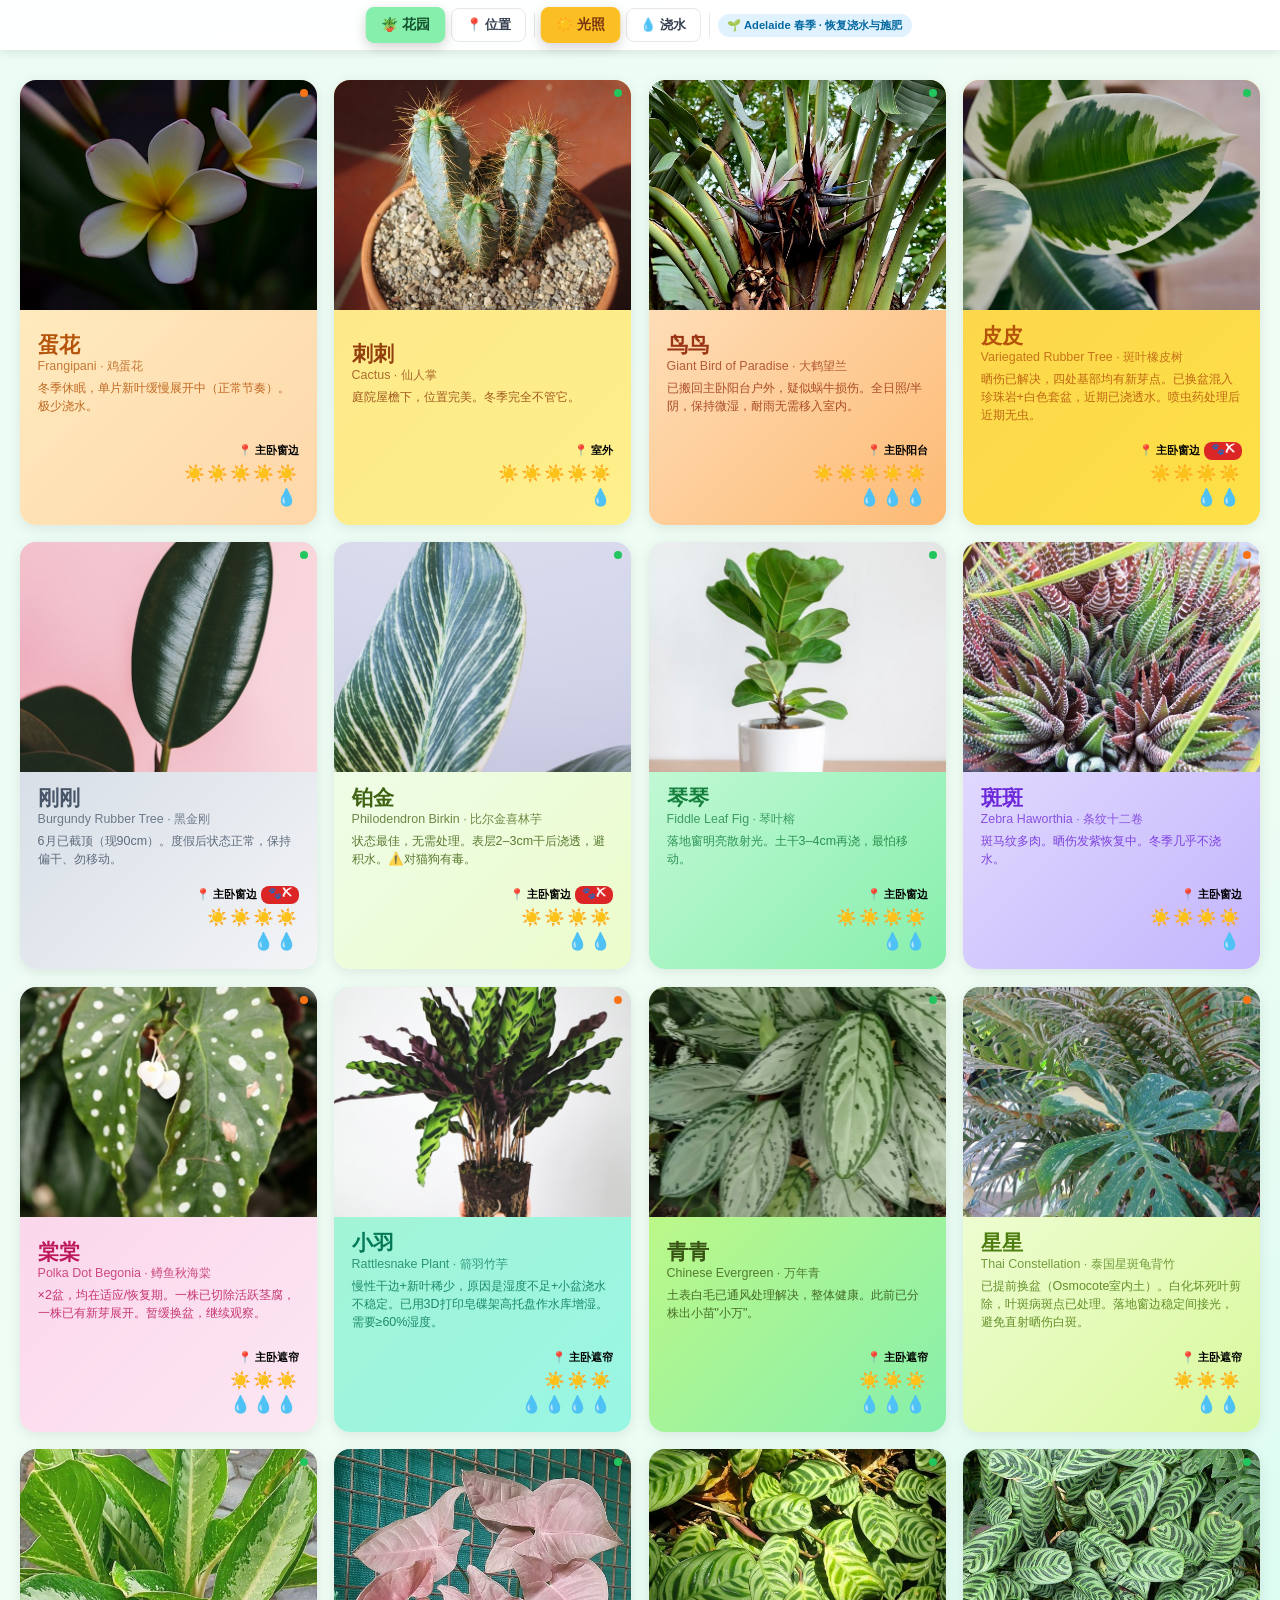
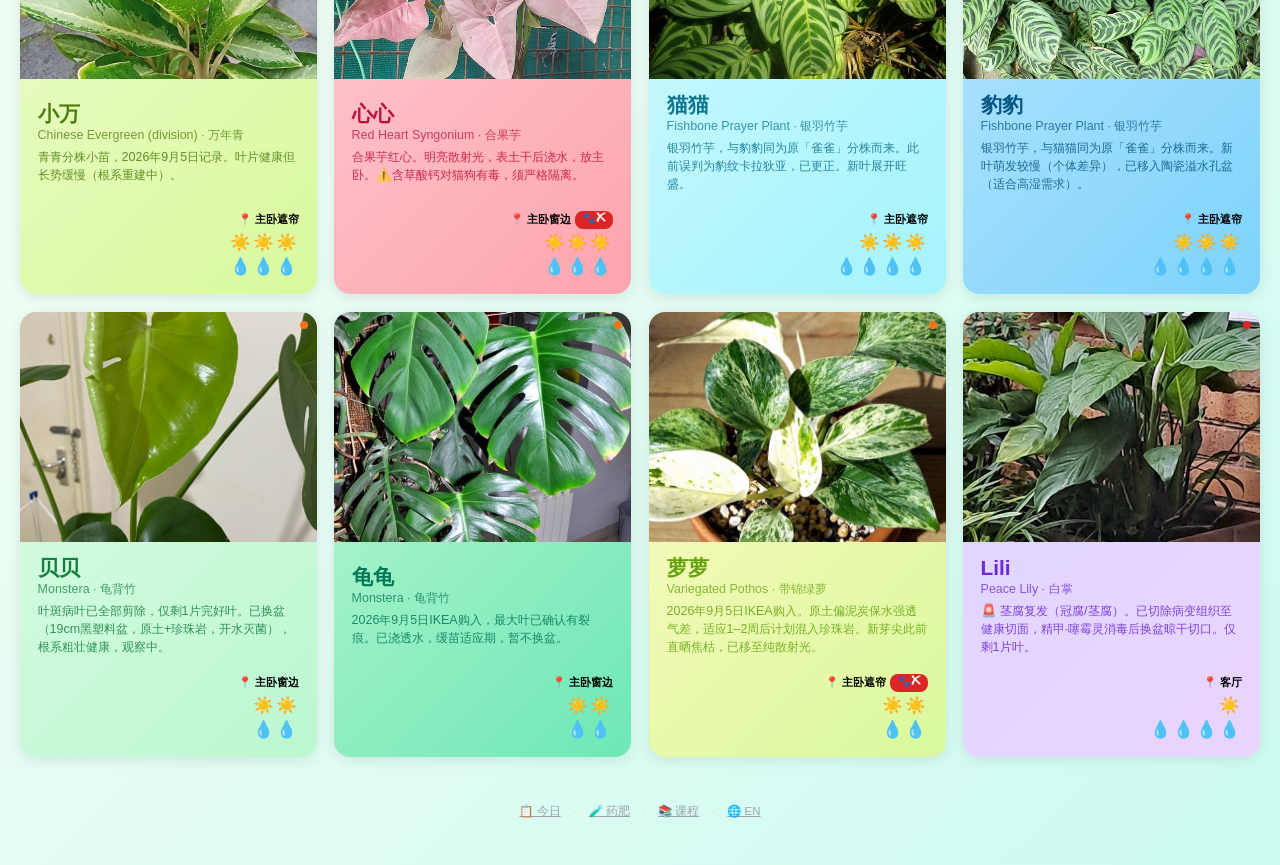
<file: index.html>
<!DOCTYPE html>
<html lang="zh-CN">
<head>
    <meta charset="UTF-8">
    <meta name="viewport" content="width=device-width, initial-scale=1.0">
    <title>秘密花园 · Emily's Secret Garden</title>
    <link rel="icon" href="icons/favicon-48.png" sizes="48x48" type="image/png">
    <link rel="icon" href="icons/favicon-32.png" sizes="32x32" type="image/png">
    <link rel="icon" href="icons/favicon-16.png" sizes="16x16" type="image/png">
    <link rel="apple-touch-icon" href="icons/icon-180.png">
    <link rel="manifest" href="manifest.webmanifest">
    <meta name="theme-color" content="#23711d">
    <meta name="apple-mobile-web-app-title" content="秘密花园">
    <meta name="apple-mobile-web-app-capable" content="yes">
    <meta name="mobile-web-app-capable" content="yes">
    <link rel="stylesheet" href="css/app.css">
</head>
<body>

<div class="controls">
    <button class="btn active view" id="btnGrid" onclick="setView('grid')">🪴</button>
    <button class="btn" id="btnLoc" onclick="setView('loc')">📍</button>
    <span class="divider-v"></span>
    <button class="btn active light" id="btnLight" onclick="setSortBy('light')">☀️</button>
    <button class="btn" id="btnWater" onclick="setSortBy('water')">💧</button>
    <span class="divider-v"></span>
    <span class="season-tag" id="seasonTag"></span>
</div>

<main>
    <div id="grid"></div>
    <div id="locationView"></div>
    <div id="dashboard"></div>
    <div id="chemView"></div>
    <div class="app-settings">
        <button id="btnTodayFooter" onclick="setView('today')"></button>
        <span class="app-settings-dot">·</span>
        <button id="btnChemFooter" onclick="setView('chem')"></button>
        <span class="app-settings-dot">·</span>
        <a id="lnkLessons" href="lessons/index.html"></a>
        <span class="app-settings-dot">·</span>
        <button id="btnLangFooter" onclick="toggleLang()"></button>
    </div>
</main>

<div id="modal" class="modal" onclick="closeModal(event)">
    <div class="modal-content" onclick="event.stopPropagation()">
        <div class="modal-header">
            <div>
                <div class="modal-title" id="modalTitle"></div>
                <div class="modal-subtitle" id="modalSubtitle"></div>
            </div>
            <div class="modal-header-actions">
                <button class="close-btn" onclick="closeModal()">×</button>
            </div>
        </div>
        <div id="modalBody"></div>
    </div>
</div>

<div id="lightbox" class="lightbox" onclick="closeLightbox(event)">
    <img id="lbImg" alt="" onclick="event.stopPropagation()">
    <div class="lb-meta" id="lbMeta"></div>
    <div class="lb-actions" onclick="event.stopPropagation()">
        <button class="lb-btn lb-del" id="lbDelBtn"></button>
        <button class="lb-btn lb-close" id="lbCloseBtn" onclick="closeLightbox()"></button>
    </div>
</div>

<script src="js/data-reference.js"></script>
<script src="js/data-plants.js"></script>
<script src="js/i18n.js"></script>
<script src="js/state.js"></script>
<script src="js/store-water.js"></script>
<script src="js/store-photos-local.js"></script>
<script src="js/store-photos-github.js"></script>
<script src="js/photos-ui.js"></script>
<script src="js/render-water.js"></script>
<script src="js/render-grid.js"></script>
<script src="js/render-location.js"></script>
<script src="js/render-chem.js"></script>
<script src="js/modal.js"></script>
<script src="js/app.js"></script>
</body>
</html>
</file>
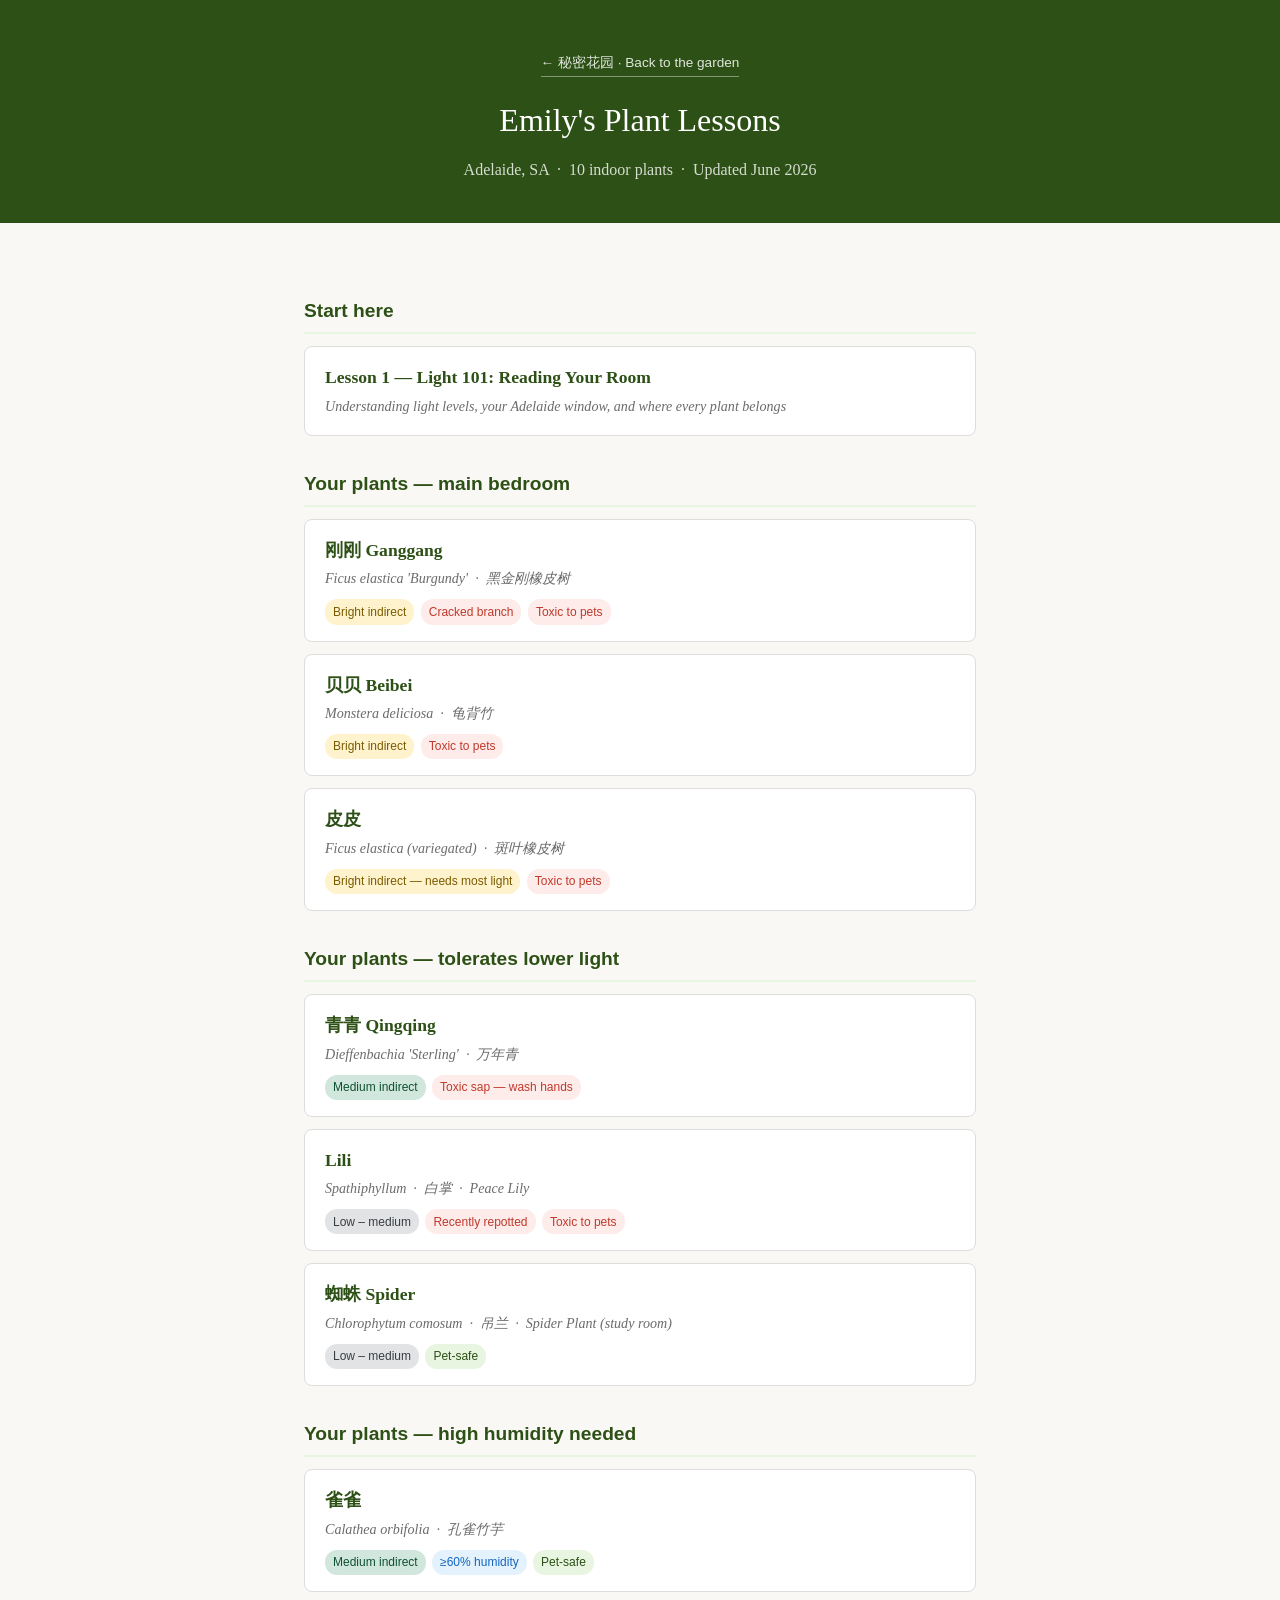
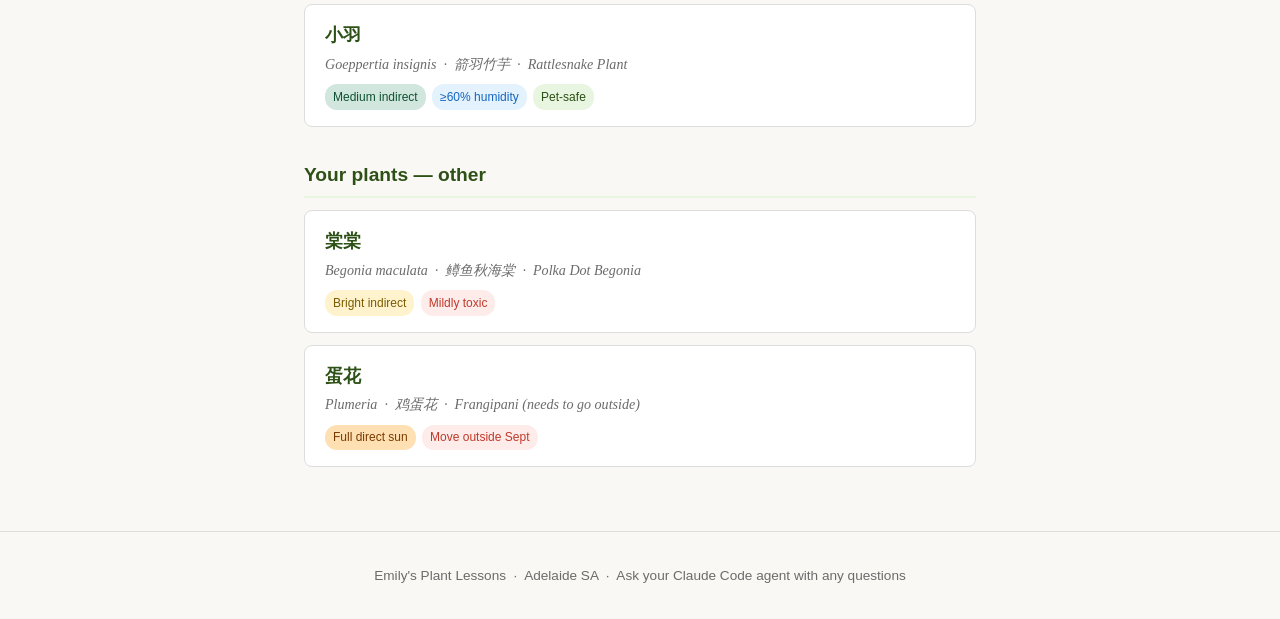
<file: lessons/index.html>
<!DOCTYPE html>
<html lang="en">
<head>
  <meta charset="UTF-8" />
  <meta name="viewport" content="width=device-width, initial-scale=1.0" />
  <title>Emily's Plant Lessons</title>
  <style>
    :root {
      --green-dark: #2d5016;
      --green-mid: #4a7c28;
      --green-light: #e8f5e0;
      --warm-bg: #faf8f4;
      --text: #1a1a1a;
      --muted: #6b6b6b;
      --border: #ddd;
    }
    * { box-sizing: border-box; margin: 0; padding: 0; }
    body { font-family: Georgia, serif; background: var(--warm-bg); color: var(--text); line-height: 1.7; font-size: 17px; }
    header { background: var(--green-dark); color: white; padding: 3rem 2rem 2.5rem; text-align: center; }
    header .back-link { display: inline-block; color: rgba(255,255,255,0.85); text-decoration: none;
      font-family: 'Helvetica Neue', Arial, sans-serif; font-size: 0.85rem; margin-bottom: 1rem;
      border-bottom: 1px solid rgba(255,255,255,0.4); padding-bottom: 2px; }
    header .back-link:hover { color: #fff; border-bottom-color: #fff; }
    header h1 { font-size: 2rem; font-weight: normal; margin-bottom: 0.5rem; }
    header p { opacity: 0.8; font-size: 1rem; }
    main { max-width: 720px; margin: 0 auto; padding: 2.5rem 1.5rem 4rem; }
    h2 { font-size: 1.2rem; color: var(--green-dark); margin: 2rem 0 0.75rem; padding-bottom: 0.3rem; border-bottom: 2px solid var(--green-light); font-family: 'Helvetica Neue', Arial, sans-serif; }
    .card-grid { display: grid; gap: 0.75rem; }
    .card { display: block; background: white; border: 1px solid var(--border); border-radius: 8px; padding: 1rem 1.25rem; text-decoration: none; color: var(--text); transition: border-color 0.15s; }
    .card:hover { border-color: var(--green-mid); }
    .card .nickname { font-size: 1.1rem; font-weight: bold; color: var(--green-dark); }
    .card .species { font-size: 0.88rem; color: var(--muted); font-style: italic; margin-top: 0.1rem; }
    .card .tags { margin-top: 0.5rem; display: flex; gap: 0.4rem; flex-wrap: wrap; }
    .tag { display: inline-block; padding: 0.15rem 0.5rem; border-radius: 12px; font-size: 0.75rem; font-family: 'Helvetica Neue', Arial, sans-serif; }
    .tag-bright { background: #fff3cd; color: #7a5c00; }
    .tag-medium { background: #d1e7dd; color: #0f5132; }
    .tag-low    { background: #e2e3e5; color: #383d41; }
    .tag-full   { background: #ffe0b2; color: #7a3b00; }
    .tag-humidity { background: #e3f2fd; color: #1565c0; }
    .tag-caution { background: #fdecea; color: #c0392b; }
    .tag-petfriendly { background: #e8f5e0; color: #2d5016; }
    footer { text-align: center; padding: 2rem; font-size: 0.85rem; color: var(--muted); border-top: 1px solid var(--border); font-family: 'Helvetica Neue', Arial, sans-serif; }
  </style>
</head>
<body>
<header>
  <a class="back-link" href="../index.html">← 秘密花园 · Back to the garden</a>
  <h1>Emily's Plant Lessons</h1>
  <p>Adelaide, SA &nbsp;·&nbsp; 10 indoor plants &nbsp;·&nbsp; Updated June 2026</p>
</header>
<main>

  <h2>Start here</h2>
  <div class="card-grid">
    <a class="card" href="0001-light-101.html">
      <div class="nickname">Lesson 1 — Light 101: Reading Your Room</div>
      <div class="species">Understanding light levels, your Adelaide window, and where every plant belongs</div>
    </a>
  </div>

  <h2>Your plants — main bedroom</h2>
  <div class="card-grid">
    <a class="card" href="0002-ganggang-ficus-burgundy.html">
      <div class="nickname">刚刚 Ganggang</div>
      <div class="species">Ficus elastica 'Burgundy' &nbsp;·&nbsp; 黑金刚橡皮树</div>
      <div class="tags">
        <span class="tag tag-bright">Bright indirect</span>
        <span class="tag tag-caution">Cracked branch</span>
        <span class="tag tag-caution">Toxic to pets</span>
      </div>
    </a>
    <a class="card" href="0003-beibei-monstera.html">
      <div class="nickname">贝贝 Beibei</div>
      <div class="species">Monstera deliciosa &nbsp;·&nbsp; 龟背竹</div>
      <div class="tags">
        <span class="tag tag-bright">Bright indirect</span>
        <span class="tag tag-caution">Toxic to pets</span>
      </div>
    </a>
    <a class="card" href="0009-pipi-variegated-ficus.html">
      <div class="nickname">皮皮</div>
      <div class="species">Ficus elastica (variegated) &nbsp;·&nbsp; 斑叶橡皮树</div>
      <div class="tags">
        <span class="tag tag-bright">Bright indirect — needs most light</span>
        <span class="tag tag-caution">Toxic to pets</span>
      </div>
    </a>
  </div>

  <h2>Your plants — tolerates lower light</h2>
  <div class="card-grid">
    <a class="card" href="0004-qingqing-dieffenbachia.html">
      <div class="nickname">青青 Qingqing</div>
      <div class="species">Dieffenbachia 'Sterling' &nbsp;·&nbsp; 万年青</div>
      <div class="tags">
        <span class="tag tag-medium">Medium indirect</span>
        <span class="tag tag-caution">Toxic sap — wash hands</span>
      </div>
    </a>
    <a class="card" href="0005-lili-peace-lily.html">
      <div class="nickname">Lili</div>
      <div class="species">Spathiphyllum &nbsp;·&nbsp; 白掌 &nbsp;·&nbsp; Peace Lily</div>
      <div class="tags">
        <span class="tag tag-low">Low – medium</span>
        <span class="tag tag-caution">Recently repotted</span>
        <span class="tag tag-caution">Toxic to pets</span>
      </div>
    </a>
    <a class="card" href="0006-spider-plant.html">
      <div class="nickname">蜘蛛 Spider</div>
      <div class="species">Chlorophytum comosum &nbsp;·&nbsp; 吊兰 &nbsp;·&nbsp; Spider Plant (study room)</div>
      <div class="tags">
        <span class="tag tag-low">Low – medium</span>
        <span class="tag tag-petfriendly">Pet-safe</span>
      </div>
    </a>
  </div>

  <h2>Your plants — high humidity needed</h2>
  <div class="card-grid">
    <a class="card" href="0007-queque-calathea.html">
      <div class="nickname">雀雀</div>
      <div class="species">Calathea orbifolia &nbsp;·&nbsp; 孔雀竹芋</div>
      <div class="tags">
        <span class="tag tag-medium">Medium indirect</span>
        <span class="tag tag-humidity">≥60% humidity</span>
        <span class="tag tag-petfriendly">Pet-safe</span>
      </div>
    </a>
    <a class="card" href="0010-baobao-goeppertia.html">
      <div class="nickname">小羽</div>
      <div class="species">Goeppertia insignis &nbsp;·&nbsp; 箭羽竹芋 &nbsp;·&nbsp; Rattlesnake Plant</div>
      <div class="tags">
        <span class="tag tag-medium">Medium indirect</span>
        <span class="tag tag-humidity">≥60% humidity</span>
        <span class="tag tag-petfriendly">Pet-safe</span>
      </div>
    </a>
  </div>

  <h2>Your plants — other</h2>
  <div class="card-grid">
    <a class="card" href="0008-tangtan-begonia.html">
      <div class="nickname">棠棠</div>
      <div class="species">Begonia maculata &nbsp;·&nbsp; 鳟鱼秋海棠 &nbsp;·&nbsp; Polka Dot Begonia</div>
      <div class="tags">
        <span class="tag tag-bright">Bright indirect</span>
        <span class="tag tag-caution">Mildly toxic</span>
      </div>
    </a>
    <a class="card" href="0011-danhua-frangipani.html">
      <div class="nickname">蛋花</div>
      <div class="species">Plumeria &nbsp;·&nbsp; 鸡蛋花 &nbsp;·&nbsp; Frangipani (needs to go outside)</div>
      <div class="tags">
        <span class="tag tag-full">Full direct sun</span>
        <span class="tag tag-caution">Move outside Sept</span>
      </div>
    </a>
  </div>

</main>
<footer>
  Emily's Plant Lessons &nbsp;·&nbsp; Adelaide SA &nbsp;·&nbsp; Ask your Claude Code agent with any questions
</footer>
</body>
</html>
</file>
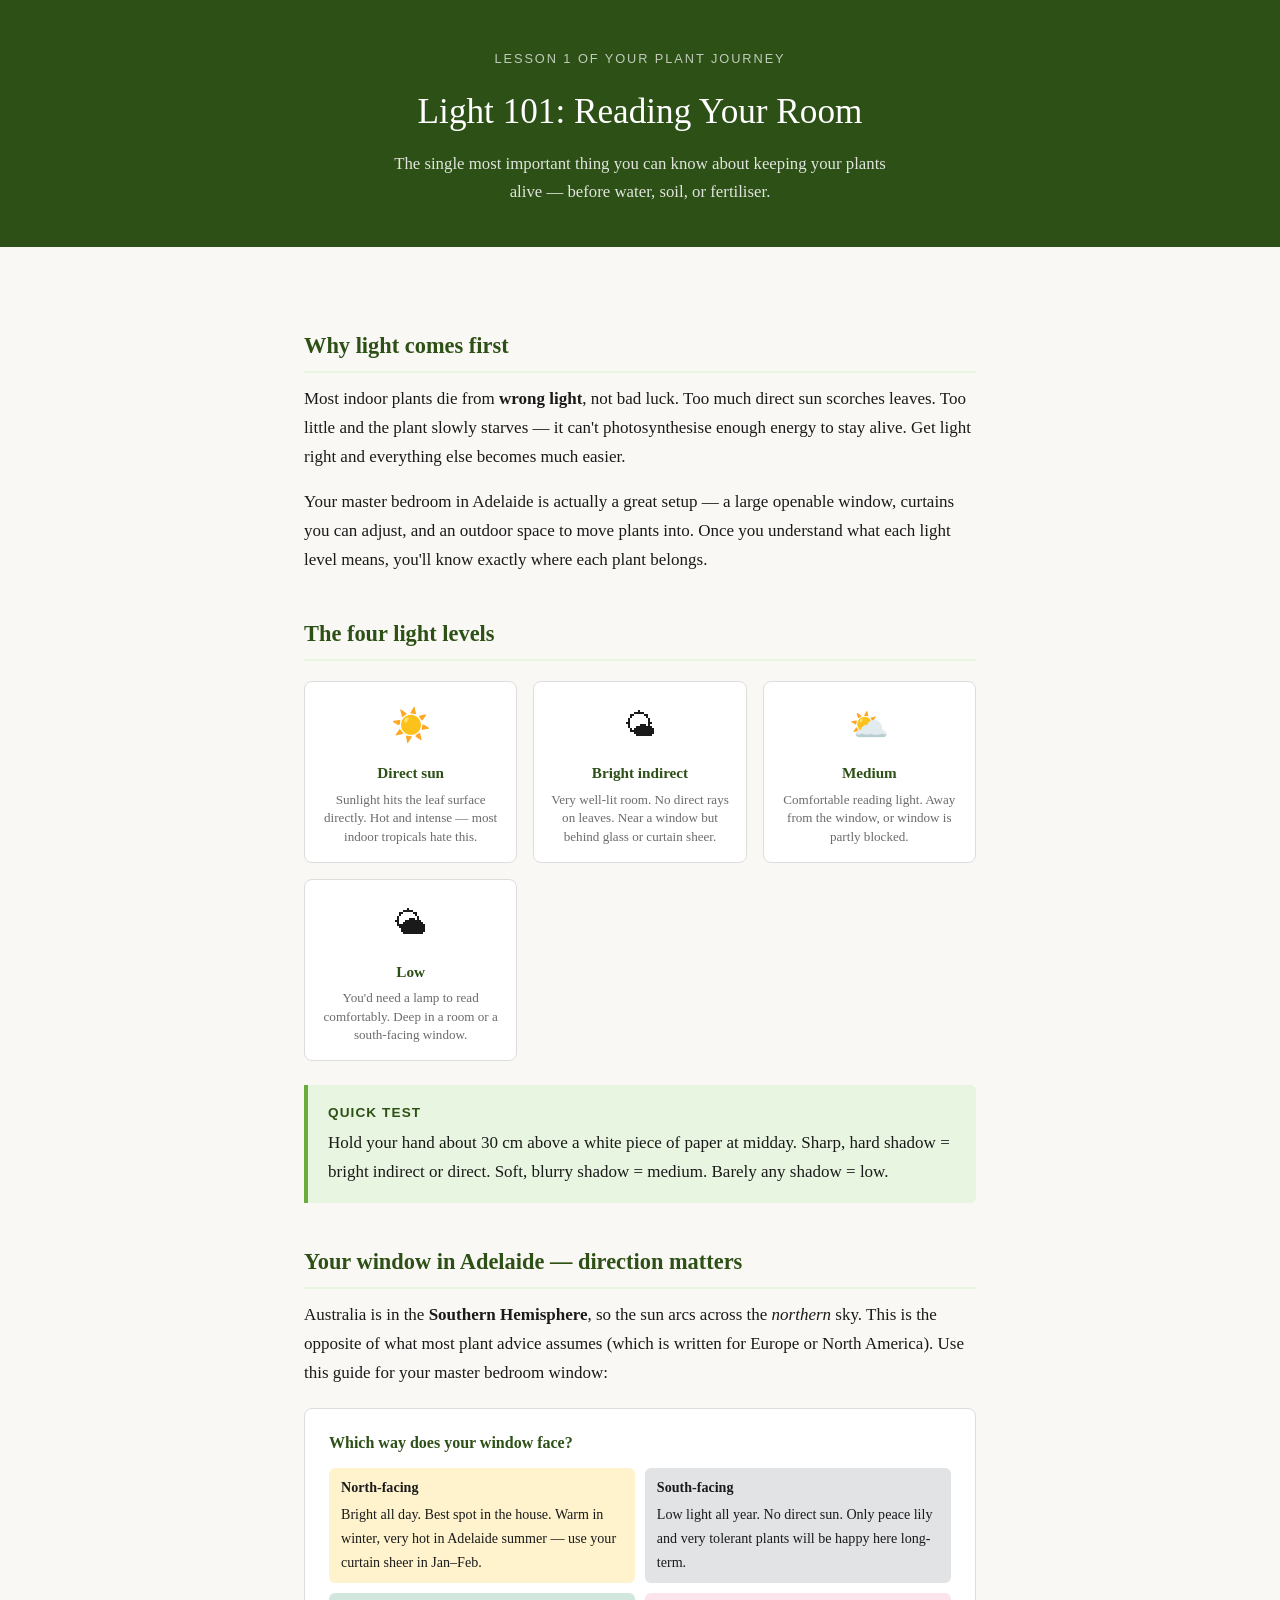
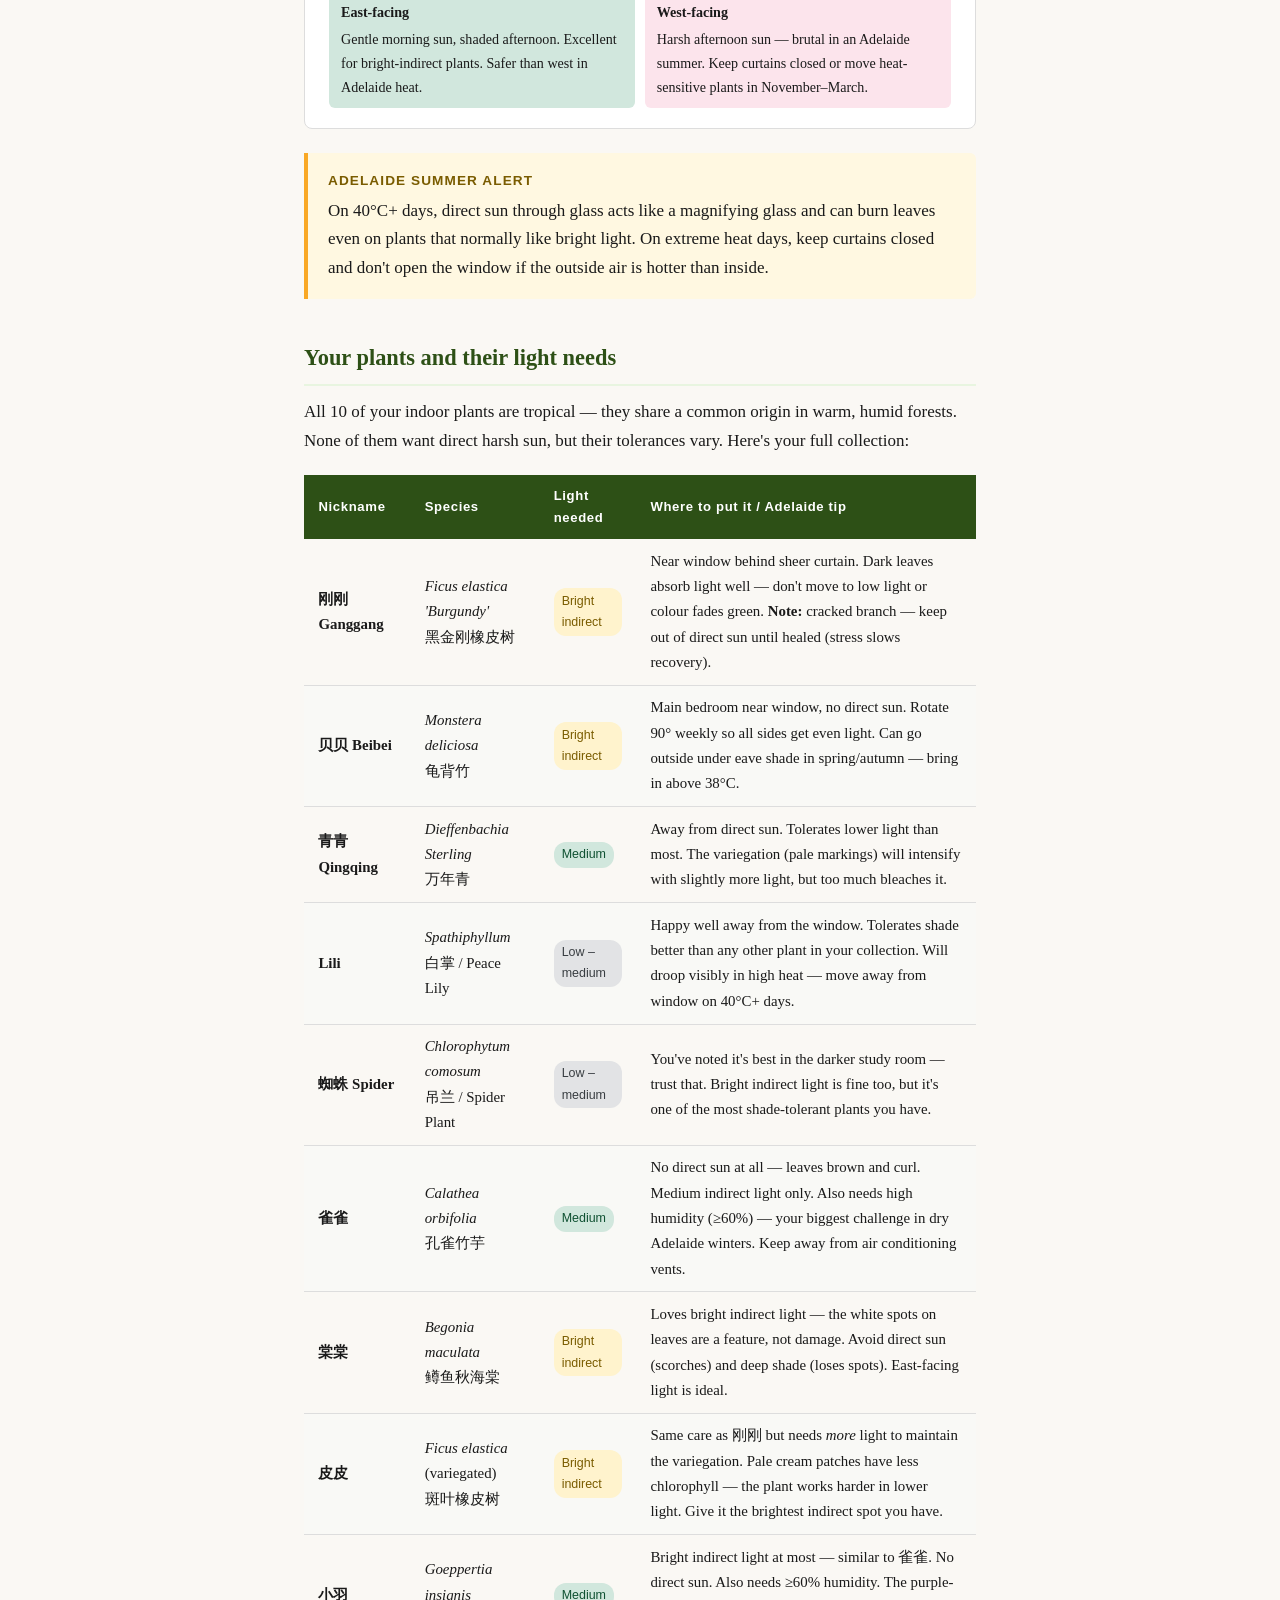
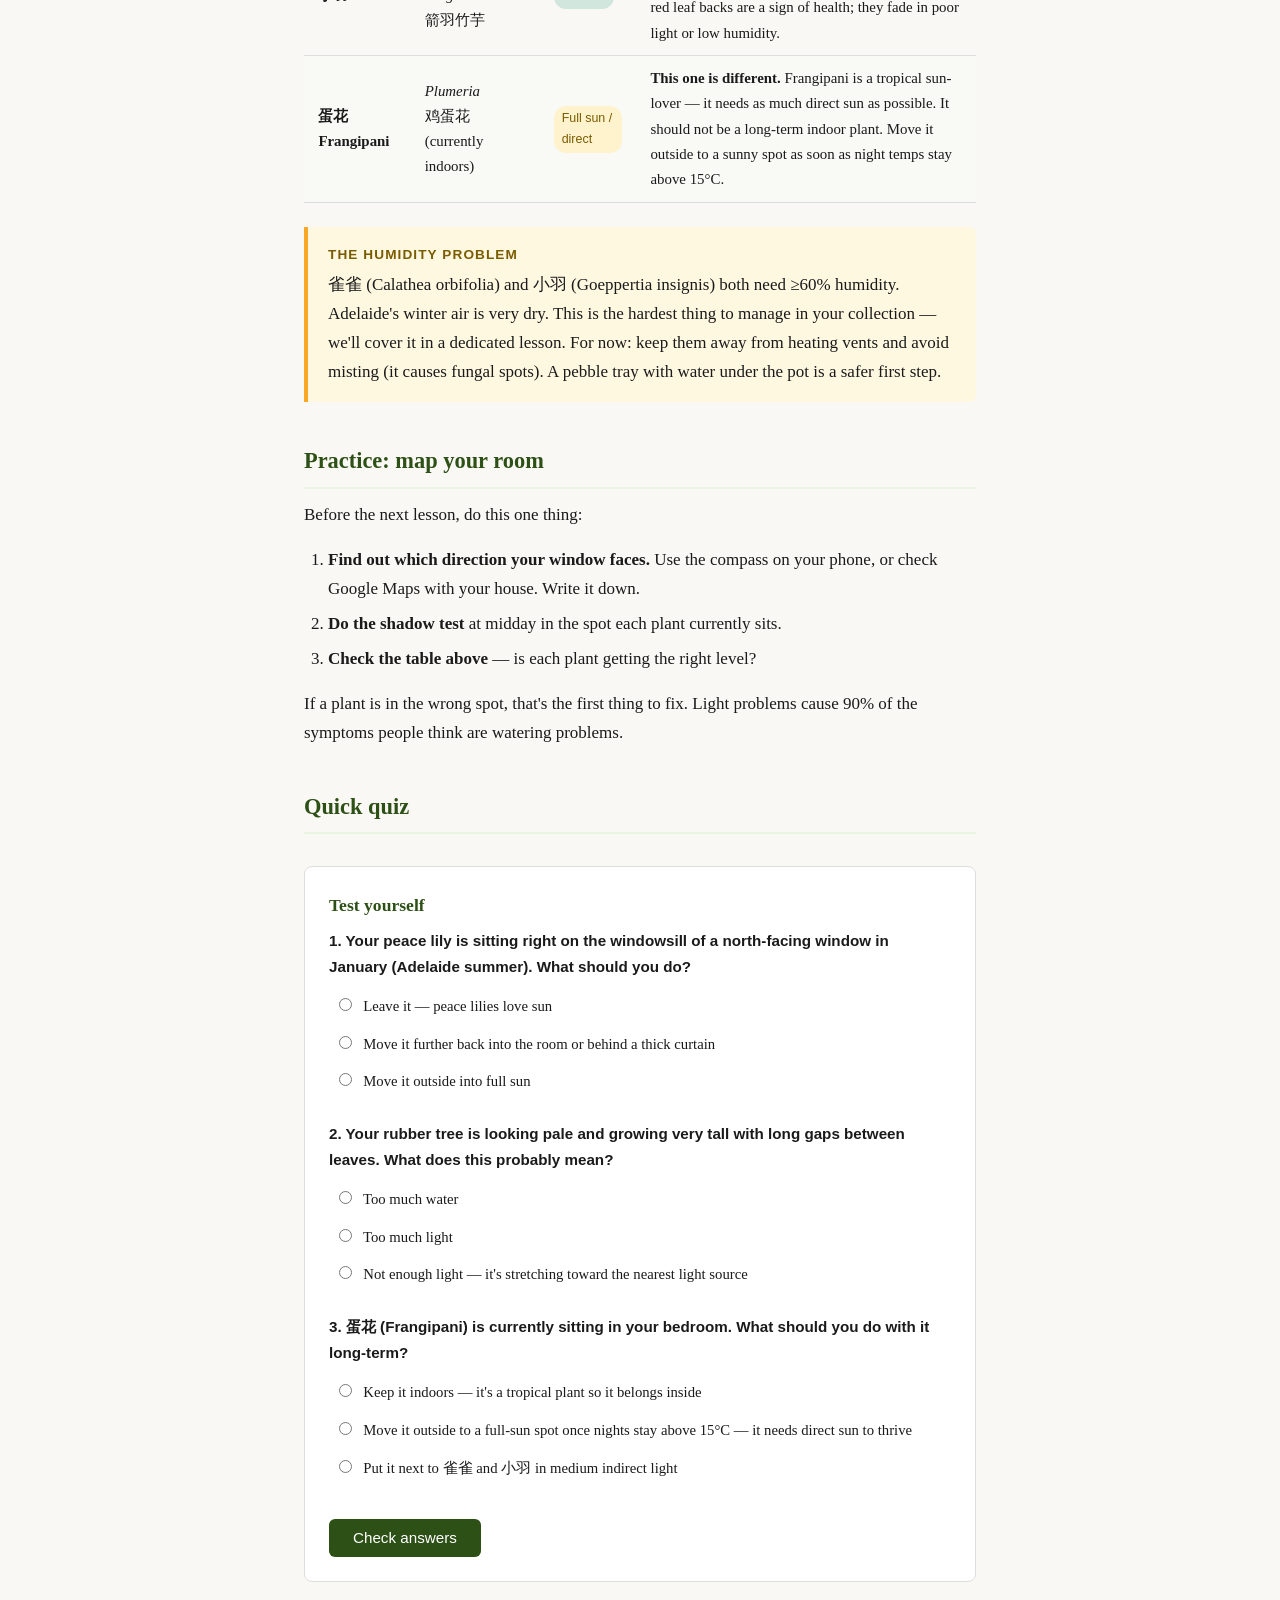
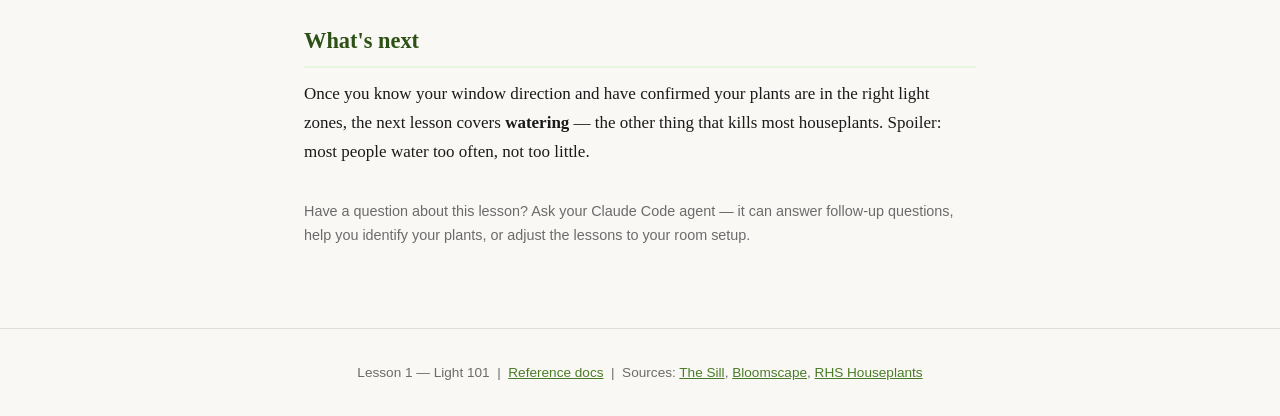
<file: lessons/0001-light-101.html>
<!DOCTYPE html>
<html lang="en">
<head>
  <meta charset="UTF-8" />
  <meta name="viewport" content="width=device-width, initial-scale=1.0" />
  <title>Lesson 1 — Light 101: Reading Your Room</title>
  <style>
    :root {
      --green-dark: #2d5016;
      --green-mid: #4a7c28;
      --green-light: #e8f5e0;
      --green-accent: #6aad3d;
      --warm-bg: #faf8f4;
      --text: #1a1a1a;
      --muted: #6b6b6b;
      --border: #ddd;
      --warning-bg: #fff8e1;
      --warning-border: #f9a825;
      --tip-bg: #e8f5e0;
      --tip-border: #6aad3d;
    }

    * { box-sizing: border-box; margin: 0; padding: 0; }

    body {
      font-family: Georgia, 'Times New Roman', serif;
      background: var(--warm-bg);
      color: var(--text);
      line-height: 1.7;
      font-size: 17px;
    }

    header {
      background: var(--green-dark);
      color: white;
      padding: 3rem 2rem 2.5rem;
      text-align: center;
    }

    header .lesson-number {
      font-family: 'Helvetica Neue', Arial, sans-serif;
      font-size: 0.8rem;
      letter-spacing: 0.15em;
      text-transform: uppercase;
      opacity: 0.7;
      margin-bottom: 0.75rem;
    }

    header h1 {
      font-size: 2.2rem;
      font-weight: normal;
      margin-bottom: 0.5rem;
    }

    header p {
      font-size: 1.05rem;
      opacity: 0.85;
      max-width: 520px;
      margin: 0 auto;
    }

    main {
      max-width: 720px;
      margin: 0 auto;
      padding: 2.5rem 1.5rem 4rem;
    }

    h2 {
      font-size: 1.4rem;
      color: var(--green-dark);
      margin: 2.5rem 0 0.75rem;
      padding-bottom: 0.4rem;
      border-bottom: 2px solid var(--green-light);
    }

    h3 {
      font-size: 1.1rem;
      color: var(--green-mid);
      margin: 1.5rem 0 0.4rem;
    }

    p { margin-bottom: 1rem; }

    ul, ol {
      padding-left: 1.5rem;
      margin-bottom: 1rem;
    }

    li { margin-bottom: 0.4rem; }

    a { color: var(--green-mid); }

    .callout {
      border-left: 4px solid;
      padding: 1rem 1.25rem;
      margin: 1.5rem 0;
      border-radius: 0 6px 6px 0;
    }

    .callout.tip {
      background: var(--tip-bg);
      border-color: var(--tip-border);
    }

    .callout.warning {
      background: var(--warning-bg);
      border-color: var(--warning-border);
    }

    .callout strong {
      display: block;
      margin-bottom: 0.3rem;
      font-family: 'Helvetica Neue', Arial, sans-serif;
      font-size: 0.85rem;
      text-transform: uppercase;
      letter-spacing: 0.08em;
    }

    .callout.tip strong { color: var(--green-dark); }
    .callout.warning strong { color: #7a5c00; }

    /* Light level cards */
    .light-grid {
      display: grid;
      grid-template-columns: repeat(auto-fit, minmax(160px, 1fr));
      gap: 1rem;
      margin: 1.25rem 0;
    }

    .light-card {
      border: 1px solid var(--border);
      border-radius: 8px;
      padding: 1rem;
      background: white;
      text-align: center;
    }

    .light-card .icon {
      font-size: 2rem;
      margin-bottom: 0.5rem;
    }

    .light-card h4 {
      font-size: 0.95rem;
      color: var(--green-dark);
      margin-bottom: 0.3rem;
    }

    .light-card p {
      font-size: 0.82rem;
      color: var(--muted);
      margin: 0;
      line-height: 1.4;
    }

    /* Plant table */
    table {
      width: 100%;
      border-collapse: collapse;
      margin: 1.25rem 0;
      font-size: 0.93rem;
    }

    th {
      background: var(--green-dark);
      color: white;
      text-align: left;
      padding: 0.6rem 0.9rem;
      font-family: 'Helvetica Neue', Arial, sans-serif;
      font-size: 0.82rem;
      letter-spacing: 0.05em;
    }

    td {
      padding: 0.6rem 0.9rem;
      border-bottom: 1px solid var(--border);
    }

    tr:nth-child(even) td { background: #f9f9f6; }

    .tag {
      display: inline-block;
      padding: 0.15rem 0.5rem;
      border-radius: 12px;
      font-size: 0.78rem;
      font-family: 'Helvetica Neue', Arial, sans-serif;
    }

    .tag-bright { background: #fff3cd; color: #7a5c00; }
    .tag-medium { background: #d1e7dd; color: #0f5132; }
    .tag-low    { background: #e2e3e5; color: #383d41; }

    /* Compass widget */
    .compass-box {
      background: white;
      border: 1px solid var(--border);
      border-radius: 8px;
      padding: 1.25rem 1.5rem;
      margin: 1.25rem 0;
    }

    .compass-box h4 {
      font-size: 1rem;
      color: var(--green-dark);
      margin-bottom: 0.75rem;
    }

    .compass-directions {
      display: grid;
      grid-template-columns: 1fr 1fr;
      gap: 0.6rem;
    }

    .dir {
      padding: 0.5rem 0.75rem;
      border-radius: 6px;
      font-size: 0.88rem;
    }

    .dir-north { background: #fff3cd; }
    .dir-south { background: #e2e3e5; }
    .dir-east  { background: #d1e7dd; }
    .dir-west  { background: #fce4ec; }

    .dir strong { display: block; margin-bottom: 0.2rem; }

    /* Quiz */
    .quiz {
      background: white;
      border: 1px solid var(--border);
      border-radius: 8px;
      padding: 1.5rem;
      margin: 2rem 0;
    }

    .quiz h3 {
      margin-top: 0;
      color: var(--green-dark);
    }

    .question {
      margin-bottom: 1.25rem;
    }

    .question p {
      font-weight: bold;
      margin-bottom: 0.5rem;
      font-family: 'Helvetica Neue', Arial, sans-serif;
      font-size: 0.95rem;
    }

    .options label {
      display: block;
      padding: 0.4rem 0.6rem;
      border-radius: 4px;
      cursor: pointer;
      font-size: 0.92rem;
    }

    .options label:hover { background: var(--green-light); }

    .options input[type="radio"] { margin-right: 0.5rem; }

    .quiz-btn {
      background: var(--green-dark);
      color: white;
      border: none;
      padding: 0.65rem 1.5rem;
      border-radius: 6px;
      font-size: 0.95rem;
      cursor: pointer;
      font-family: 'Helvetica Neue', Arial, sans-serif;
      margin-top: 0.75rem;
    }

    .quiz-btn:hover { background: var(--green-mid); }

    .result {
      margin-top: 1rem;
      padding: 0.75rem 1rem;
      border-radius: 6px;
      display: none;
      font-family: 'Helvetica Neue', Arial, sans-serif;
      font-size: 0.93rem;
    }

    .result.correct { background: var(--tip-bg); color: var(--green-dark); }
    .result.wrong   { background: var(--warning-bg); color: #7a5c00; }

    footer {
      text-align: center;
      padding: 2rem;
      font-size: 0.85rem;
      color: var(--muted);
      border-top: 1px solid var(--border);
      font-family: 'Helvetica Neue', Arial, sans-serif;
    }

    footer a { color: var(--green-mid); }

    @media print {
      header { background: white; color: var(--text); border-bottom: 2px solid var(--green-dark); }
      .quiz { break-inside: avoid; }
    }
  </style>
</head>
<body>

<header>
  <div class="lesson-number">Lesson 1 of your plant journey</div>
  <h1>Light 101: Reading Your Room</h1>
  <p>The single most important thing you can know about keeping your plants alive — before water, soil, or fertiliser.</p>
</header>

<main>

  <h2>Why light comes first</h2>
  <p>
    Most indoor plants die from <strong>wrong light</strong>, not bad luck. Too much direct sun scorches leaves. Too little and the plant slowly starves — it can't photosynthesise enough energy to stay alive. Get light right and everything else becomes much easier.
  </p>
  <p>
    Your master bedroom in Adelaide is actually a great setup — a large openable window, curtains you can adjust, and an outdoor space to move plants into. Once you understand what each light level means, you'll know exactly where each plant belongs.
  </p>

  <h2>The four light levels</h2>

  <div class="light-grid">
    <div class="light-card">
      <div class="icon">☀️</div>
      <h4>Direct sun</h4>
      <p>Sunlight hits the leaf surface directly. Hot and intense — most indoor tropicals hate this.</p>
    </div>
    <div class="light-card">
      <div class="icon">🌤</div>
      <h4>Bright indirect</h4>
      <p>Very well-lit room. No direct rays on leaves. Near a window but behind glass or curtain sheer.</p>
    </div>
    <div class="light-card">
      <div class="icon">⛅</div>
      <h4>Medium</h4>
      <p>Comfortable reading light. Away from the window, or window is partly blocked.</p>
    </div>
    <div class="light-card">
      <div class="icon">🌥</div>
      <h4>Low</h4>
      <p>You'd need a lamp to read comfortably. Deep in a room or a south-facing window.</p>
    </div>
  </div>

  <div class="callout tip">
    <strong>Quick test</strong>
    Hold your hand about 30 cm above a white piece of paper at midday. Sharp, hard shadow = bright indirect or direct. Soft, blurry shadow = medium. Barely any shadow = low.
  </div>

  <h2>Your window in Adelaide — direction matters</h2>

  <p>
    Australia is in the <strong>Southern Hemisphere</strong>, so the sun arcs across the <em>northern</em> sky. This is the opposite of what most plant advice assumes (which is written for Europe or North America). Use this guide for your master bedroom window:
  </p>

  <div class="compass-box">
    <h4>Which way does your window face?</h4>
    <div class="compass-directions">
      <div class="dir dir-north">
        <strong>North-facing</strong>
        Bright all day. Best spot in the house. Warm in winter, very hot in Adelaide summer — use your curtain sheer in Jan–Feb.
      </div>
      <div class="dir dir-south">
        <strong>South-facing</strong>
        Low light all year. No direct sun. Only peace lily and very tolerant plants will be happy here long-term.
      </div>
      <div class="dir dir-east">
        <strong>East-facing</strong>
        Gentle morning sun, shaded afternoon. Excellent for bright-indirect plants. Safer than west in Adelaide heat.
      </div>
      <div class="dir dir-west">
        <strong>West-facing</strong>
        Harsh afternoon sun — brutal in an Adelaide summer. Keep curtains closed or move heat-sensitive plants in November–March.
      </div>
    </div>
  </div>

  <div class="callout warning">
    <strong>Adelaide summer alert</strong>
    On 40°C+ days, direct sun through glass acts like a magnifying glass and can burn leaves even on plants that normally like bright light. On extreme heat days, keep curtains closed and don't open the window if the outside air is hotter than inside.
  </div>

  <h2>Your plants and their light needs</h2>

  <p>All 10 of your indoor plants are tropical — they share a common origin in warm, humid forests. None of them want direct harsh sun, but their tolerances vary. Here's your full collection:</p>

  <table>
    <thead>
      <tr>
        <th>Nickname</th>
        <th>Species</th>
        <th>Light needed</th>
        <th>Where to put it / Adelaide tip</th>
      </tr>
    </thead>
    <tbody>
      <tr>
        <td><strong>刚刚 Ganggang</strong></td>
        <td><em>Ficus elastica 'Burgundy'</em><br>黑金刚橡皮树</td>
        <td><span class="tag tag-bright">Bright indirect</span></td>
        <td>Near window behind sheer curtain. Dark leaves absorb light well — don't move to low light or colour fades green. <strong>Note:</strong> cracked branch — keep out of direct sun until healed (stress slows recovery).</td>
      </tr>
      <tr>
        <td><strong>贝贝 Beibei</strong></td>
        <td><em>Monstera deliciosa</em><br>龟背竹</td>
        <td><span class="tag tag-bright">Bright indirect</span></td>
        <td>Main bedroom near window, no direct sun. Rotate 90° weekly so all sides get even light. Can go outside under eave shade in spring/autumn — bring in above 38°C.</td>
      </tr>
      <tr>
        <td><strong>青青 Qingqing</strong></td>
        <td><em>Dieffenbachia Sterling</em><br>万年青</td>
        <td><span class="tag tag-medium">Medium</span></td>
        <td>Away from direct sun. Tolerates lower light than most. The variegation (pale markings) will intensify with slightly more light, but too much bleaches it.</td>
      </tr>
      <tr>
        <td><strong>Lili</strong></td>
        <td><em>Spathiphyllum</em><br>白掌 / Peace Lily</td>
        <td><span class="tag tag-low">Low – medium</span></td>
        <td>Happy well away from the window. Tolerates shade better than any other plant in your collection. Will droop visibly in high heat — move away from window on 40°C+ days.</td>
      </tr>
      <tr>
        <td><strong>蜘蛛 Spider</strong></td>
        <td><em>Chlorophytum comosum</em><br>吊兰 / Spider Plant</td>
        <td><span class="tag tag-low">Low – medium</span></td>
        <td>You've noted it's best in the darker study room — trust that. Bright indirect light is fine too, but it's one of the most shade-tolerant plants you have.</td>
      </tr>
      <tr>
        <td><strong>雀雀</strong></td>
        <td><em>Calathea orbifolia</em><br>孔雀竹芋</td>
        <td><span class="tag tag-medium">Medium</span></td>
        <td>No direct sun at all — leaves brown and curl. Medium indirect light only. Also needs high humidity (≥60%) — your biggest challenge in dry Adelaide winters. Keep away from air conditioning vents.</td>
      </tr>
      <tr>
        <td><strong>棠棠</strong></td>
        <td><em>Begonia maculata</em><br>鳟鱼秋海棠</td>
        <td><span class="tag tag-bright">Bright indirect</span></td>
        <td>Loves bright indirect light — the white spots on leaves are a feature, not damage. Avoid direct sun (scorches) and deep shade (loses spots). East-facing light is ideal.</td>
      </tr>
      <tr>
        <td><strong>皮皮</strong></td>
        <td><em>Ficus elastica</em> (variegated)<br>斑叶橡皮树</td>
        <td><span class="tag tag-bright">Bright indirect</span></td>
        <td>Same care as 刚刚 but needs <em>more</em> light to maintain the variegation. Pale cream patches have less chlorophyll — the plant works harder in lower light. Give it the brightest indirect spot you have.</td>
      </tr>
      <tr>
        <td><strong>小羽</strong></td>
        <td><em>Goeppertia insignis</em><br>箭羽竹芋</td>
        <td><span class="tag tag-medium">Medium</span></td>
        <td>Bright indirect light at most — similar to 雀雀. No direct sun. Also needs ≥60% humidity. The purple-red leaf backs are a sign of health; they fade in poor light or low humidity.</td>
      </tr>
      <tr>
        <td><strong>蛋花 Frangipani</strong></td>
        <td><em>Plumeria</em><br>鸡蛋花 (currently indoors)</td>
        <td><span class="tag tag-bright">Full sun / direct</span></td>
        <td><strong>This one is different.</strong> Frangipani is a tropical sun-lover — it needs as much direct sun as possible. It should not be a long-term indoor plant. Move it outside to a sunny spot as soon as night temps stay above 15°C.</td>
      </tr>
    </tbody>
  </table>

  <div class="callout warning">
    <strong>The humidity problem</strong>
    雀雀 (Calathea orbifolia) and 小羽 (Goeppertia insignis) both need ≥60% humidity. Adelaide's winter air is very dry. This is the hardest thing to manage in your collection — we'll cover it in a dedicated lesson. For now: keep them away from heating vents and avoid misting (it causes fungal spots). A pebble tray with water under the pot is a safer first step.
  </div>

  <h2>Practice: map your room</h2>
  <p>Before the next lesson, do this one thing:</p>
  <ol>
    <li><strong>Find out which direction your window faces.</strong> Use the compass on your phone, or check Google Maps with your house. Write it down.</li>
    <li><strong>Do the shadow test</strong> at midday in the spot each plant currently sits.</li>
    <li><strong>Check the table above</strong> — is each plant getting the right level?</li>
  </ol>
  <p>If a plant is in the wrong spot, that's the first thing to fix. Light problems cause 90% of the symptoms people think are watering problems.</p>

  <h2>Quick quiz</h2>

  <div class="quiz">
    <h3>Test yourself</h3>

    <div class="question" id="q1">
      <p>1. Your peace lily is sitting right on the windowsill of a north-facing window in January (Adelaide summer). What should you do?</p>
      <div class="options">
        <label><input type="radio" name="q1" value="a"> Leave it — peace lilies love sun</label>
        <label><input type="radio" name="q1" value="b"> Move it further back into the room or behind a thick curtain</label>
        <label><input type="radio" name="q1" value="c"> Move it outside into full sun</label>
      </div>
    </div>

    <div class="question" id="q2">
      <p>2. Your rubber tree is looking pale and growing very tall with long gaps between leaves. What does this probably mean?</p>
      <div class="options">
        <label><input type="radio" name="q2" value="a"> Too much water</label>
        <label><input type="radio" name="q2" value="b"> Too much light</label>
        <label><input type="radio" name="q2" value="c"> Not enough light — it's stretching toward the nearest light source</label>
      </div>
    </div>

    <div class="question" id="q3">
      <p>3. 蛋花 (Frangipani) is currently sitting in your bedroom. What should you do with it long-term?</p>
      <div class="options">
        <label><input type="radio" name="q3" value="a"> Keep it indoors — it's a tropical plant so it belongs inside</label>
        <label><input type="radio" name="q3" value="b"> Move it outside to a full-sun spot once nights stay above 15°C — it needs direct sun to thrive</label>
        <label><input type="radio" name="q3" value="c"> Put it next to 雀雀 and 小羽 in medium indirect light</label>
      </div>
    </div>

    <button class="quiz-btn" onclick="checkQuiz()">Check answers</button>

    <div class="result" id="quiz-result"></div>
  </div>

  <h2>What's next</h2>
  <p>
    Once you know your window direction and have confirmed your plants are in the right light zones, the next lesson covers <strong>watering</strong> — the other thing that kills most houseplants. Spoiler: most people water too often, not too little.
  </p>

  <p style="margin-top: 2rem; font-size: 0.9rem; color: var(--muted); font-family: 'Helvetica Neue', Arial, sans-serif;">
    Have a question about this lesson? Ask your Claude Code agent — it can answer follow-up questions, help you identify your plants, or adjust the lessons to your room setup.
  </p>

</main>

<footer>
  Lesson 1 — Light 101 &nbsp;|&nbsp;
  <a href="../reference/">Reference docs</a> &nbsp;|&nbsp;
  Sources: <a href="https://www.thesill.com/blogs/care-miscellany" target="_blank">The Sill</a>,
  <a href="https://bloomscape.com/plant-care-guide/" target="_blank">Bloomscape</a>,
  <a href="https://www.rhs.org.uk/plants/types/houseplants" target="_blank">RHS Houseplants</a>
</footer>

<script>
  const answers = { q1: 'b', q2: 'c', q3: 'b' };

  function checkQuiz() {
    let correct = 0;
    let total = Object.keys(answers).length;
    const feedback = [];

    for (const [q, correct_ans] of Object.entries(answers)) {
      const selected = document.querySelector(`input[name="${q}"]:checked`);
      if (!selected) {
        document.getElementById('quiz-result').style.display = 'block';
        document.getElementById('quiz-result').className = 'result wrong';
        document.getElementById('quiz-result').textContent = 'Please answer all questions first.';
        return;
      }
      if (selected.value === correct_ans) {
        correct++;
      }
    }

    const resultEl = document.getElementById('quiz-result');
    resultEl.style.display = 'block';

    if (correct === total) {
      resultEl.className = 'result correct';
      resultEl.textContent = `${correct}/${total} — Excellent! You understand light levels and how Adelaide's climate affects your plants.`;
    } else if (correct >= 2) {
      resultEl.className = 'result correct';
      resultEl.textContent = `${correct}/${total} — Good. Q1: move peace lily back from direct north-facing summer sun. Q2: leggy = not enough light. Q3: filtered shade outdoors, not full sun.`;
    } else {
      resultEl.className = 'result wrong';
      resultEl.textContent = `${correct}/${total} — Re-read the plant table. Key rule: most of your plants are tropical and want bright indirect light — but Frangipani is the exception and needs direct full sun outside.`;
    }
  }
</script>

</body>
</html>
</file>
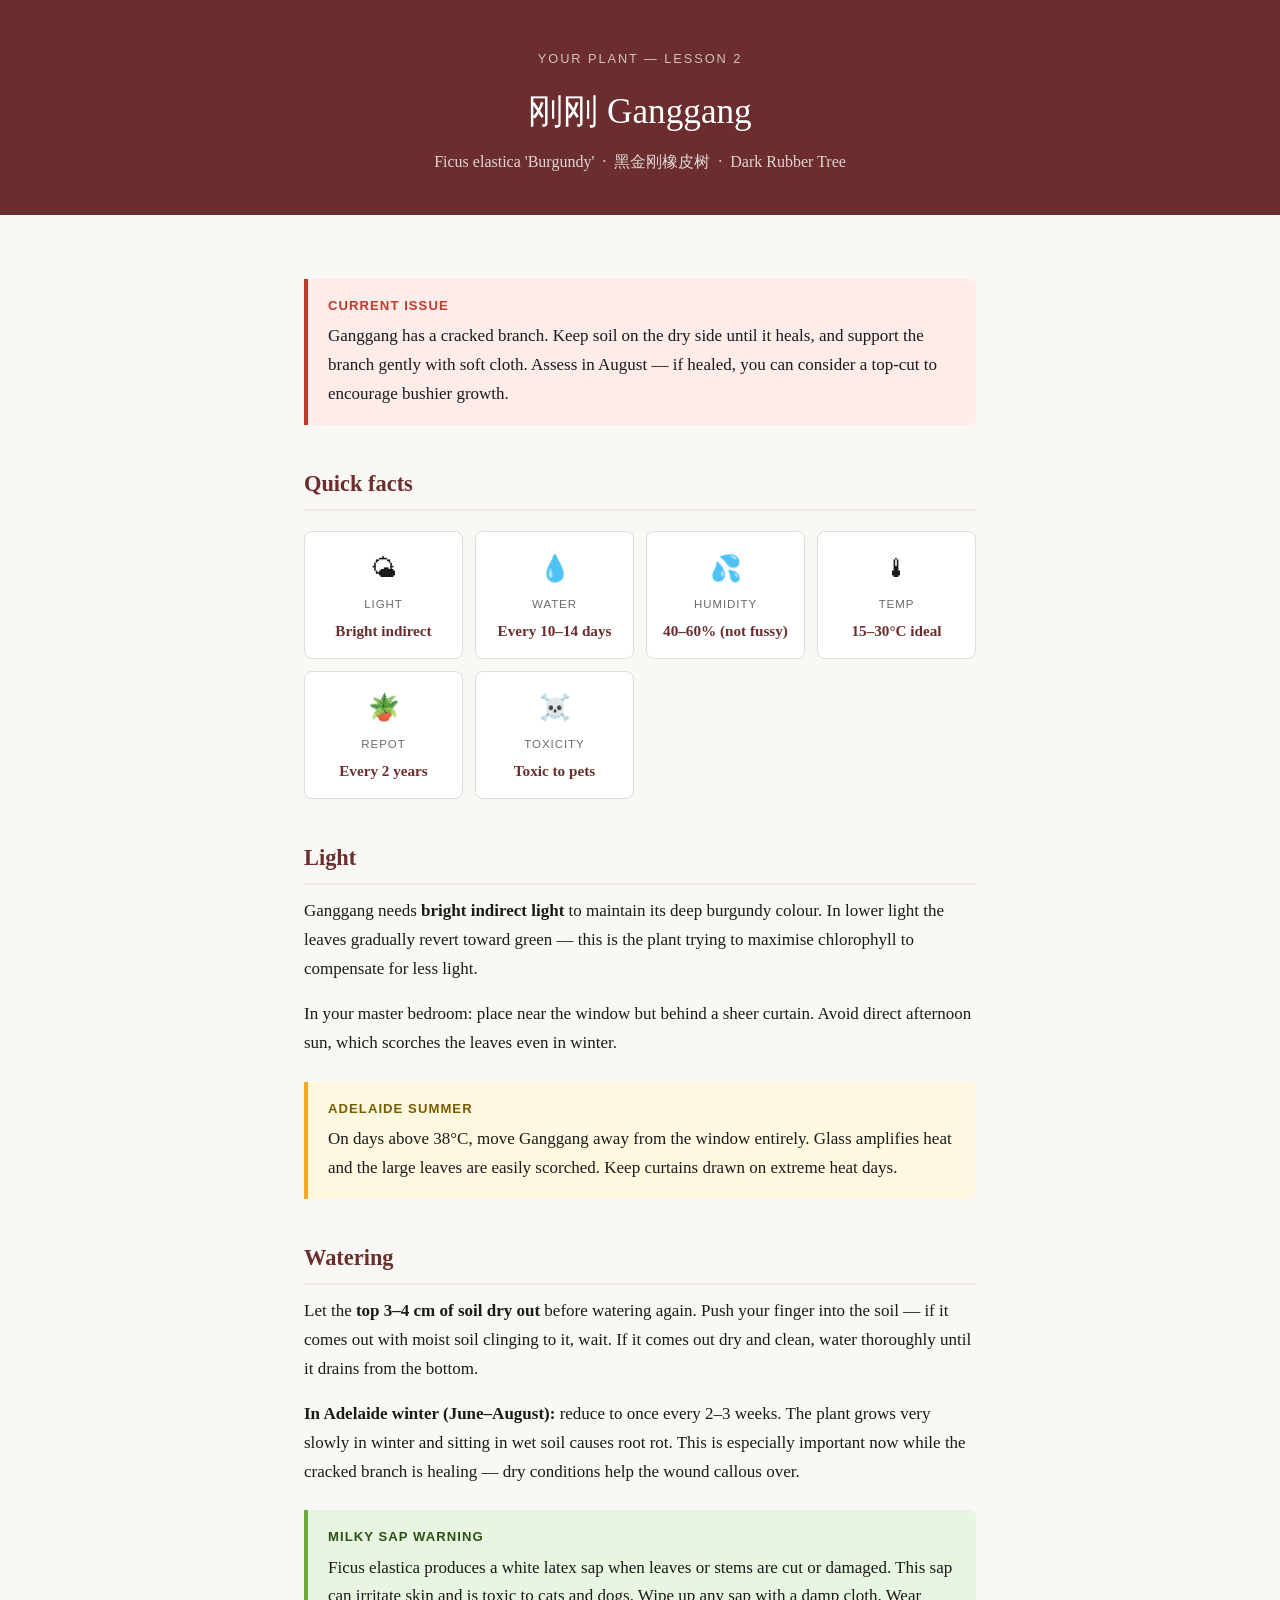
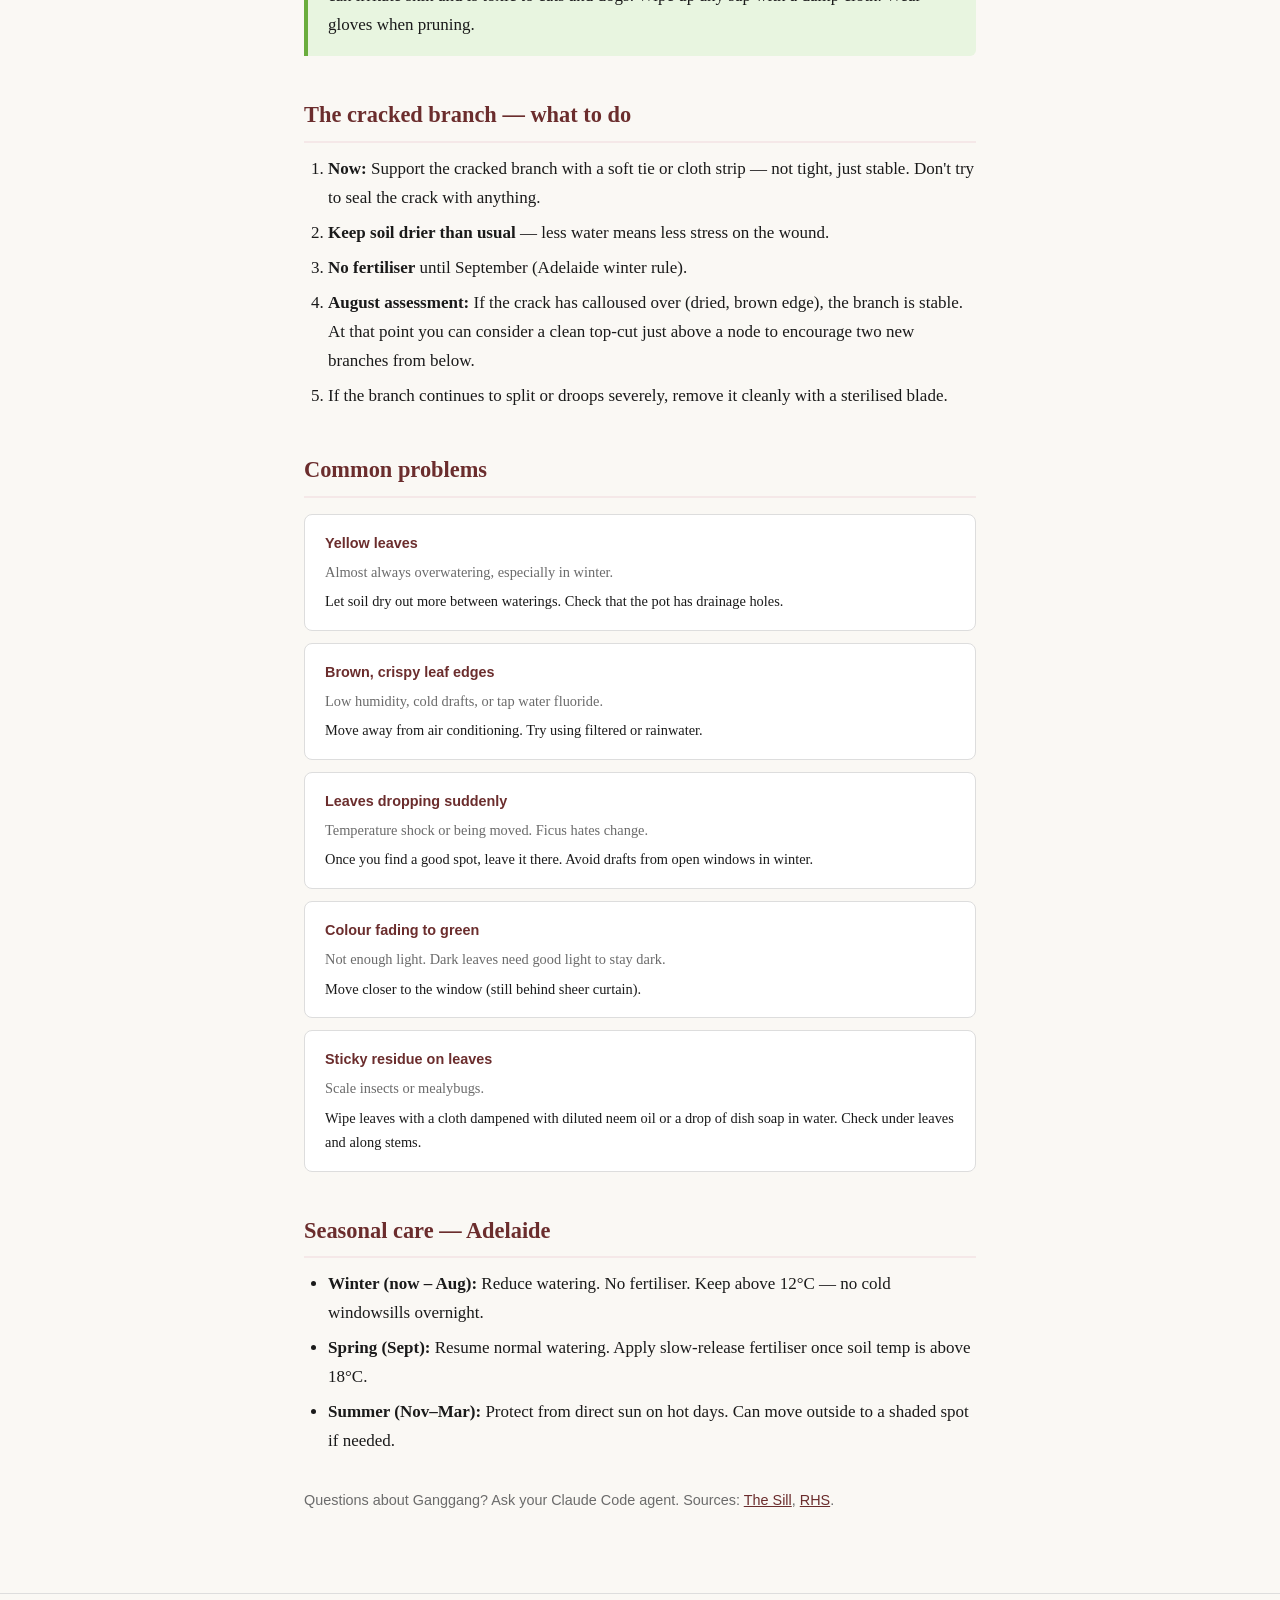
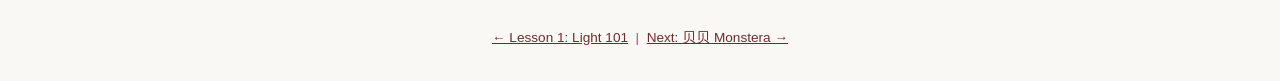
<file: lessons/0002-ganggang-ficus-burgundy.html>
<!DOCTYPE html>
<html lang="en">
<head>
  <meta charset="UTF-8" />
  <meta name="viewport" content="width=device-width, initial-scale=1.0" />
  <title>刚刚 Ganggang — Ficus elastica 'Burgundy'</title>
  <style>
    :root {
      --accent: #6b2d2d;
      --accent-light: #f5e8e8;
      --green-dark: #2d5016;
      --green-light: #e8f5e0;
      --warm-bg: #faf8f4;
      --text: #1a1a1a;
      --muted: #6b6b6b;
      --border: #ddd;
      --warning-bg: #fff8e1;
      --warning-border: #f9a825;
      --tip-bg: #e8f5e0;
      --tip-border: #6aad3d;
    }
    * { box-sizing: border-box; margin: 0; padding: 0; }
    body { font-family: Georgia, serif; background: var(--warm-bg); color: var(--text); line-height: 1.7; font-size: 17px; }
    header { background: var(--accent); color: white; padding: 3rem 2rem 2.5rem; text-align: center; }
    header .meta { font-family: 'Helvetica Neue', Arial, sans-serif; font-size: 0.8rem; letter-spacing: 0.15em; text-transform: uppercase; opacity: 0.7; margin-bottom: 0.75rem; }
    header h1 { font-size: 2.2rem; font-weight: normal; margin-bottom: 0.4rem; }
    header .subtitle { font-size: 1rem; opacity: 0.8; }
    main { max-width: 720px; margin: 0 auto; padding: 2.5rem 1.5rem 4rem; }
    h2 { font-size: 1.4rem; color: var(--accent); margin: 2.5rem 0 0.75rem; padding-bottom: 0.4rem; border-bottom: 2px solid var(--accent-light); }
    h3 { font-size: 1.05rem; color: var(--green-dark); margin: 1.4rem 0 0.4rem; }
    p { margin-bottom: 1rem; }
    ul, ol { padding-left: 1.5rem; margin-bottom: 1rem; }
    li { margin-bottom: 0.4rem; }
    a { color: var(--accent); }
    .stats { display: grid; grid-template-columns: repeat(auto-fit, minmax(140px, 1fr)); gap: 0.75rem; margin: 1.25rem 0; }
    .stat { background: white; border: 1px solid var(--border); border-radius: 8px; padding: 0.9rem 1rem; text-align: center; }
    .stat .icon { font-size: 1.6rem; margin-bottom: 0.3rem; }
    .stat .label { font-family: 'Helvetica Neue', Arial, sans-serif; font-size: 0.72rem; text-transform: uppercase; letter-spacing: 0.08em; color: var(--muted); }
    .stat .value { font-size: 0.95rem; font-weight: bold; color: var(--accent); margin-top: 0.2rem; }
    .callout { border-left: 4px solid; padding: 1rem 1.25rem; margin: 1.5rem 0; border-radius: 0 6px 6px 0; }
    .callout.tip { background: var(--tip-bg); border-color: var(--tip-border); }
    .callout.warning { background: var(--warning-bg); border-color: var(--warning-border); }
    .callout.urgent { background: #fdecea; border-color: #c0392b; }
    .callout strong { display: block; margin-bottom: 0.3rem; font-family: 'Helvetica Neue', Arial, sans-serif; font-size: 0.82rem; text-transform: uppercase; letter-spacing: 0.08em; }
    .callout.tip strong { color: var(--green-dark); }
    .callout.warning strong { color: #7a5c00; }
    .callout.urgent strong { color: #c0392b; }
    .problem-grid { display: grid; gap: 0.75rem; margin: 1rem 0; }
    .problem { background: white; border: 1px solid var(--border); border-radius: 8px; padding: 1rem 1.25rem; }
    .problem .symptom { font-weight: bold; font-family: 'Helvetica Neue', Arial, sans-serif; font-size: 0.9rem; color: var(--accent); margin-bottom: 0.3rem; }
    .problem .cause { font-size: 0.9rem; color: var(--muted); margin-bottom: 0.3rem; }
    .problem .fix { font-size: 0.9rem; }
    footer { text-align: center; padding: 2rem; font-size: 0.85rem; color: var(--muted); border-top: 1px solid var(--border); font-family: 'Helvetica Neue', Arial, sans-serif; }
    footer a { color: var(--accent); }
  </style>
</head>
<body>
<header>
  <div class="meta">Your plant — Lesson 2</div>
  <h1>刚刚 Ganggang</h1>
  <div class="subtitle">Ficus elastica 'Burgundy' &nbsp;·&nbsp; 黑金刚橡皮树 &nbsp;·&nbsp; Dark Rubber Tree</div>
</header>
<main>

  <div class="callout urgent">
    <strong>Current issue</strong>
    Ganggang has a cracked branch. Keep soil on the dry side until it heals, and support the branch gently with soft cloth. Assess in August — if healed, you can consider a top-cut to encourage bushier growth.
  </div>

  <h2>Quick facts</h2>
  <div class="stats">
    <div class="stat"><div class="icon">🌤</div><div class="label">Light</div><div class="value">Bright indirect</div></div>
    <div class="stat"><div class="icon">💧</div><div class="label">Water</div><div class="value">Every 10–14 days</div></div>
    <div class="stat"><div class="icon">💦</div><div class="label">Humidity</div><div class="value">40–60% (not fussy)</div></div>
    <div class="stat"><div class="icon">🌡</div><div class="label">Temp</div><div class="value">15–30°C ideal</div></div>
    <div class="stat"><div class="icon">🪴</div><div class="label">Repot</div><div class="value">Every 2 years</div></div>
    <div class="stat"><div class="icon">☠️</div><div class="label">Toxicity</div><div class="value">Toxic to pets</div></div>
  </div>

  <h2>Light</h2>
  <p>Ganggang needs <strong>bright indirect light</strong> to maintain its deep burgundy colour. In lower light the leaves gradually revert toward green — this is the plant trying to maximise chlorophyll to compensate for less light.</p>
  <p>In your master bedroom: place near the window but behind a sheer curtain. Avoid direct afternoon sun, which scorches the leaves even in winter.</p>

  <div class="callout warning">
    <strong>Adelaide summer</strong>
    On days above 38°C, move Ganggang away from the window entirely. Glass amplifies heat and the large leaves are easily scorched. Keep curtains drawn on extreme heat days.
  </div>

  <h2>Watering</h2>
  <p>Let the <strong>top 3–4 cm of soil dry out</strong> before watering again. Push your finger into the soil — if it comes out with moist soil clinging to it, wait. If it comes out dry and clean, water thoroughly until it drains from the bottom.</p>
  <p><strong>In Adelaide winter (June–August):</strong> reduce to once every 2–3 weeks. The plant grows very slowly in winter and sitting in wet soil causes root rot. This is especially important now while the cracked branch is healing — dry conditions help the wound callous over.</p>

  <div class="callout tip">
    <strong>Milky sap warning</strong>
    Ficus elastica produces a white latex sap when leaves or stems are cut or damaged. This sap can irritate skin and is toxic to cats and dogs. Wipe up any sap with a damp cloth. Wear gloves when pruning.
  </div>

  <h2>The cracked branch — what to do</h2>
  <ol>
    <li><strong>Now:</strong> Support the cracked branch with a soft tie or cloth strip — not tight, just stable. Don't try to seal the crack with anything.</li>
    <li><strong>Keep soil drier than usual</strong> — less water means less stress on the wound.</li>
    <li><strong>No fertiliser</strong> until September (Adelaide winter rule).</li>
    <li><strong>August assessment:</strong> If the crack has calloused over (dried, brown edge), the branch is stable. At that point you can consider a clean top-cut just above a node to encourage two new branches from below.</li>
    <li>If the branch continues to split or droops severely, remove it cleanly with a sterilised blade.</li>
  </ol>

  <h2>Common problems</h2>
  <div class="problem-grid">
    <div class="problem">
      <div class="symptom">Yellow leaves</div>
      <div class="cause">Almost always overwatering, especially in winter.</div>
      <div class="fix">Let soil dry out more between waterings. Check that the pot has drainage holes.</div>
    </div>
    <div class="problem">
      <div class="symptom">Brown, crispy leaf edges</div>
      <div class="cause">Low humidity, cold drafts, or tap water fluoride.</div>
      <div class="fix">Move away from air conditioning. Try using filtered or rainwater.</div>
    </div>
    <div class="problem">
      <div class="symptom">Leaves dropping suddenly</div>
      <div class="cause">Temperature shock or being moved. Ficus hates change.</div>
      <div class="fix">Once you find a good spot, leave it there. Avoid drafts from open windows in winter.</div>
    </div>
    <div class="problem">
      <div class="symptom">Colour fading to green</div>
      <div class="cause">Not enough light. Dark leaves need good light to stay dark.</div>
      <div class="fix">Move closer to the window (still behind sheer curtain).</div>
    </div>
    <div class="problem">
      <div class="symptom">Sticky residue on leaves</div>
      <div class="cause">Scale insects or mealybugs.</div>
      <div class="fix">Wipe leaves with a cloth dampened with diluted neem oil or a drop of dish soap in water. Check under leaves and along stems.</div>
    </div>
  </div>

  <h2>Seasonal care — Adelaide</h2>
  <ul>
    <li><strong>Winter (now – Aug):</strong> Reduce watering. No fertiliser. Keep above 12°C — no cold windowsills overnight.</li>
    <li><strong>Spring (Sept):</strong> Resume normal watering. Apply slow-release fertiliser once soil temp is above 18°C.</li>
    <li><strong>Summer (Nov–Mar):</strong> Protect from direct sun on hot days. Can move outside to a shaded spot if needed.</li>
  </ul>

  <p style="margin-top: 2rem; font-size: 0.9rem; color: var(--muted); font-family: 'Helvetica Neue', Arial, sans-serif;">
    Questions about Ganggang? Ask your Claude Code agent. Sources: <a href="https://www.thesill.com/blogs/care-miscellany" target="_blank">The Sill</a>, <a href="https://www.rhs.org.uk/plants/types/houseplants" target="_blank">RHS</a>.
  </p>
</main>
<footer>
  <a href="0001-light-101.html">← Lesson 1: Light 101</a> &nbsp;|&nbsp;
  <a href="0003-beibei-monstera.html">Next: 贝贝 Monstera →</a>
</footer>
</body>
</html>
</file>
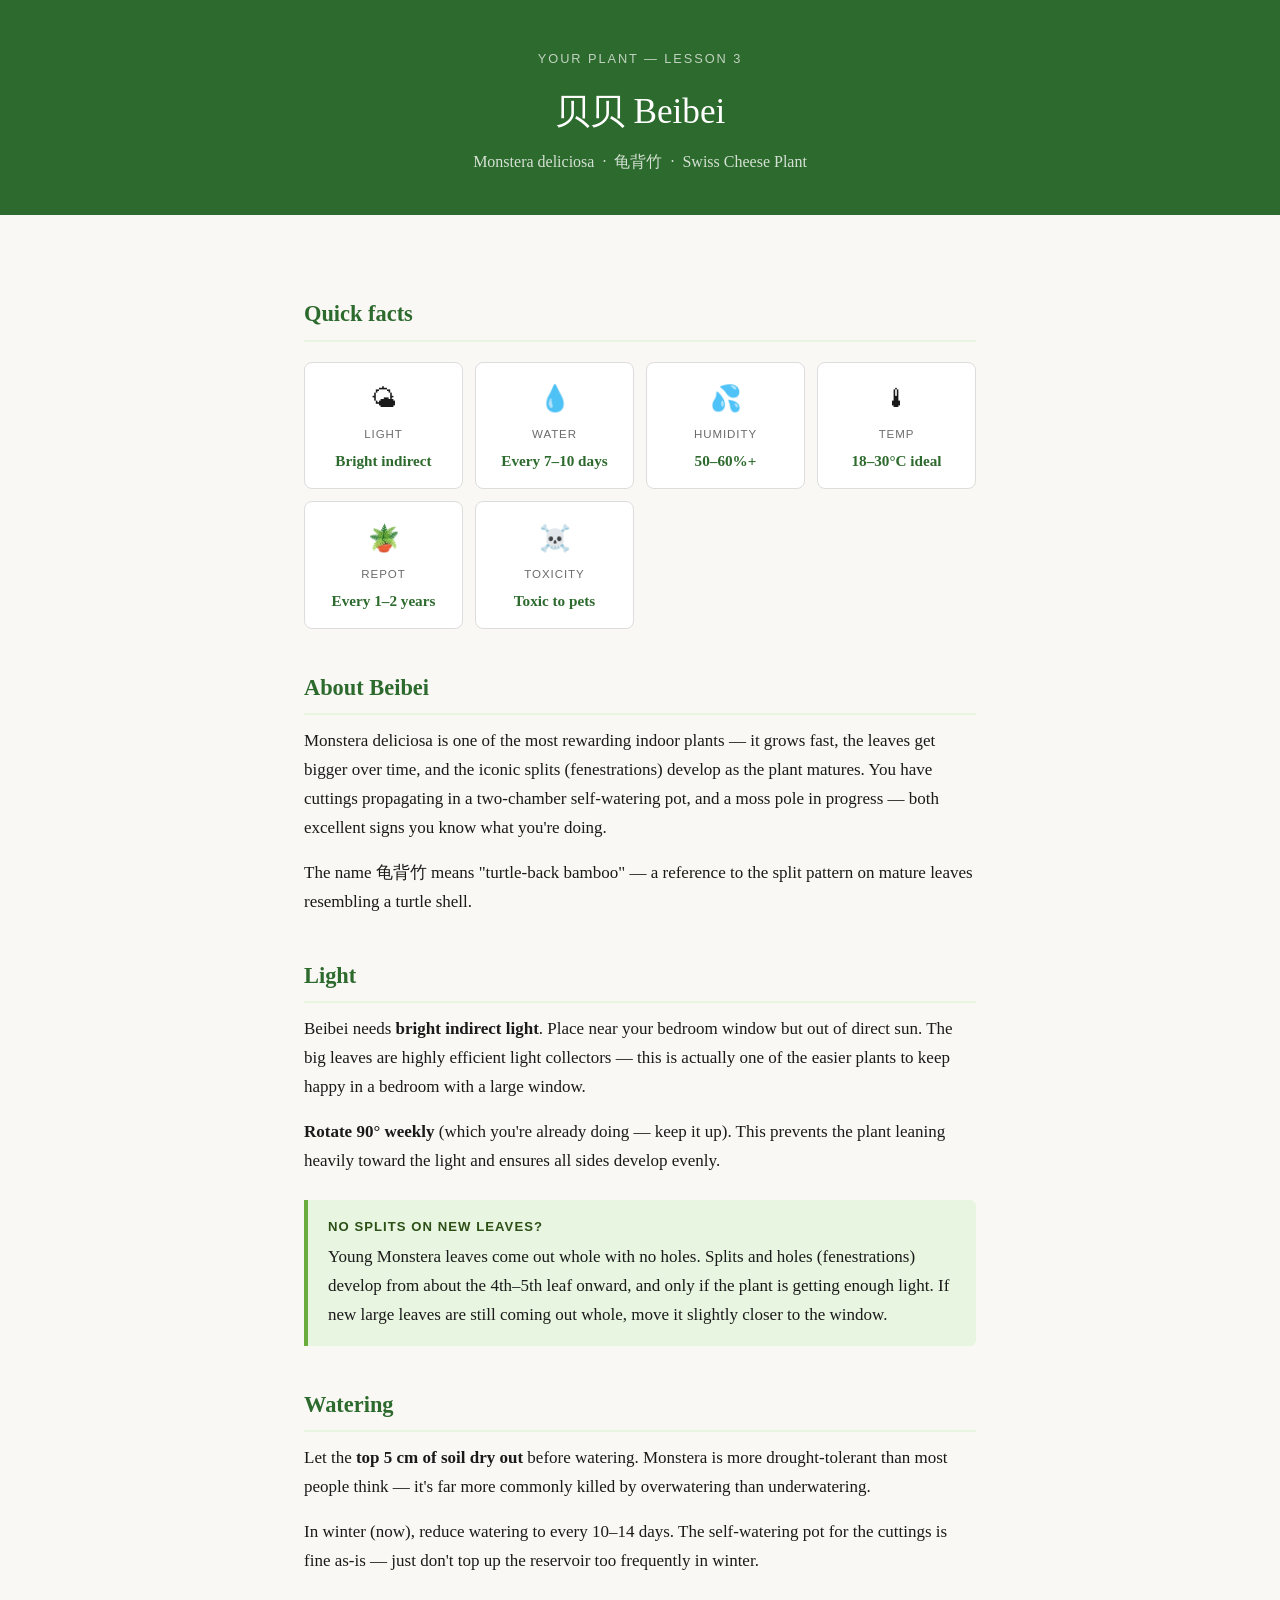
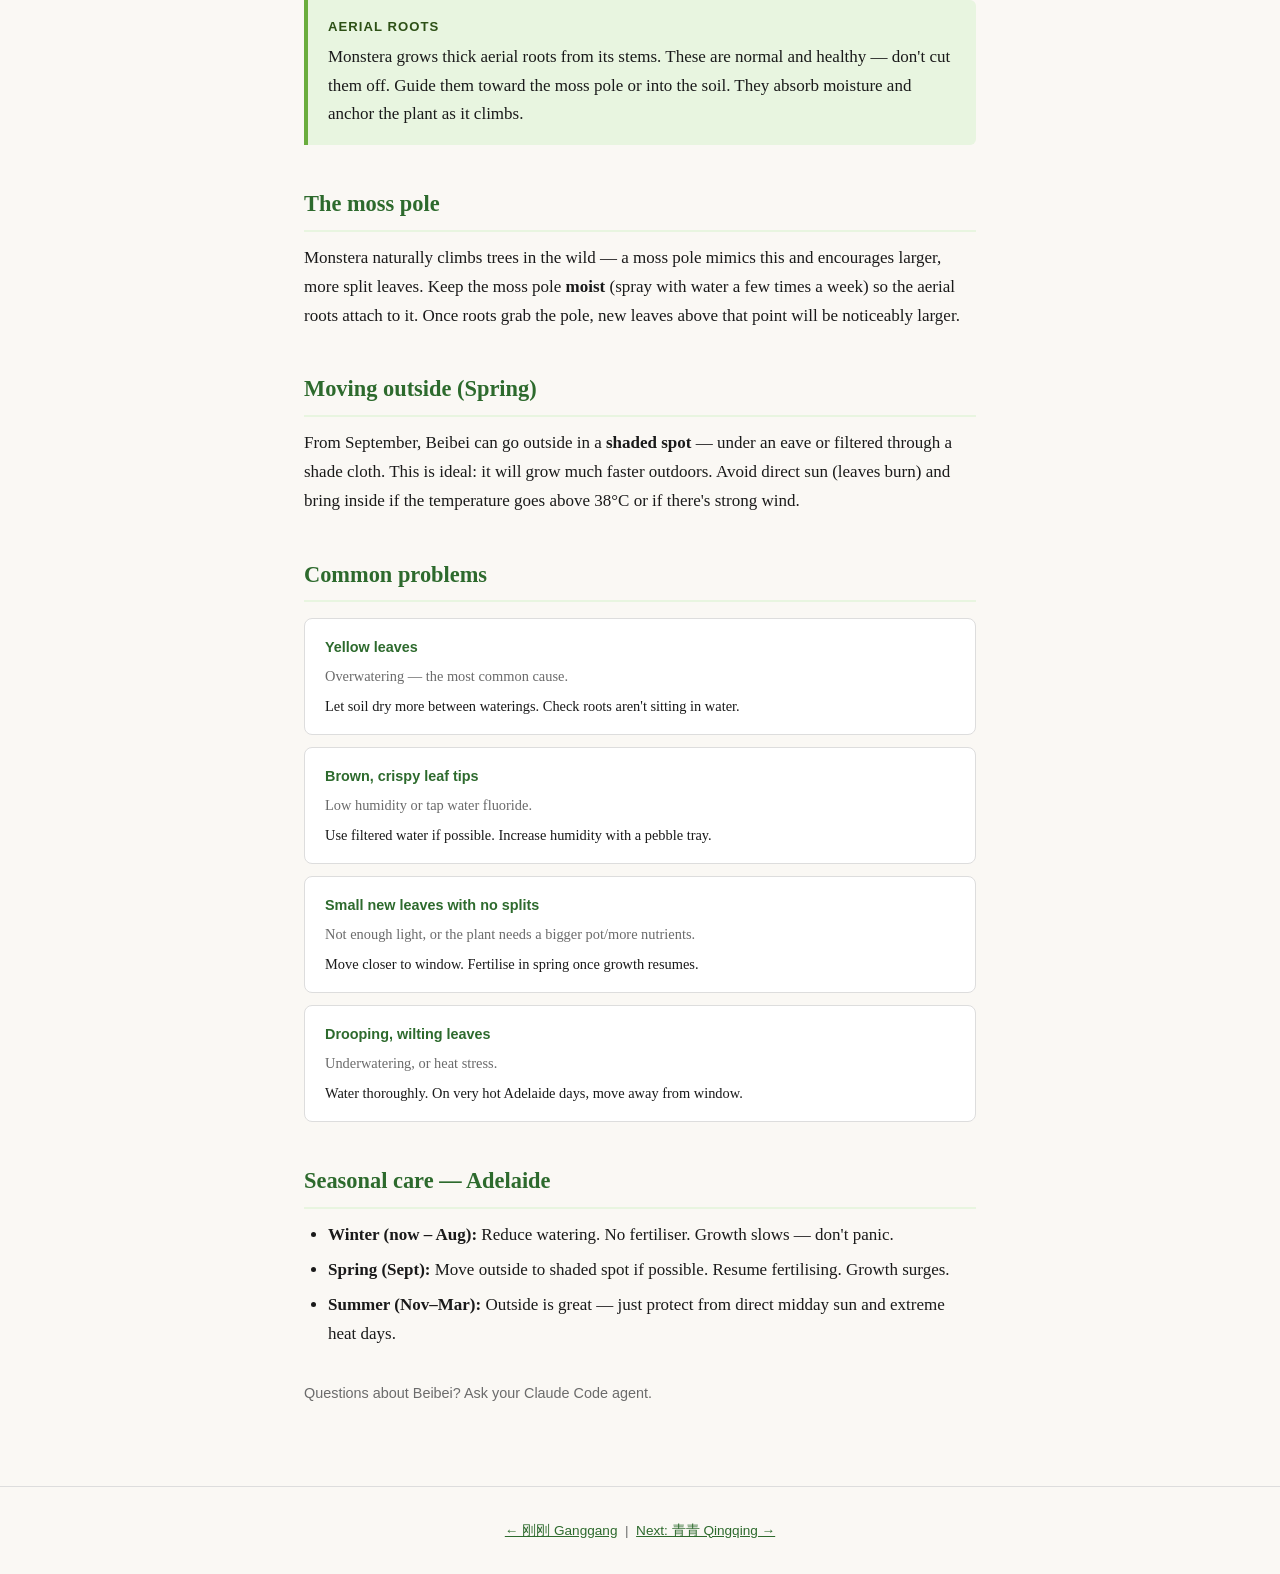
<file: lessons/0003-beibei-monstera.html>
<!DOCTYPE html>
<html lang="en">
<head>
  <meta charset="UTF-8" />
  <meta name="viewport" content="width=device-width, initial-scale=1.0" />
  <title>贝贝 Beibei — Monstera deliciosa</title>
  <style>
    :root {
      --accent: #2d6a2d;
      --accent-light: #e8f5e0;
      --green-dark: #2d5016;
      --green-light: #e8f5e0;
      --warm-bg: #faf8f4;
      --text: #1a1a1a;
      --muted: #6b6b6b;
      --border: #ddd;
      --warning-bg: #fff8e1;
      --warning-border: #f9a825;
      --tip-bg: #e8f5e0;
      --tip-border: #6aad3d;
    }
    * { box-sizing: border-box; margin: 0; padding: 0; }
    body { font-family: Georgia, serif; background: var(--warm-bg); color: var(--text); line-height: 1.7; font-size: 17px; }
    header { background: var(--accent); color: white; padding: 3rem 2rem 2.5rem; text-align: center; }
    header .meta { font-family: 'Helvetica Neue', Arial, sans-serif; font-size: 0.8rem; letter-spacing: 0.15em; text-transform: uppercase; opacity: 0.7; margin-bottom: 0.75rem; }
    header h1 { font-size: 2.2rem; font-weight: normal; margin-bottom: 0.4rem; }
    header .subtitle { font-size: 1rem; opacity: 0.8; }
    main { max-width: 720px; margin: 0 auto; padding: 2.5rem 1.5rem 4rem; }
    h2 { font-size: 1.4rem; color: var(--accent); margin: 2.5rem 0 0.75rem; padding-bottom: 0.4rem; border-bottom: 2px solid var(--accent-light); }
    p { margin-bottom: 1rem; }
    ul, ol { padding-left: 1.5rem; margin-bottom: 1rem; }
    li { margin-bottom: 0.4rem; }
    a { color: var(--accent); }
    .stats { display: grid; grid-template-columns: repeat(auto-fit, minmax(140px, 1fr)); gap: 0.75rem; margin: 1.25rem 0; }
    .stat { background: white; border: 1px solid var(--border); border-radius: 8px; padding: 0.9rem 1rem; text-align: center; }
    .stat .icon { font-size: 1.6rem; margin-bottom: 0.3rem; }
    .stat .label { font-family: 'Helvetica Neue', Arial, sans-serif; font-size: 0.72rem; text-transform: uppercase; letter-spacing: 0.08em; color: var(--muted); }
    .stat .value { font-size: 0.95rem; font-weight: bold; color: var(--accent); margin-top: 0.2rem; }
    .callout { border-left: 4px solid; padding: 1rem 1.25rem; margin: 1.5rem 0; border-radius: 0 6px 6px 0; }
    .callout.tip { background: var(--tip-bg); border-color: var(--tip-border); }
    .callout.warning { background: var(--warning-bg); border-color: var(--warning-border); }
    .callout strong { display: block; margin-bottom: 0.3rem; font-family: 'Helvetica Neue', Arial, sans-serif; font-size: 0.82rem; text-transform: uppercase; letter-spacing: 0.08em; }
    .callout.tip strong { color: var(--green-dark); }
    .callout.warning strong { color: #7a5c00; }
    .problem-grid { display: grid; gap: 0.75rem; margin: 1rem 0; }
    .problem { background: white; border: 1px solid var(--border); border-radius: 8px; padding: 1rem 1.25rem; }
    .problem .symptom { font-weight: bold; font-family: 'Helvetica Neue', Arial, sans-serif; font-size: 0.9rem; color: var(--accent); margin-bottom: 0.3rem; }
    .problem .cause { font-size: 0.9rem; color: var(--muted); margin-bottom: 0.3rem; }
    .problem .fix { font-size: 0.9rem; }
    footer { text-align: center; padding: 2rem; font-size: 0.85rem; color: var(--muted); border-top: 1px solid var(--border); font-family: 'Helvetica Neue', Arial, sans-serif; }
    footer a { color: var(--accent); }
  </style>
</head>
<body>
<header>
  <div class="meta">Your plant — Lesson 3</div>
  <h1>贝贝 Beibei</h1>
  <div class="subtitle">Monstera deliciosa &nbsp;·&nbsp; 龟背竹 &nbsp;·&nbsp; Swiss Cheese Plant</div>
</header>
<main>

  <h2>Quick facts</h2>
  <div class="stats">
    <div class="stat"><div class="icon">🌤</div><div class="label">Light</div><div class="value">Bright indirect</div></div>
    <div class="stat"><div class="icon">💧</div><div class="label">Water</div><div class="value">Every 7–10 days</div></div>
    <div class="stat"><div class="icon">💦</div><div class="label">Humidity</div><div class="value">50–60%+</div></div>
    <div class="stat"><div class="icon">🌡</div><div class="label">Temp</div><div class="value">18–30°C ideal</div></div>
    <div class="stat"><div class="icon">🪴</div><div class="label">Repot</div><div class="value">Every 1–2 years</div></div>
    <div class="stat"><div class="icon">☠️</div><div class="label">Toxicity</div><div class="value">Toxic to pets</div></div>
  </div>

  <h2>About Beibei</h2>
  <p>Monstera deliciosa is one of the most rewarding indoor plants — it grows fast, the leaves get bigger over time, and the iconic splits (fenestrations) develop as the plant matures. You have cuttings propagating in a two-chamber self-watering pot, and a moss pole in progress — both excellent signs you know what you're doing.</p>
  <p>The name 龟背竹 means "turtle-back bamboo" — a reference to the split pattern on mature leaves resembling a turtle shell.</p>

  <h2>Light</h2>
  <p>Beibei needs <strong>bright indirect light</strong>. Place near your bedroom window but out of direct sun. The big leaves are highly efficient light collectors — this is actually one of the easier plants to keep happy in a bedroom with a large window.</p>
  <p><strong>Rotate 90° weekly</strong> (which you're already doing — keep it up). This prevents the plant leaning heavily toward the light and ensures all sides develop evenly.</p>

  <div class="callout tip">
    <strong>No splits on new leaves?</strong>
    Young Monstera leaves come out whole with no holes. Splits and holes (fenestrations) develop from about the 4th–5th leaf onward, and only if the plant is getting enough light. If new large leaves are still coming out whole, move it slightly closer to the window.
  </div>

  <h2>Watering</h2>
  <p>Let the <strong>top 5 cm of soil dry out</strong> before watering. Monstera is more drought-tolerant than most people think — it's far more commonly killed by overwatering than underwatering.</p>
  <p>In winter (now), reduce watering to every 10–14 days. The self-watering pot for the cuttings is fine as-is — just don't top up the reservoir too frequently in winter.</p>

  <div class="callout tip">
    <strong>Aerial roots</strong>
    Monstera grows thick aerial roots from its stems. These are normal and healthy — don't cut them off. Guide them toward the moss pole or into the soil. They absorb moisture and anchor the plant as it climbs.
  </div>

  <h2>The moss pole</h2>
  <p>Monstera naturally climbs trees in the wild — a moss pole mimics this and encourages larger, more split leaves. Keep the moss pole <strong>moist</strong> (spray with water a few times a week) so the aerial roots attach to it. Once roots grab the pole, new leaves above that point will be noticeably larger.</p>

  <h2>Moving outside (Spring)</h2>
  <p>From September, Beibei can go outside in a <strong>shaded spot</strong> — under an eave or filtered through a shade cloth. This is ideal: it will grow much faster outdoors. Avoid direct sun (leaves burn) and bring inside if the temperature goes above 38°C or if there's strong wind.</p>

  <h2>Common problems</h2>
  <div class="problem-grid">
    <div class="problem">
      <div class="symptom">Yellow leaves</div>
      <div class="cause">Overwatering — the most common cause.</div>
      <div class="fix">Let soil dry more between waterings. Check roots aren't sitting in water.</div>
    </div>
    <div class="problem">
      <div class="symptom">Brown, crispy leaf tips</div>
      <div class="cause">Low humidity or tap water fluoride.</div>
      <div class="fix">Use filtered water if possible. Increase humidity with a pebble tray.</div>
    </div>
    <div class="problem">
      <div class="symptom">Small new leaves with no splits</div>
      <div class="cause">Not enough light, or the plant needs a bigger pot/more nutrients.</div>
      <div class="fix">Move closer to window. Fertilise in spring once growth resumes.</div>
    </div>
    <div class="problem">
      <div class="symptom">Drooping, wilting leaves</div>
      <div class="cause">Underwatering, or heat stress.</div>
      <div class="fix">Water thoroughly. On very hot Adelaide days, move away from window.</div>
    </div>
  </div>

  <h2>Seasonal care — Adelaide</h2>
  <ul>
    <li><strong>Winter (now – Aug):</strong> Reduce watering. No fertiliser. Growth slows — don't panic.</li>
    <li><strong>Spring (Sept):</strong> Move outside to shaded spot if possible. Resume fertilising. Growth surges.</li>
    <li><strong>Summer (Nov–Mar):</strong> Outside is great — just protect from direct midday sun and extreme heat days.</li>
  </ul>

  <p style="margin-top: 2rem; font-size: 0.9rem; color: var(--muted); font-family: 'Helvetica Neue', Arial, sans-serif;">
    Questions about Beibei? Ask your Claude Code agent.
  </p>
</main>
<footer>
  <a href="0002-ganggang-ficus-burgundy.html">← 刚刚 Ganggang</a> &nbsp;|&nbsp;
  <a href="0004-qingqing-dieffenbachia.html">Next: 青青 Qingqing →</a>
</footer>
</body>
</html>
</file>
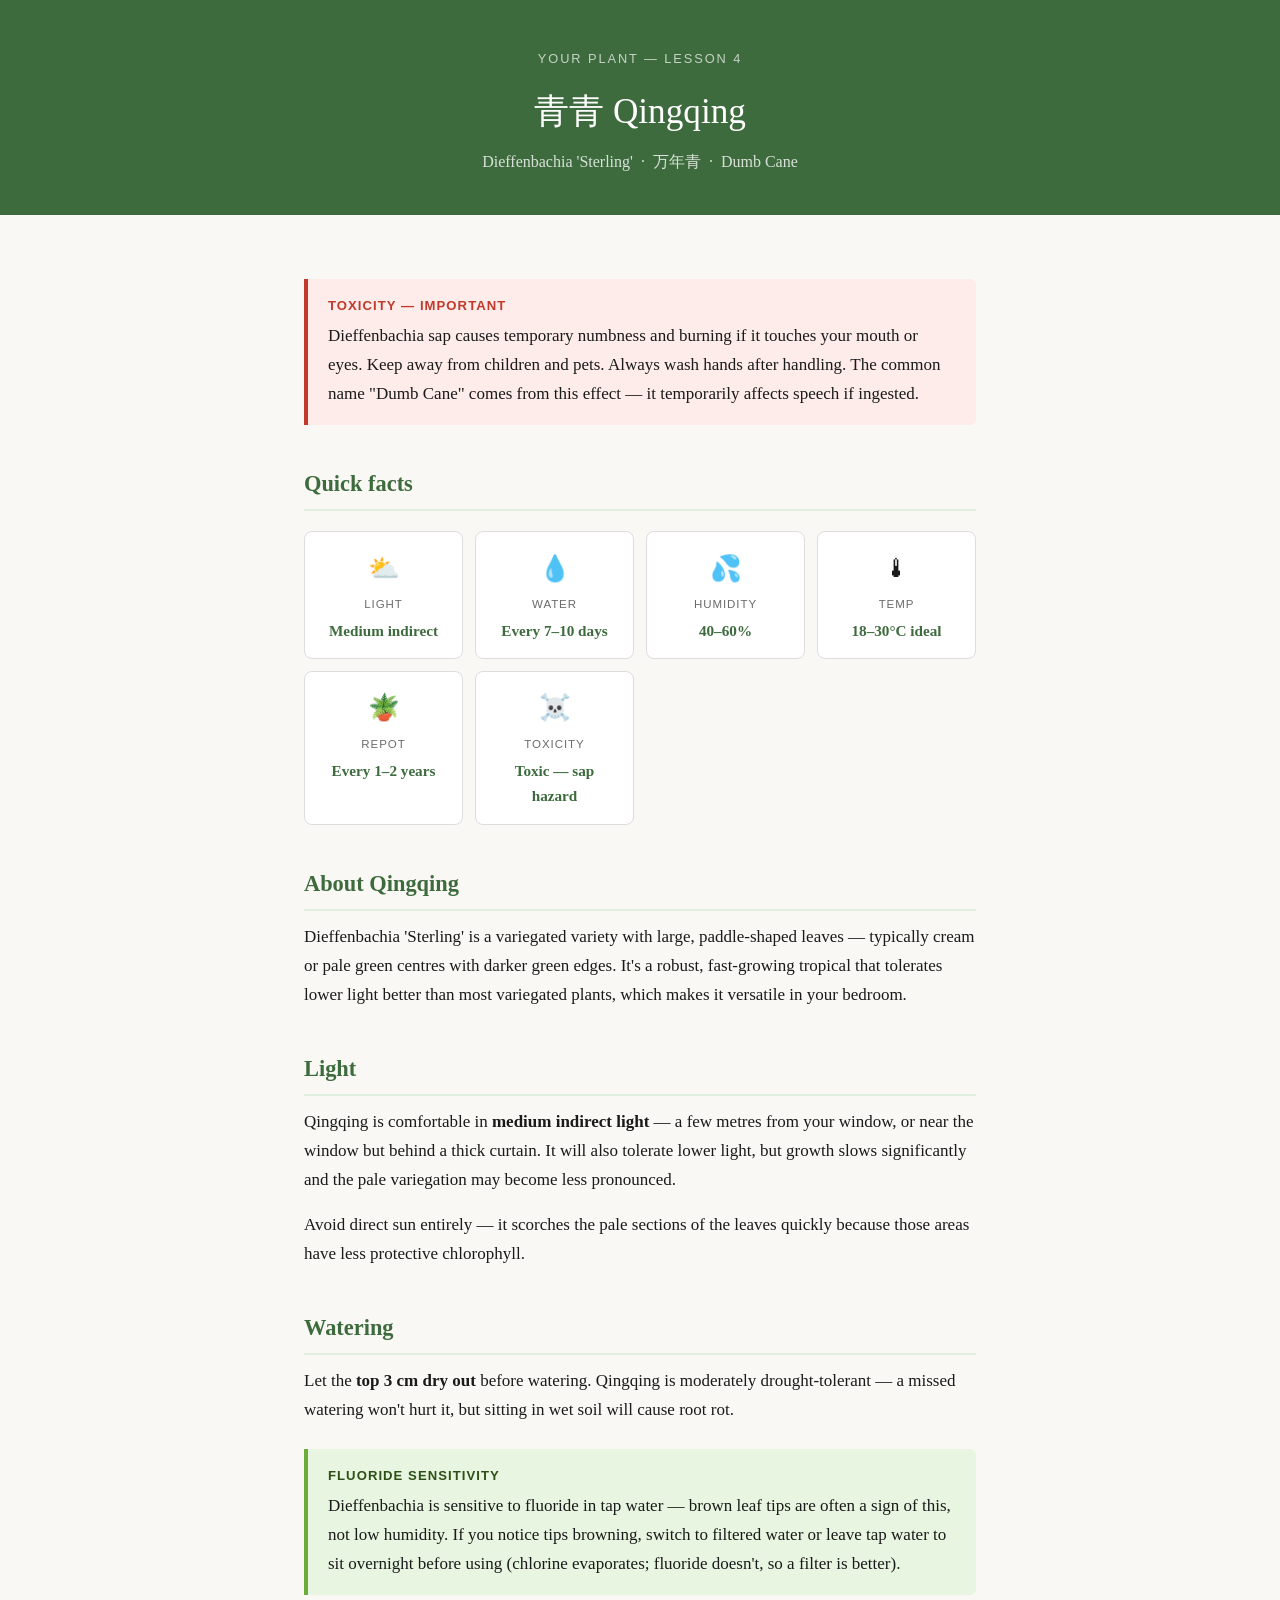
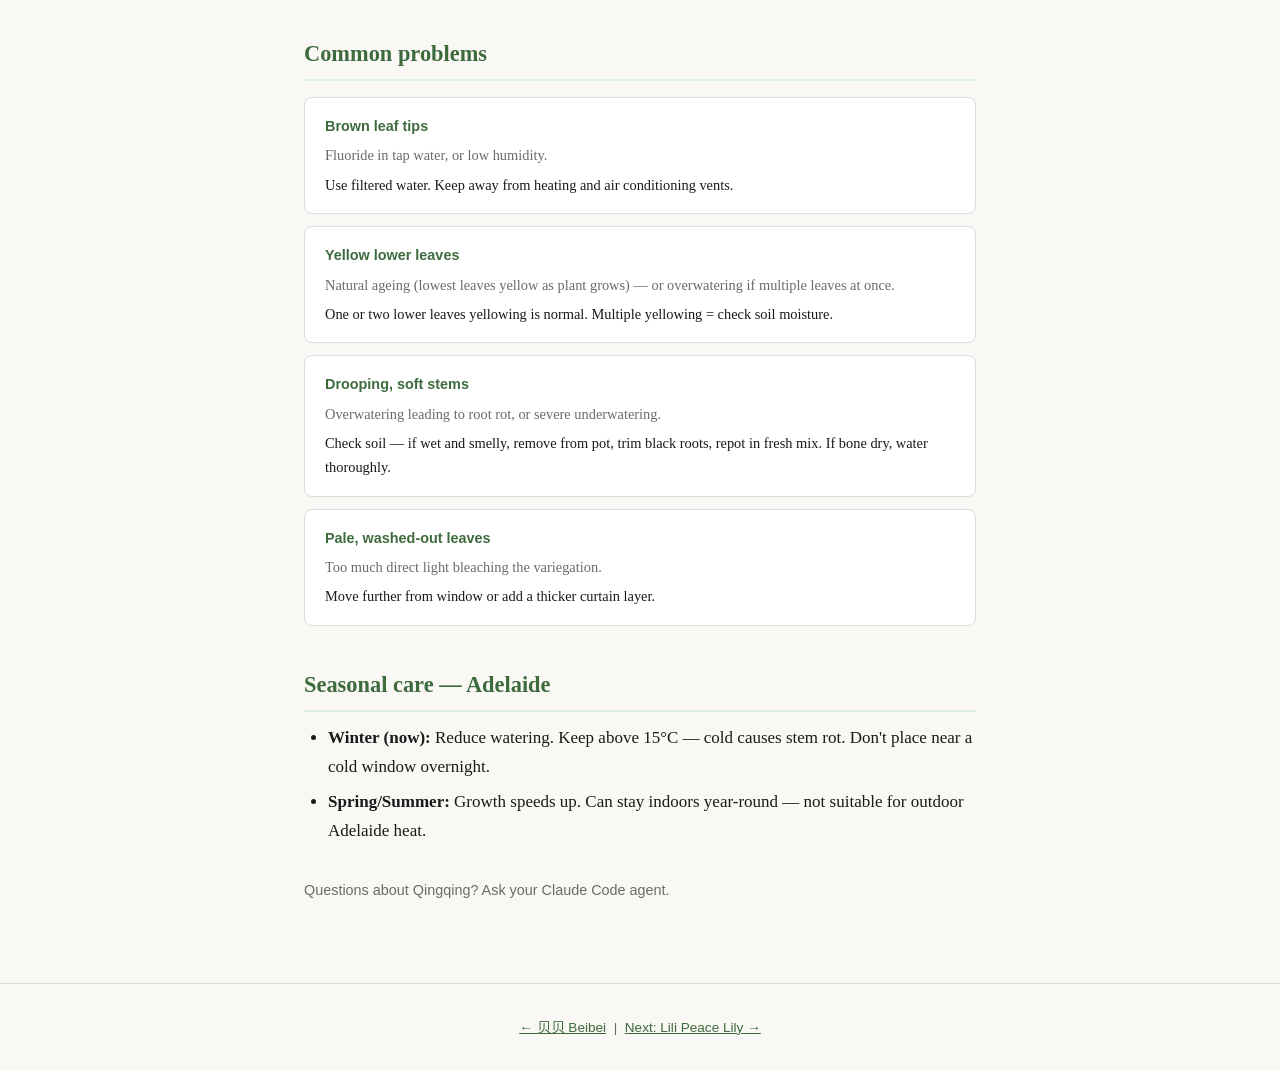
<file: lessons/0004-qingqing-dieffenbachia.html>
<!DOCTYPE html>
<html lang="en">
<head>
  <meta charset="UTF-8" />
  <meta name="viewport" content="width=device-width, initial-scale=1.0" />
  <title>青青 Qingqing — Dieffenbachia Sterling</title>
  <style>
    :root {
      --accent: #3d6b3d;
      --accent-light: #e0f0e0;
      --green-dark: #2d5016;
      --warm-bg: #faf8f4;
      --text: #1a1a1a;
      --muted: #6b6b6b;
      --border: #ddd;
      --warning-bg: #fff8e1;
      --warning-border: #f9a825;
      --tip-bg: #e8f5e0;
      --tip-border: #6aad3d;
    }
    * { box-sizing: border-box; margin: 0; padding: 0; }
    body { font-family: Georgia, serif; background: var(--warm-bg); color: var(--text); line-height: 1.7; font-size: 17px; }
    header { background: var(--accent); color: white; padding: 3rem 2rem 2.5rem; text-align: center; }
    header .meta { font-family: 'Helvetica Neue', Arial, sans-serif; font-size: 0.8rem; letter-spacing: 0.15em; text-transform: uppercase; opacity: 0.7; margin-bottom: 0.75rem; }
    header h1 { font-size: 2.2rem; font-weight: normal; margin-bottom: 0.4rem; }
    header .subtitle { font-size: 1rem; opacity: 0.8; }
    main { max-width: 720px; margin: 0 auto; padding: 2.5rem 1.5rem 4rem; }
    h2 { font-size: 1.4rem; color: var(--accent); margin: 2.5rem 0 0.75rem; padding-bottom: 0.4rem; border-bottom: 2px solid var(--accent-light); }
    p { margin-bottom: 1rem; }
    ul, ol { padding-left: 1.5rem; margin-bottom: 1rem; }
    li { margin-bottom: 0.4rem; }
    a { color: var(--accent); }
    .stats { display: grid; grid-template-columns: repeat(auto-fit, minmax(140px, 1fr)); gap: 0.75rem; margin: 1.25rem 0; }
    .stat { background: white; border: 1px solid var(--border); border-radius: 8px; padding: 0.9rem 1rem; text-align: center; }
    .stat .icon { font-size: 1.6rem; margin-bottom: 0.3rem; }
    .stat .label { font-family: 'Helvetica Neue', Arial, sans-serif; font-size: 0.72rem; text-transform: uppercase; letter-spacing: 0.08em; color: var(--muted); }
    .stat .value { font-size: 0.95rem; font-weight: bold; color: var(--accent); margin-top: 0.2rem; }
    .callout { border-left: 4px solid; padding: 1rem 1.25rem; margin: 1.5rem 0; border-radius: 0 6px 6px 0; }
    .callout.tip { background: var(--tip-bg); border-color: var(--tip-border); }
    .callout.warning { background: var(--warning-bg); border-color: var(--warning-border); }
    .callout.urgent { background: #fdecea; border-color: #c0392b; }
    .callout strong { display: block; margin-bottom: 0.3rem; font-family: 'Helvetica Neue', Arial, sans-serif; font-size: 0.82rem; text-transform: uppercase; letter-spacing: 0.08em; }
    .callout.tip strong { color: var(--green-dark); }
    .callout.warning strong { color: #7a5c00; }
    .callout.urgent strong { color: #c0392b; }
    .problem-grid { display: grid; gap: 0.75rem; margin: 1rem 0; }
    .problem { background: white; border: 1px solid var(--border); border-radius: 8px; padding: 1rem 1.25rem; }
    .problem .symptom { font-weight: bold; font-family: 'Helvetica Neue', Arial, sans-serif; font-size: 0.9rem; color: var(--accent); margin-bottom: 0.3rem; }
    .problem .cause { font-size: 0.9rem; color: var(--muted); margin-bottom: 0.3rem; }
    .problem .fix { font-size: 0.9rem; }
    footer { text-align: center; padding: 2rem; font-size: 0.85rem; color: var(--muted); border-top: 1px solid var(--border); font-family: 'Helvetica Neue', Arial, sans-serif; }
    footer a { color: var(--accent); }
  </style>
</head>
<body>
<header>
  <div class="meta">Your plant — Lesson 4</div>
  <h1>青青 Qingqing</h1>
  <div class="subtitle">Dieffenbachia 'Sterling' &nbsp;·&nbsp; 万年青 &nbsp;·&nbsp; Dumb Cane</div>
</header>
<main>

  <div class="callout urgent">
    <strong>Toxicity — important</strong>
    Dieffenbachia sap causes temporary numbness and burning if it touches your mouth or eyes. Keep away from children and pets. Always wash hands after handling. The common name "Dumb Cane" comes from this effect — it temporarily affects speech if ingested.
  </div>

  <h2>Quick facts</h2>
  <div class="stats">
    <div class="stat"><div class="icon">⛅</div><div class="label">Light</div><div class="value">Medium indirect</div></div>
    <div class="stat"><div class="icon">💧</div><div class="label">Water</div><div class="value">Every 7–10 days</div></div>
    <div class="stat"><div class="icon">💦</div><div class="label">Humidity</div><div class="value">40–60%</div></div>
    <div class="stat"><div class="icon">🌡</div><div class="label">Temp</div><div class="value">18–30°C ideal</div></div>
    <div class="stat"><div class="icon">🪴</div><div class="label">Repot</div><div class="value">Every 1–2 years</div></div>
    <div class="stat"><div class="icon">☠️</div><div class="label">Toxicity</div><div class="value">Toxic — sap hazard</div></div>
  </div>

  <h2>About Qingqing</h2>
  <p>Dieffenbachia 'Sterling' is a variegated variety with large, paddle-shaped leaves — typically cream or pale green centres with darker green edges. It's a robust, fast-growing tropical that tolerates lower light better than most variegated plants, which makes it versatile in your bedroom.</p>

  <h2>Light</h2>
  <p>Qingqing is comfortable in <strong>medium indirect light</strong> — a few metres from your window, or near the window but behind a thick curtain. It will also tolerate lower light, but growth slows significantly and the pale variegation may become less pronounced.</p>
  <p>Avoid direct sun entirely — it scorches the pale sections of the leaves quickly because those areas have less protective chlorophyll.</p>

  <h2>Watering</h2>
  <p>Let the <strong>top 3 cm dry out</strong> before watering. Qingqing is moderately drought-tolerant — a missed watering won't hurt it, but sitting in wet soil will cause root rot.</p>

  <div class="callout tip">
    <strong>Fluoride sensitivity</strong>
    Dieffenbachia is sensitive to fluoride in tap water — brown leaf tips are often a sign of this, not low humidity. If you notice tips browning, switch to filtered water or leave tap water to sit overnight before using (chlorine evaporates; fluoride doesn't, so a filter is better).
  </div>

  <h2>Common problems</h2>
  <div class="problem-grid">
    <div class="problem">
      <div class="symptom">Brown leaf tips</div>
      <div class="cause">Fluoride in tap water, or low humidity.</div>
      <div class="fix">Use filtered water. Keep away from heating and air conditioning vents.</div>
    </div>
    <div class="problem">
      <div class="symptom">Yellow lower leaves</div>
      <div class="cause">Natural ageing (lowest leaves yellow as plant grows) — or overwatering if multiple leaves at once.</div>
      <div class="fix">One or two lower leaves yellowing is normal. Multiple yellowing = check soil moisture.</div>
    </div>
    <div class="problem">
      <div class="symptom">Drooping, soft stems</div>
      <div class="cause">Overwatering leading to root rot, or severe underwatering.</div>
      <div class="fix">Check soil — if wet and smelly, remove from pot, trim black roots, repot in fresh mix. If bone dry, water thoroughly.</div>
    </div>
    <div class="problem">
      <div class="symptom">Pale, washed-out leaves</div>
      <div class="cause">Too much direct light bleaching the variegation.</div>
      <div class="fix">Move further from window or add a thicker curtain layer.</div>
    </div>
  </div>

  <h2>Seasonal care — Adelaide</h2>
  <ul>
    <li><strong>Winter (now):</strong> Reduce watering. Keep above 15°C — cold causes stem rot. Don't place near a cold window overnight.</li>
    <li><strong>Spring/Summer:</strong> Growth speeds up. Can stay indoors year-round — not suitable for outdoor Adelaide heat.</li>
  </ul>

  <p style="margin-top: 2rem; font-size: 0.9rem; color: var(--muted); font-family: 'Helvetica Neue', Arial, sans-serif;">
    Questions about Qingqing? Ask your Claude Code agent.
  </p>
</main>
<footer>
  <a href="0003-beibei-monstera.html">← 贝贝 Beibei</a> &nbsp;|&nbsp;
  <a href="0005-lili-peace-lily.html">Next: Lili Peace Lily →</a>
</footer>
</body>
</html>
</file>
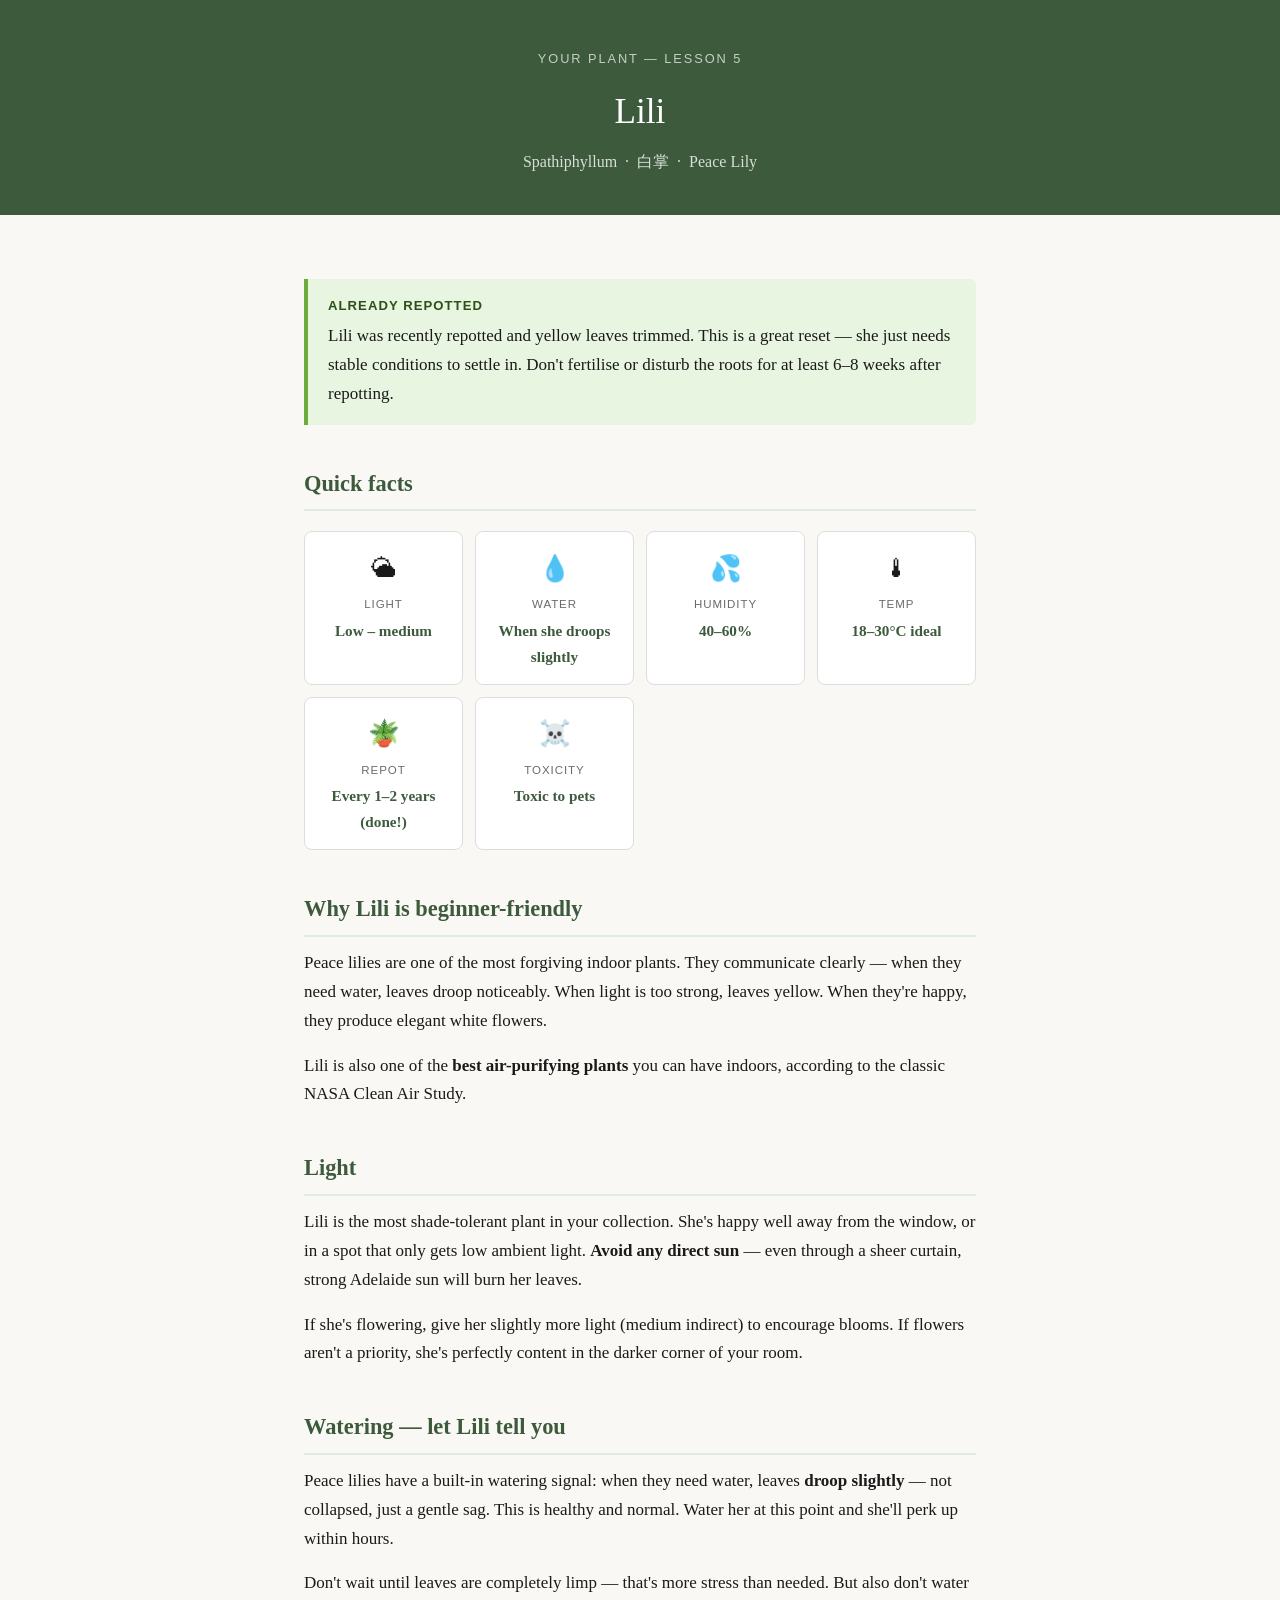
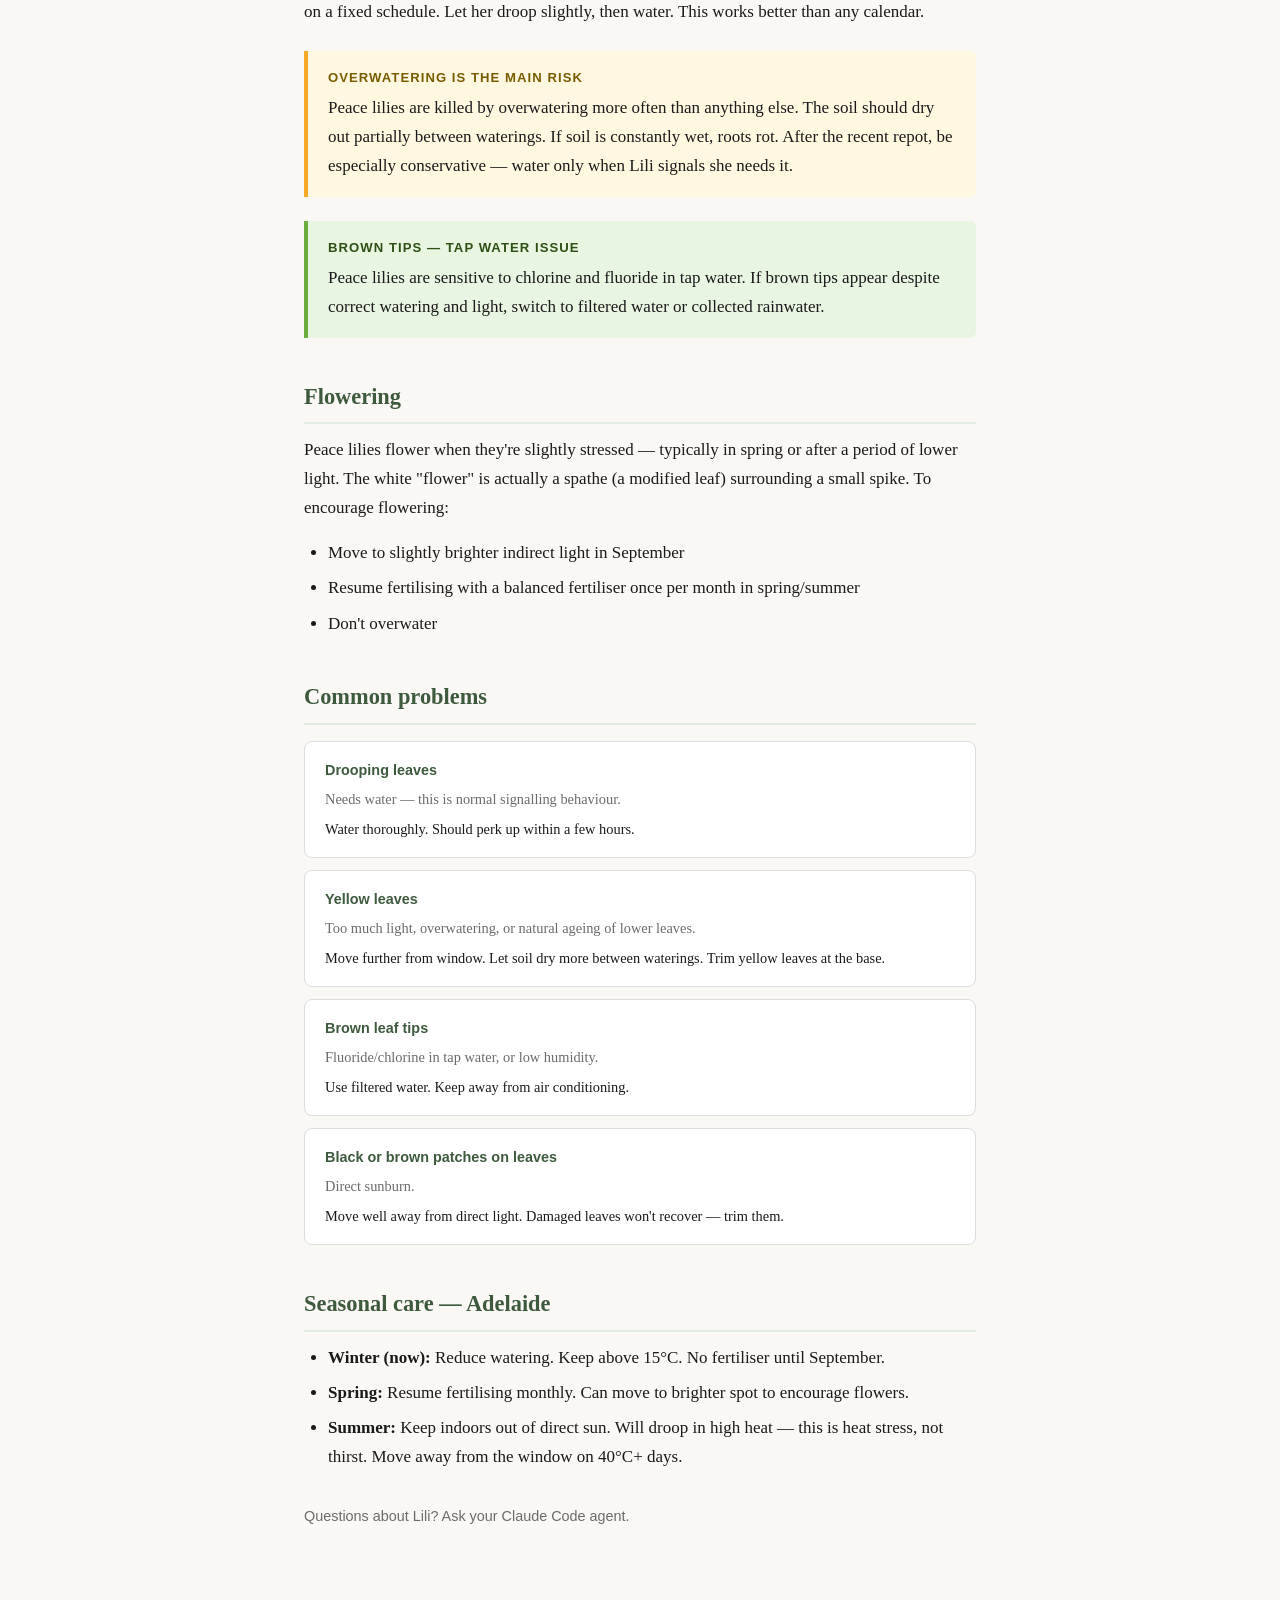
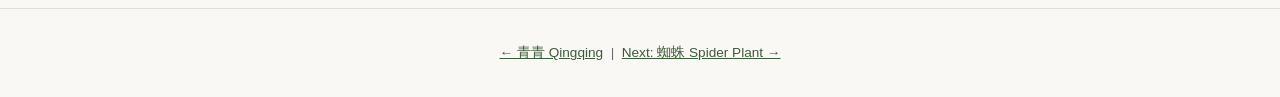
<file: lessons/0005-lili-peace-lily.html>
<!DOCTYPE html>
<html lang="en">
<head>
  <meta charset="UTF-8" />
  <meta name="viewport" content="width=device-width, initial-scale=1.0" />
  <title>Lili — Spathiphyllum (Peace Lily)</title>
  <style>
    :root {
      --accent: #3d5a3d;
      --accent-light: #e0ece0;
      --green-dark: #2d5016;
      --warm-bg: #faf8f4;
      --text: #1a1a1a;
      --muted: #6b6b6b;
      --border: #ddd;
      --warning-bg: #fff8e1;
      --warning-border: #f9a825;
      --tip-bg: #e8f5e0;
      --tip-border: #6aad3d;
    }
    * { box-sizing: border-box; margin: 0; padding: 0; }
    body { font-family: Georgia, serif; background: var(--warm-bg); color: var(--text); line-height: 1.7; font-size: 17px; }
    header { background: var(--accent); color: white; padding: 3rem 2rem 2.5rem; text-align: center; }
    header .meta { font-family: 'Helvetica Neue', Arial, sans-serif; font-size: 0.8rem; letter-spacing: 0.15em; text-transform: uppercase; opacity: 0.7; margin-bottom: 0.75rem; }
    header h1 { font-size: 2.2rem; font-weight: normal; margin-bottom: 0.4rem; }
    header .subtitle { font-size: 1rem; opacity: 0.8; }
    main { max-width: 720px; margin: 0 auto; padding: 2.5rem 1.5rem 4rem; }
    h2 { font-size: 1.4rem; color: var(--accent); margin: 2.5rem 0 0.75rem; padding-bottom: 0.4rem; border-bottom: 2px solid var(--accent-light); }
    p { margin-bottom: 1rem; }
    ul, ol { padding-left: 1.5rem; margin-bottom: 1rem; }
    li { margin-bottom: 0.4rem; }
    a { color: var(--accent); }
    .stats { display: grid; grid-template-columns: repeat(auto-fit, minmax(140px, 1fr)); gap: 0.75rem; margin: 1.25rem 0; }
    .stat { background: white; border: 1px solid var(--border); border-radius: 8px; padding: 0.9rem 1rem; text-align: center; }
    .stat .icon { font-size: 1.6rem; margin-bottom: 0.3rem; }
    .stat .label { font-family: 'Helvetica Neue', Arial, sans-serif; font-size: 0.72rem; text-transform: uppercase; letter-spacing: 0.08em; color: var(--muted); }
    .stat .value { font-size: 0.95rem; font-weight: bold; color: var(--accent); margin-top: 0.2rem; }
    .callout { border-left: 4px solid; padding: 1rem 1.25rem; margin: 1.5rem 0; border-radius: 0 6px 6px 0; }
    .callout.tip { background: var(--tip-bg); border-color: var(--tip-border); }
    .callout.warning { background: var(--warning-bg); border-color: var(--warning-border); }
    .callout strong { display: block; margin-bottom: 0.3rem; font-family: 'Helvetica Neue', Arial, sans-serif; font-size: 0.82rem; text-transform: uppercase; letter-spacing: 0.08em; }
    .callout.tip strong { color: var(--green-dark); }
    .callout.warning strong { color: #7a5c00; }
    .problem-grid { display: grid; gap: 0.75rem; margin: 1rem 0; }
    .problem { background: white; border: 1px solid var(--border); border-radius: 8px; padding: 1rem 1.25rem; }
    .problem .symptom { font-weight: bold; font-family: 'Helvetica Neue', Arial, sans-serif; font-size: 0.9rem; color: var(--accent); margin-bottom: 0.3rem; }
    .problem .cause { font-size: 0.9rem; color: var(--muted); margin-bottom: 0.3rem; }
    .problem .fix { font-size: 0.9rem; }
    footer { text-align: center; padding: 2rem; font-size: 0.85rem; color: var(--muted); border-top: 1px solid var(--border); font-family: 'Helvetica Neue', Arial, sans-serif; }
    footer a { color: var(--accent); }
  </style>
</head>
<body>
<header>
  <div class="meta">Your plant — Lesson 5</div>
  <h1>Lili</h1>
  <div class="subtitle">Spathiphyllum &nbsp;·&nbsp; 白掌 &nbsp;·&nbsp; Peace Lily</div>
</header>
<main>

  <div class="callout tip">
    <strong>Already repotted</strong>
    Lili was recently repotted and yellow leaves trimmed. This is a great reset — she just needs stable conditions to settle in. Don't fertilise or disturb the roots for at least 6–8 weeks after repotting.
  </div>

  <h2>Quick facts</h2>
  <div class="stats">
    <div class="stat"><div class="icon">🌥</div><div class="label">Light</div><div class="value">Low – medium</div></div>
    <div class="stat"><div class="icon">💧</div><div class="label">Water</div><div class="value">When she droops slightly</div></div>
    <div class="stat"><div class="icon">💦</div><div class="label">Humidity</div><div class="value">40–60%</div></div>
    <div class="stat"><div class="icon">🌡</div><div class="label">Temp</div><div class="value">18–30°C ideal</div></div>
    <div class="stat"><div class="icon">🪴</div><div class="label">Repot</div><div class="value">Every 1–2 years (done!)</div></div>
    <div class="stat"><div class="icon">☠️</div><div class="label">Toxicity</div><div class="value">Toxic to pets</div></div>
  </div>

  <h2>Why Lili is beginner-friendly</h2>
  <p>Peace lilies are one of the most forgiving indoor plants. They communicate clearly — when they need water, leaves droop noticeably. When light is too strong, leaves yellow. When they're happy, they produce elegant white flowers.</p>
  <p>Lili is also one of the <strong>best air-purifying plants</strong> you can have indoors, according to the classic NASA Clean Air Study.</p>

  <h2>Light</h2>
  <p>Lili is the most shade-tolerant plant in your collection. She's happy well away from the window, or in a spot that only gets low ambient light. <strong>Avoid any direct sun</strong> — even through a sheer curtain, strong Adelaide sun will burn her leaves.</p>
  <p>If she's flowering, give her slightly more light (medium indirect) to encourage blooms. If flowers aren't a priority, she's perfectly content in the darker corner of your room.</p>

  <h2>Watering — let Lili tell you</h2>
  <p>Peace lilies have a built-in watering signal: when they need water, leaves <strong>droop slightly</strong> — not collapsed, just a gentle sag. This is healthy and normal. Water her at this point and she'll perk up within hours.</p>
  <p>Don't wait until leaves are completely limp — that's more stress than needed. But also don't water on a fixed schedule. Let her droop slightly, then water. This works better than any calendar.</p>

  <div class="callout warning">
    <strong>Overwatering is the main risk</strong>
    Peace lilies are killed by overwatering more often than anything else. The soil should dry out partially between waterings. If soil is constantly wet, roots rot. After the recent repot, be especially conservative — water only when Lili signals she needs it.
  </div>

  <div class="callout tip">
    <strong>Brown tips — tap water issue</strong>
    Peace lilies are sensitive to chlorine and fluoride in tap water. If brown tips appear despite correct watering and light, switch to filtered water or collected rainwater.
  </div>

  <h2>Flowering</h2>
  <p>Peace lilies flower when they're slightly stressed — typically in spring or after a period of lower light. The white "flower" is actually a spathe (a modified leaf) surrounding a small spike. To encourage flowering:</p>
  <ul>
    <li>Move to slightly brighter indirect light in September</li>
    <li>Resume fertilising with a balanced fertiliser once per month in spring/summer</li>
    <li>Don't overwater</li>
  </ul>

  <h2>Common problems</h2>
  <div class="problem-grid">
    <div class="problem">
      <div class="symptom">Drooping leaves</div>
      <div class="cause">Needs water — this is normal signalling behaviour.</div>
      <div class="fix">Water thoroughly. Should perk up within a few hours.</div>
    </div>
    <div class="problem">
      <div class="symptom">Yellow leaves</div>
      <div class="cause">Too much light, overwatering, or natural ageing of lower leaves.</div>
      <div class="fix">Move further from window. Let soil dry more between waterings. Trim yellow leaves at the base.</div>
    </div>
    <div class="problem">
      <div class="symptom">Brown leaf tips</div>
      <div class="cause">Fluoride/chlorine in tap water, or low humidity.</div>
      <div class="fix">Use filtered water. Keep away from air conditioning.</div>
    </div>
    <div class="problem">
      <div class="symptom">Black or brown patches on leaves</div>
      <div class="cause">Direct sunburn.</div>
      <div class="fix">Move well away from direct light. Damaged leaves won't recover — trim them.</div>
    </div>
  </div>

  <h2>Seasonal care — Adelaide</h2>
  <ul>
    <li><strong>Winter (now):</strong> Reduce watering. Keep above 15°C. No fertiliser until September.</li>
    <li><strong>Spring:</strong> Resume fertilising monthly. Can move to brighter spot to encourage flowers.</li>
    <li><strong>Summer:</strong> Keep indoors out of direct sun. Will droop in high heat — this is heat stress, not thirst. Move away from the window on 40°C+ days.</li>
  </ul>

  <p style="margin-top: 2rem; font-size: 0.9rem; color: var(--muted); font-family: 'Helvetica Neue', Arial, sans-serif;">
    Questions about Lili? Ask your Claude Code agent.
  </p>
</main>
<footer>
  <a href="0004-qingqing-dieffenbachia.html">← 青青 Qingqing</a> &nbsp;|&nbsp;
  <a href="0006-spider-plant.html">Next: 蜘蛛 Spider Plant →</a>
</footer>
</body>
</html>
</file>
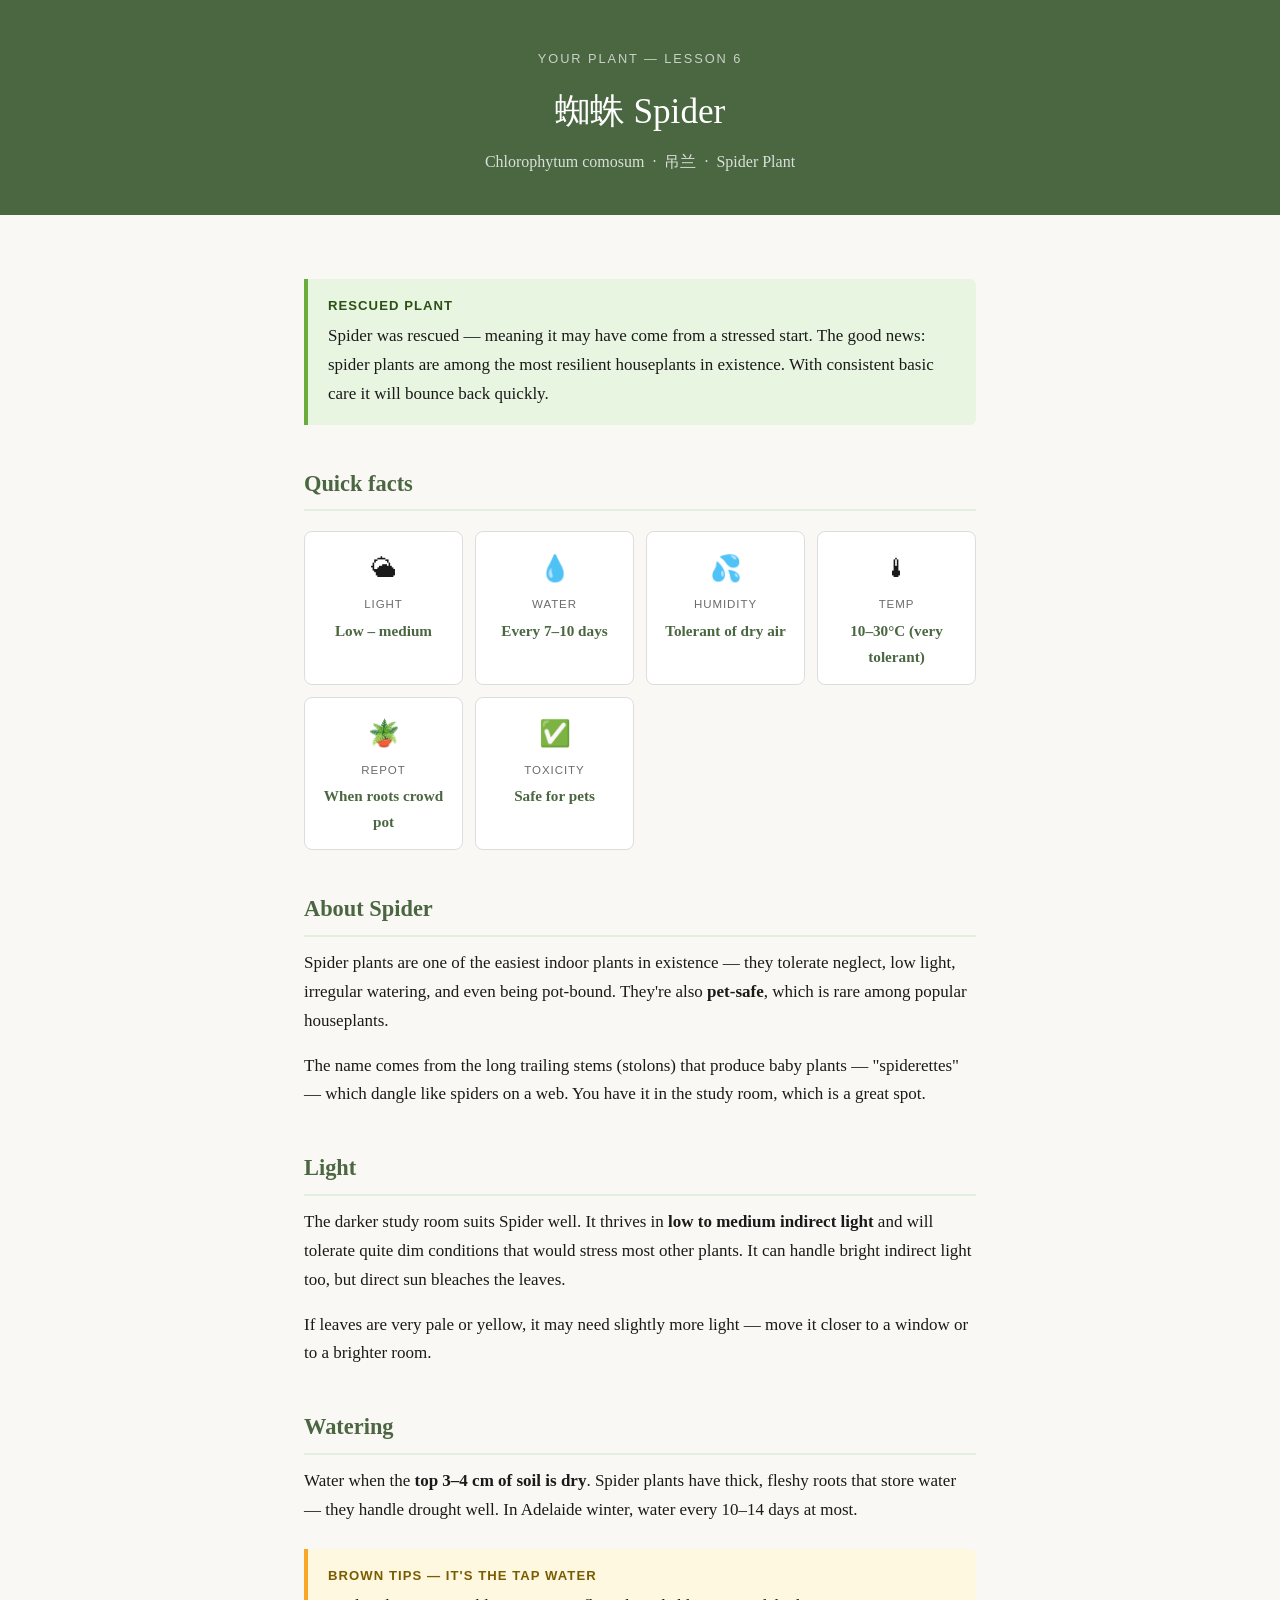
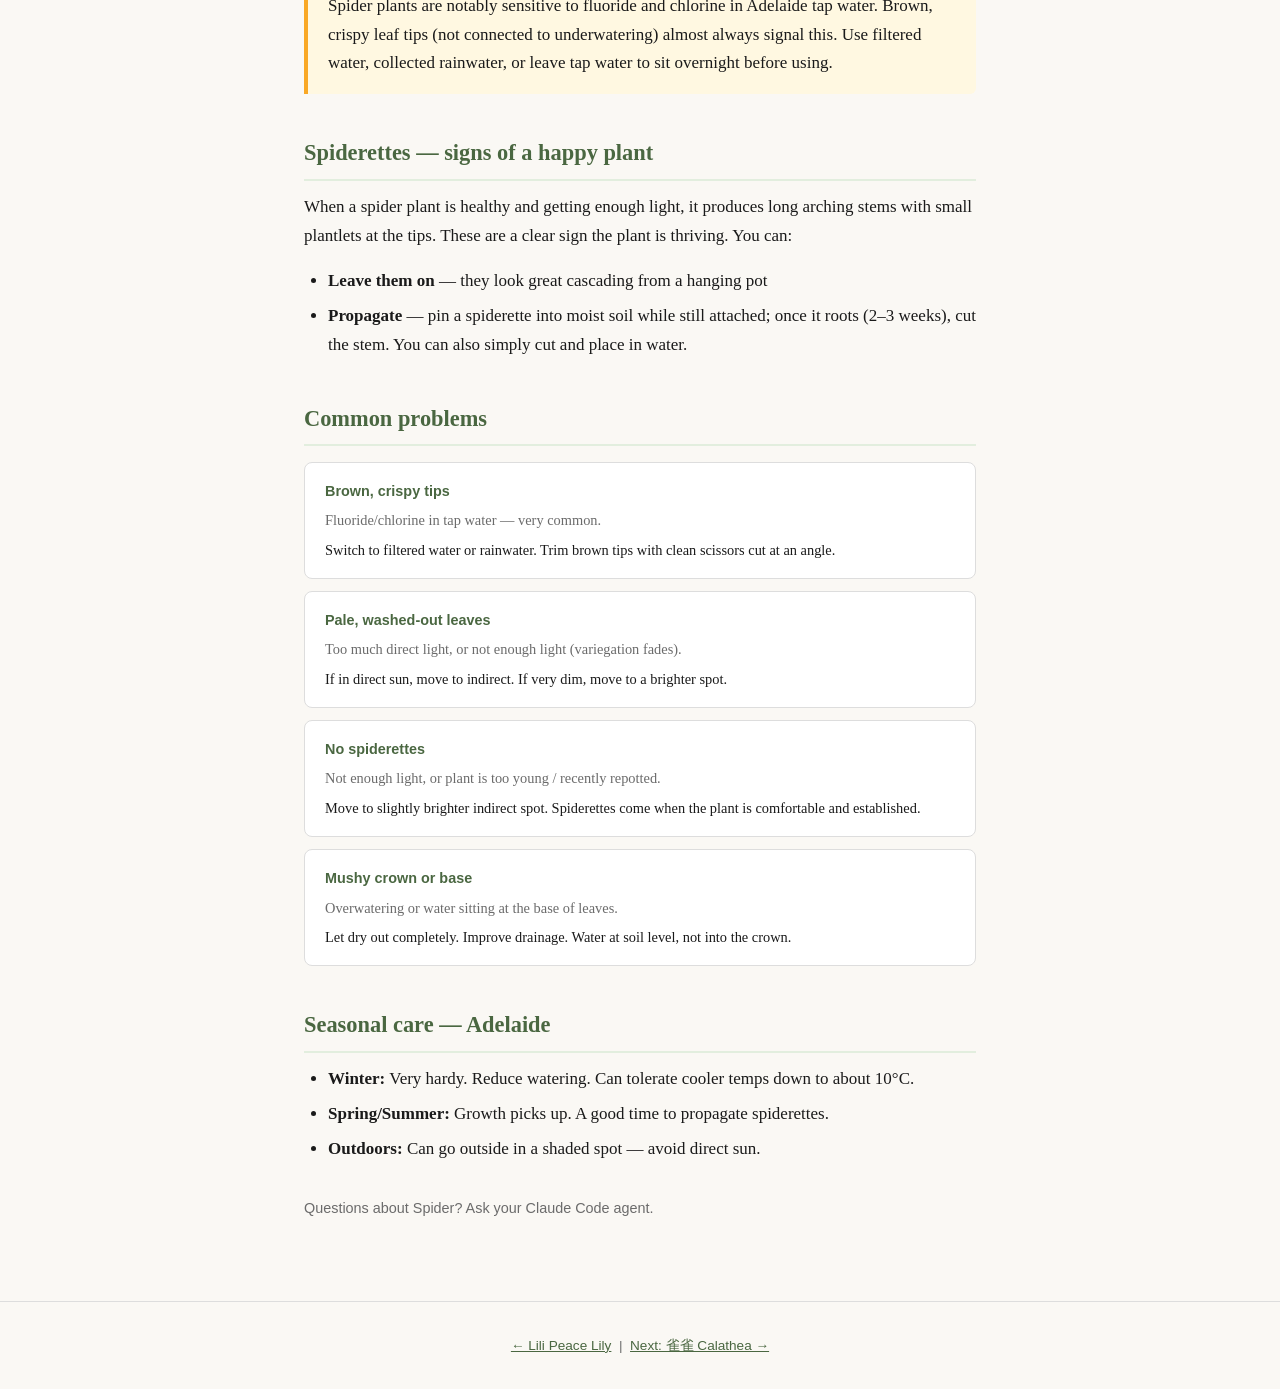
<file: lessons/0006-spider-plant.html>
<!DOCTYPE html>
<html lang="en">
<head>
  <meta charset="UTF-8" />
  <meta name="viewport" content="width=device-width, initial-scale=1.0" />
  <title>蜘蛛 Spider — Chlorophytum comosum</title>
  <style>
    :root {
      --accent: #4a6741;
      --accent-light: #e2eed e;
      --green-dark: #2d5016;
      --warm-bg: #faf8f4;
      --text: #1a1a1a;
      --muted: #6b6b6b;
      --border: #ddd;
      --warning-bg: #fff8e1;
      --warning-border: #f9a825;
      --tip-bg: #e8f5e0;
      --tip-border: #6aad3d;
    }
    * { box-sizing: border-box; margin: 0; padding: 0; }
    body { font-family: Georgia, serif; background: var(--warm-bg); color: var(--text); line-height: 1.7; font-size: 17px; }
    header { background: var(--accent); color: white; padding: 3rem 2rem 2.5rem; text-align: center; }
    header .meta { font-family: 'Helvetica Neue', Arial, sans-serif; font-size: 0.8rem; letter-spacing: 0.15em; text-transform: uppercase; opacity: 0.7; margin-bottom: 0.75rem; }
    header h1 { font-size: 2.2rem; font-weight: normal; margin-bottom: 0.4rem; }
    header .subtitle { font-size: 1rem; opacity: 0.8; }
    main { max-width: 720px; margin: 0 auto; padding: 2.5rem 1.5rem 4rem; }
    h2 { font-size: 1.4rem; color: var(--accent); margin: 2.5rem 0 0.75rem; padding-bottom: 0.4rem; border-bottom: 2px solid #e2eede; }
    p { margin-bottom: 1rem; }
    ul, ol { padding-left: 1.5rem; margin-bottom: 1rem; }
    li { margin-bottom: 0.4rem; }
    a { color: var(--accent); }
    .stats { display: grid; grid-template-columns: repeat(auto-fit, minmax(140px, 1fr)); gap: 0.75rem; margin: 1.25rem 0; }
    .stat { background: white; border: 1px solid var(--border); border-radius: 8px; padding: 0.9rem 1rem; text-align: center; }
    .stat .icon { font-size: 1.6rem; margin-bottom: 0.3rem; }
    .stat .label { font-family: 'Helvetica Neue', Arial, sans-serif; font-size: 0.72rem; text-transform: uppercase; letter-spacing: 0.08em; color: var(--muted); }
    .stat .value { font-size: 0.95rem; font-weight: bold; color: var(--accent); margin-top: 0.2rem; }
    .callout { border-left: 4px solid; padding: 1rem 1.25rem; margin: 1.5rem 0; border-radius: 0 6px 6px 0; }
    .callout.tip { background: var(--tip-bg); border-color: var(--tip-border); }
    .callout.warning { background: var(--warning-bg); border-color: var(--warning-border); }
    .callout strong { display: block; margin-bottom: 0.3rem; font-family: 'Helvetica Neue', Arial, sans-serif; font-size: 0.82rem; text-transform: uppercase; letter-spacing: 0.08em; }
    .callout.tip strong { color: var(--green-dark); }
    .callout.warning strong { color: #7a5c00; }
    .problem-grid { display: grid; gap: 0.75rem; margin: 1rem 0; }
    .problem { background: white; border: 1px solid var(--border); border-radius: 8px; padding: 1rem 1.25rem; }
    .problem .symptom { font-weight: bold; font-family: 'Helvetica Neue', Arial, sans-serif; font-size: 0.9rem; color: var(--accent); margin-bottom: 0.3rem; }
    .problem .cause { font-size: 0.9rem; color: var(--muted); margin-bottom: 0.3rem; }
    .problem .fix { font-size: 0.9rem; }
    footer { text-align: center; padding: 2rem; font-size: 0.85rem; color: var(--muted); border-top: 1px solid var(--border); font-family: 'Helvetica Neue', Arial, sans-serif; }
    footer a { color: var(--accent); }
  </style>
</head>
<body>
<header>
  <div class="meta">Your plant — Lesson 6</div>
  <h1>蜘蛛 Spider</h1>
  <div class="subtitle">Chlorophytum comosum &nbsp;·&nbsp; 吊兰 &nbsp;·&nbsp; Spider Plant</div>
</header>
<main>

  <div class="callout tip">
    <strong>Rescued plant</strong>
    Spider was rescued — meaning it may have come from a stressed start. The good news: spider plants are among the most resilient houseplants in existence. With consistent basic care it will bounce back quickly.
  </div>

  <h2>Quick facts</h2>
  <div class="stats">
    <div class="stat"><div class="icon">🌥</div><div class="label">Light</div><div class="value">Low – medium</div></div>
    <div class="stat"><div class="icon">💧</div><div class="label">Water</div><div class="value">Every 7–10 days</div></div>
    <div class="stat"><div class="icon">💦</div><div class="label">Humidity</div><div class="value">Tolerant of dry air</div></div>
    <div class="stat"><div class="icon">🌡</div><div class="label">Temp</div><div class="value">10–30°C (very tolerant)</div></div>
    <div class="stat"><div class="icon">🪴</div><div class="label">Repot</div><div class="value">When roots crowd pot</div></div>
    <div class="stat"><div class="icon">✅</div><div class="label">Toxicity</div><div class="value">Safe for pets</div></div>
  </div>

  <h2>About Spider</h2>
  <p>Spider plants are one of the easiest indoor plants in existence — they tolerate neglect, low light, irregular watering, and even being pot-bound. They're also <strong>pet-safe</strong>, which is rare among popular houseplants.</p>
  <p>The name comes from the long trailing stems (stolons) that produce baby plants — "spiderettes" — which dangle like spiders on a web. You have it in the study room, which is a great spot.</p>

  <h2>Light</h2>
  <p>The darker study room suits Spider well. It thrives in <strong>low to medium indirect light</strong> and will tolerate quite dim conditions that would stress most other plants. It can handle bright indirect light too, but direct sun bleaches the leaves.</p>
  <p>If leaves are very pale or yellow, it may need slightly more light — move it closer to a window or to a brighter room.</p>

  <h2>Watering</h2>
  <p>Water when the <strong>top 3–4 cm of soil is dry</strong>. Spider plants have thick, fleshy roots that store water — they handle drought well. In Adelaide winter, water every 10–14 days at most.</p>

  <div class="callout warning">
    <strong>Brown tips — it's the tap water</strong>
    Spider plants are notably sensitive to fluoride and chlorine in Adelaide tap water. Brown, crispy leaf tips (not connected to underwatering) almost always signal this. Use filtered water, collected rainwater, or leave tap water to sit overnight before using.
  </div>

  <h2>Spiderettes — signs of a happy plant</h2>
  <p>When a spider plant is healthy and getting enough light, it produces long arching stems with small plantlets at the tips. These are a clear sign the plant is thriving. You can:</p>
  <ul>
    <li><strong>Leave them on</strong> — they look great cascading from a hanging pot</li>
    <li><strong>Propagate</strong> — pin a spiderette into moist soil while still attached; once it roots (2–3 weeks), cut the stem. You can also simply cut and place in water.</li>
  </ul>

  <h2>Common problems</h2>
  <div class="problem-grid">
    <div class="problem">
      <div class="symptom">Brown, crispy tips</div>
      <div class="cause">Fluoride/chlorine in tap water — very common.</div>
      <div class="fix">Switch to filtered water or rainwater. Trim brown tips with clean scissors cut at an angle.</div>
    </div>
    <div class="problem">
      <div class="symptom">Pale, washed-out leaves</div>
      <div class="cause">Too much direct light, or not enough light (variegation fades).</div>
      <div class="fix">If in direct sun, move to indirect. If very dim, move to a brighter spot.</div>
    </div>
    <div class="problem">
      <div class="symptom">No spiderettes</div>
      <div class="cause">Not enough light, or plant is too young / recently repotted.</div>
      <div class="fix">Move to slightly brighter indirect spot. Spiderettes come when the plant is comfortable and established.</div>
    </div>
    <div class="problem">
      <div class="symptom">Mushy crown or base</div>
      <div class="cause">Overwatering or water sitting at the base of leaves.</div>
      <div class="fix">Let dry out completely. Improve drainage. Water at soil level, not into the crown.</div>
    </div>
  </div>

  <h2>Seasonal care — Adelaide</h2>
  <ul>
    <li><strong>Winter:</strong> Very hardy. Reduce watering. Can tolerate cooler temps down to about 10°C.</li>
    <li><strong>Spring/Summer:</strong> Growth picks up. A good time to propagate spiderettes.</li>
    <li><strong>Outdoors:</strong> Can go outside in a shaded spot — avoid direct sun.</li>
  </ul>

  <p style="margin-top: 2rem; font-size: 0.9rem; color: var(--muted); font-family: 'Helvetica Neue', Arial, sans-serif;">
    Questions about Spider? Ask your Claude Code agent.
  </p>
</main>
<footer>
  <a href="0005-lili-peace-lily.html">← Lili Peace Lily</a> &nbsp;|&nbsp;
  <a href="0007-queque-calathea.html">Next: 雀雀 Calathea →</a>
</footer>
</body>
</html>
</file>
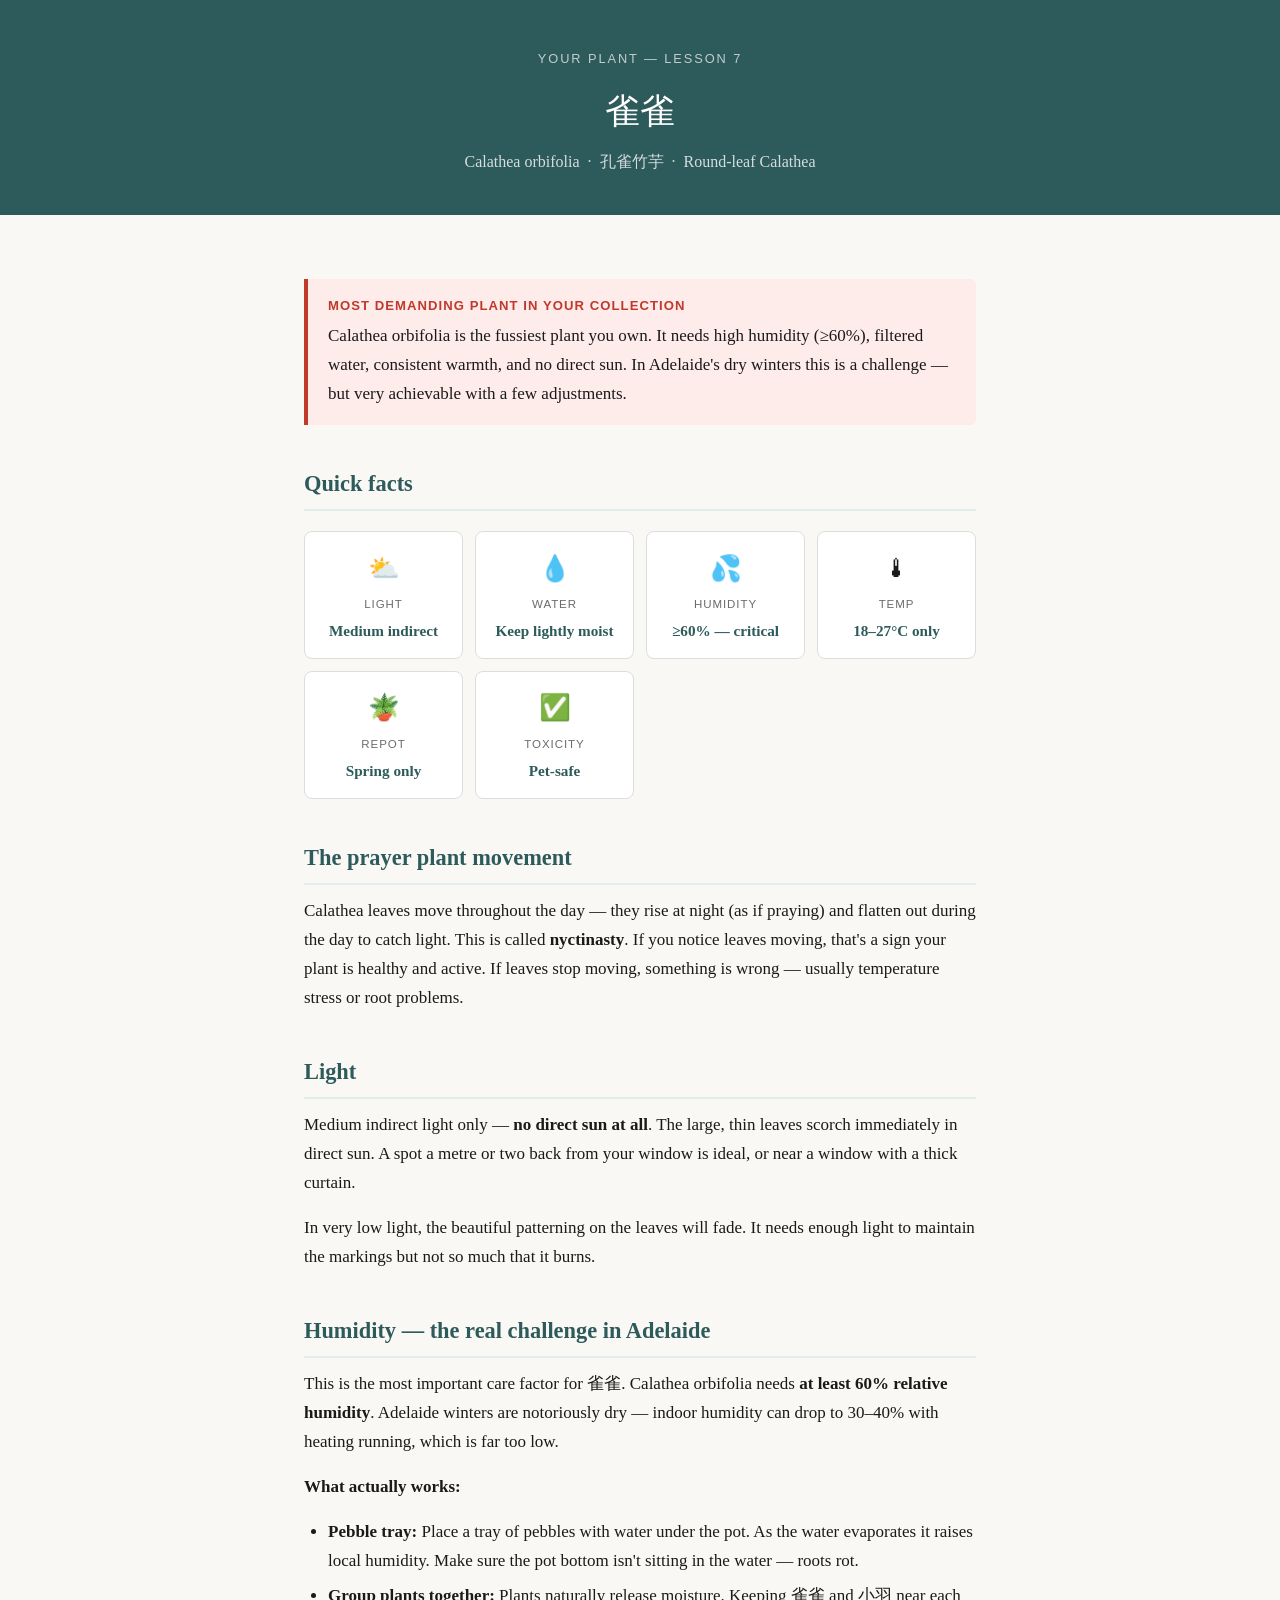
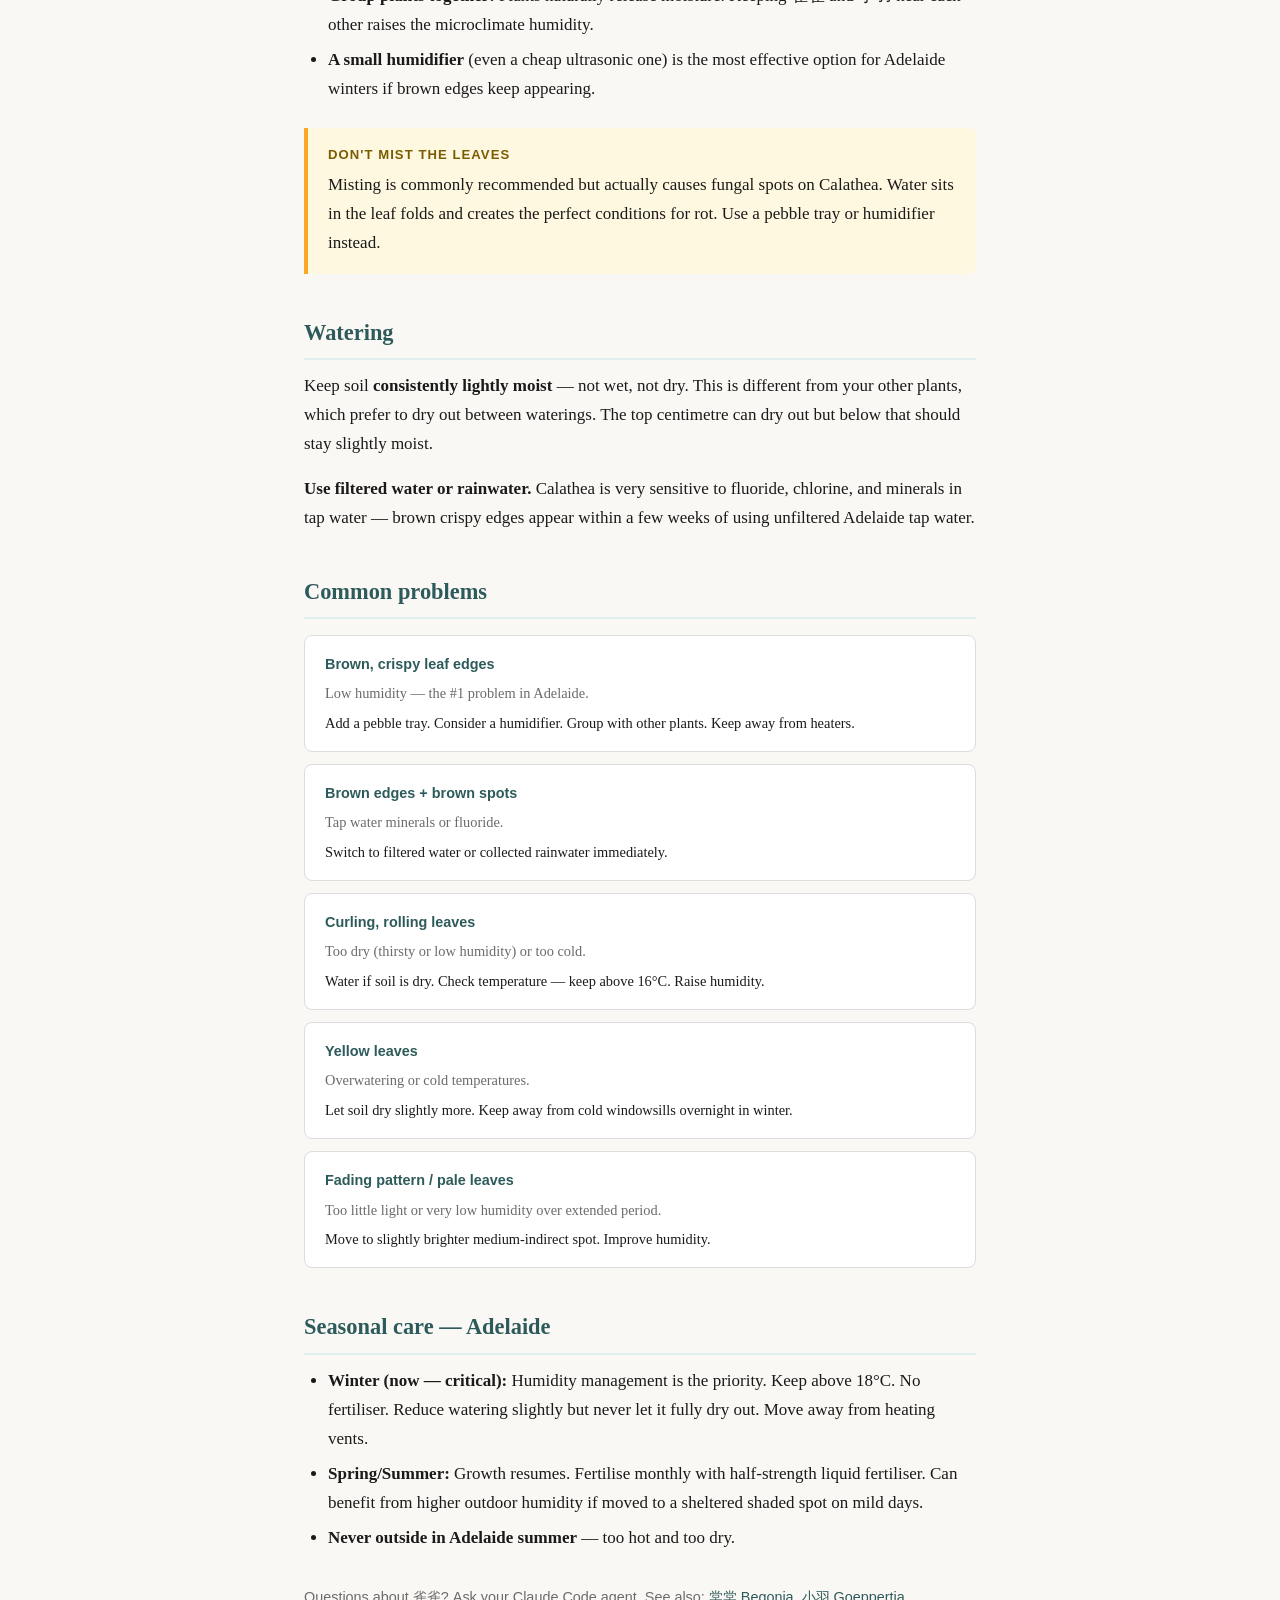
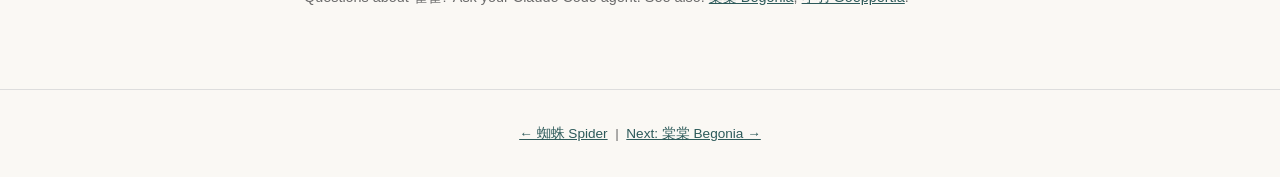
<file: lessons/0007-queque-calathea.html>
<!DOCTYPE html>
<html lang="en">
<head>
  <meta charset="UTF-8" />
  <meta name="viewport" content="width=device-width, initial-scale=1.0" />
  <title>雀雀 — Calathea orbifolia</title>
  <style>
    :root {
      --accent: #2d5a5a;
      --accent-light: #e0eeee;
      --green-dark: #2d5016;
      --warm-bg: #faf8f4;
      --text: #1a1a1a;
      --muted: #6b6b6b;
      --border: #ddd;
      --warning-bg: #fff8e1;
      --warning-border: #f9a825;
      --tip-bg: #e8f5e0;
      --tip-border: #6aad3d;
    }
    * { box-sizing: border-box; margin: 0; padding: 0; }
    body { font-family: Georgia, serif; background: var(--warm-bg); color: var(--text); line-height: 1.7; font-size: 17px; }
    header { background: var(--accent); color: white; padding: 3rem 2rem 2.5rem; text-align: center; }
    header .meta { font-family: 'Helvetica Neue', Arial, sans-serif; font-size: 0.8rem; letter-spacing: 0.15em; text-transform: uppercase; opacity: 0.7; margin-bottom: 0.75rem; }
    header h1 { font-size: 2.2rem; font-weight: normal; margin-bottom: 0.4rem; }
    header .subtitle { font-size: 1rem; opacity: 0.8; }
    main { max-width: 720px; margin: 0 auto; padding: 2.5rem 1.5rem 4rem; }
    h2 { font-size: 1.4rem; color: var(--accent); margin: 2.5rem 0 0.75rem; padding-bottom: 0.4rem; border-bottom: 2px solid var(--accent-light); }
    p { margin-bottom: 1rem; }
    ul, ol { padding-left: 1.5rem; margin-bottom: 1rem; }
    li { margin-bottom: 0.4rem; }
    a { color: var(--accent); }
    .stats { display: grid; grid-template-columns: repeat(auto-fit, minmax(140px, 1fr)); gap: 0.75rem; margin: 1.25rem 0; }
    .stat { background: white; border: 1px solid var(--border); border-radius: 8px; padding: 0.9rem 1rem; text-align: center; }
    .stat .icon { font-size: 1.6rem; margin-bottom: 0.3rem; }
    .stat .label { font-family: 'Helvetica Neue', Arial, sans-serif; font-size: 0.72rem; text-transform: uppercase; letter-spacing: 0.08em; color: var(--muted); }
    .stat .value { font-size: 0.95rem; font-weight: bold; color: var(--accent); margin-top: 0.2rem; }
    .callout { border-left: 4px solid; padding: 1rem 1.25rem; margin: 1.5rem 0; border-radius: 0 6px 6px 0; }
    .callout.tip { background: var(--tip-bg); border-color: var(--tip-border); }
    .callout.warning { background: var(--warning-bg); border-color: var(--warning-border); }
    .callout.urgent { background: #fdecea; border-color: #c0392b; }
    .callout strong { display: block; margin-bottom: 0.3rem; font-family: 'Helvetica Neue', Arial, sans-serif; font-size: 0.82rem; text-transform: uppercase; letter-spacing: 0.08em; }
    .callout.tip strong { color: var(--green-dark); }
    .callout.warning strong { color: #7a5c00; }
    .callout.urgent strong { color: #c0392b; }
    .problem-grid { display: grid; gap: 0.75rem; margin: 1rem 0; }
    .problem { background: white; border: 1px solid var(--border); border-radius: 8px; padding: 1rem 1.25rem; }
    .problem .symptom { font-weight: bold; font-family: 'Helvetica Neue', Arial, sans-serif; font-size: 0.9rem; color: var(--accent); margin-bottom: 0.3rem; }
    .problem .cause { font-size: 0.9rem; color: var(--muted); margin-bottom: 0.3rem; }
    .problem .fix { font-size: 0.9rem; }
    footer { text-align: center; padding: 2rem; font-size: 0.85rem; color: var(--muted); border-top: 1px solid var(--border); font-family: 'Helvetica Neue', Arial, sans-serif; }
    footer a { color: var(--accent); }
  </style>
</head>
<body>
<header>
  <div class="meta">Your plant — Lesson 7</div>
  <h1>雀雀</h1>
  <div class="subtitle">Calathea orbifolia &nbsp;·&nbsp; 孔雀竹芋 &nbsp;·&nbsp; Round-leaf Calathea</div>
</header>
<main>

  <div class="callout urgent">
    <strong>Most demanding plant in your collection</strong>
    Calathea orbifolia is the fussiest plant you own. It needs high humidity (≥60%), filtered water, consistent warmth, and no direct sun. In Adelaide's dry winters this is a challenge — but very achievable with a few adjustments.
  </div>

  <h2>Quick facts</h2>
  <div class="stats">
    <div class="stat"><div class="icon">⛅</div><div class="label">Light</div><div class="value">Medium indirect</div></div>
    <div class="stat"><div class="icon">💧</div><div class="label">Water</div><div class="value">Keep lightly moist</div></div>
    <div class="stat"><div class="icon">💦</div><div class="label">Humidity</div><div class="value">≥60% — critical</div></div>
    <div class="stat"><div class="icon">🌡</div><div class="label">Temp</div><div class="value">18–27°C only</div></div>
    <div class="stat"><div class="icon">🪴</div><div class="label">Repot</div><div class="value">Spring only</div></div>
    <div class="stat"><div class="icon">✅</div><div class="label">Toxicity</div><div class="value">Pet-safe</div></div>
  </div>

  <h2>The prayer plant movement</h2>
  <p>Calathea leaves move throughout the day — they rise at night (as if praying) and flatten out during the day to catch light. This is called <strong>nyctinasty</strong>. If you notice leaves moving, that's a sign your plant is healthy and active. If leaves stop moving, something is wrong — usually temperature stress or root problems.</p>

  <h2>Light</h2>
  <p>Medium indirect light only — <strong>no direct sun at all</strong>. The large, thin leaves scorch immediately in direct sun. A spot a metre or two back from your window is ideal, or near a window with a thick curtain.</p>
  <p>In very low light, the beautiful patterning on the leaves will fade. It needs enough light to maintain the markings but not so much that it burns.</p>

  <h2>Humidity — the real challenge in Adelaide</h2>
  <p>This is the most important care factor for 雀雀. Calathea orbifolia needs <strong>at least 60% relative humidity</strong>. Adelaide winters are notoriously dry — indoor humidity can drop to 30–40% with heating running, which is far too low.</p>
  <p><strong>What actually works:</strong></p>
  <ul>
    <li><strong>Pebble tray:</strong> Place a tray of pebbles with water under the pot. As the water evaporates it raises local humidity. Make sure the pot bottom isn't sitting in the water — roots rot.</li>
    <li><strong>Group plants together:</strong> Plants naturally release moisture. Keeping 雀雀 and 小羽 near each other raises the microclimate humidity.</li>
    <li><strong>A small humidifier</strong> (even a cheap ultrasonic one) is the most effective option for Adelaide winters if brown edges keep appearing.</li>
  </ul>

  <div class="callout warning">
    <strong>Don't mist the leaves</strong>
    Misting is commonly recommended but actually causes fungal spots on Calathea. Water sits in the leaf folds and creates the perfect conditions for rot. Use a pebble tray or humidifier instead.
  </div>

  <h2>Watering</h2>
  <p>Keep soil <strong>consistently lightly moist</strong> — not wet, not dry. This is different from your other plants, which prefer to dry out between waterings. The top centimetre can dry out but below that should stay slightly moist.</p>
  <p><strong>Use filtered water or rainwater.</strong> Calathea is very sensitive to fluoride, chlorine, and minerals in tap water — brown crispy edges appear within a few weeks of using unfiltered Adelaide tap water.</p>

  <h2>Common problems</h2>
  <div class="problem-grid">
    <div class="problem">
      <div class="symptom">Brown, crispy leaf edges</div>
      <div class="cause">Low humidity — the #1 problem in Adelaide.</div>
      <div class="fix">Add a pebble tray. Consider a humidifier. Group with other plants. Keep away from heaters.</div>
    </div>
    <div class="problem">
      <div class="symptom">Brown edges + brown spots</div>
      <div class="cause">Tap water minerals or fluoride.</div>
      <div class="fix">Switch to filtered water or collected rainwater immediately.</div>
    </div>
    <div class="problem">
      <div class="symptom">Curling, rolling leaves</div>
      <div class="cause">Too dry (thirsty or low humidity) or too cold.</div>
      <div class="fix">Water if soil is dry. Check temperature — keep above 16°C. Raise humidity.</div>
    </div>
    <div class="problem">
      <div class="symptom">Yellow leaves</div>
      <div class="cause">Overwatering or cold temperatures.</div>
      <div class="fix">Let soil dry slightly more. Keep away from cold windowsills overnight in winter.</div>
    </div>
    <div class="problem">
      <div class="symptom">Fading pattern / pale leaves</div>
      <div class="cause">Too little light or very low humidity over extended period.</div>
      <div class="fix">Move to slightly brighter medium-indirect spot. Improve humidity.</div>
    </div>
  </div>

  <h2>Seasonal care — Adelaide</h2>
  <ul>
    <li><strong>Winter (now — critical):</strong> Humidity management is the priority. Keep above 18°C. No fertiliser. Reduce watering slightly but never let it fully dry out. Move away from heating vents.</li>
    <li><strong>Spring/Summer:</strong> Growth resumes. Fertilise monthly with half-strength liquid fertiliser. Can benefit from higher outdoor humidity if moved to a sheltered shaded spot on mild days.</li>
    <li><strong>Never outside in Adelaide summer</strong> — too hot and too dry.</li>
  </ul>

  <p style="margin-top: 2rem; font-size: 0.9rem; color: var(--muted); font-family: 'Helvetica Neue', Arial, sans-serif;">
    Questions about 雀雀? Ask your Claude Code agent. See also: <a href="0008-tangtang-begonia.html">棠棠 Begonia</a>, <a href="0010-baobao-goeppertia.html">小羽 Goeppertia</a>.
  </p>
</main>
<footer>
  <a href="0006-spider-plant.html">← 蜘蛛 Spider</a> &nbsp;|&nbsp;
  <a href="0008-tangtan-begonia.html">Next: 棠棠 Begonia →</a>
</footer>
</body>
</html>
</file>
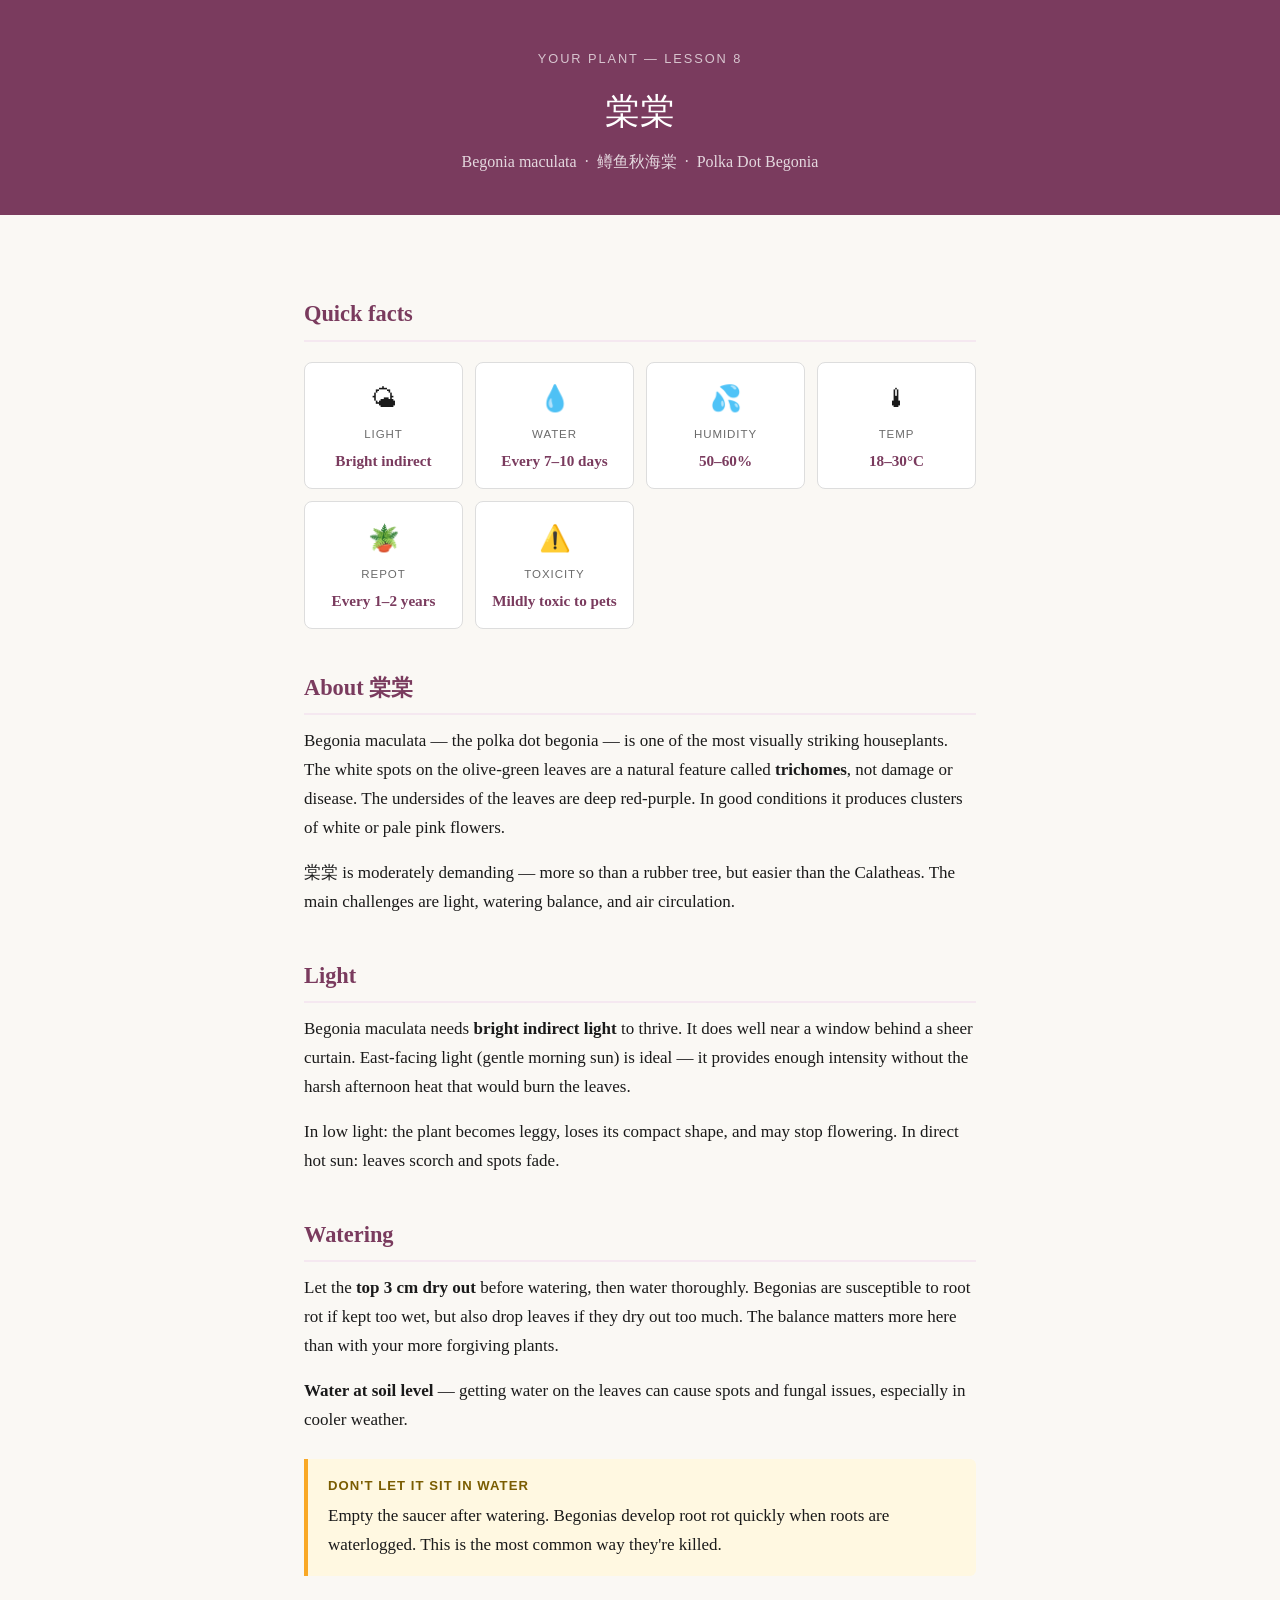
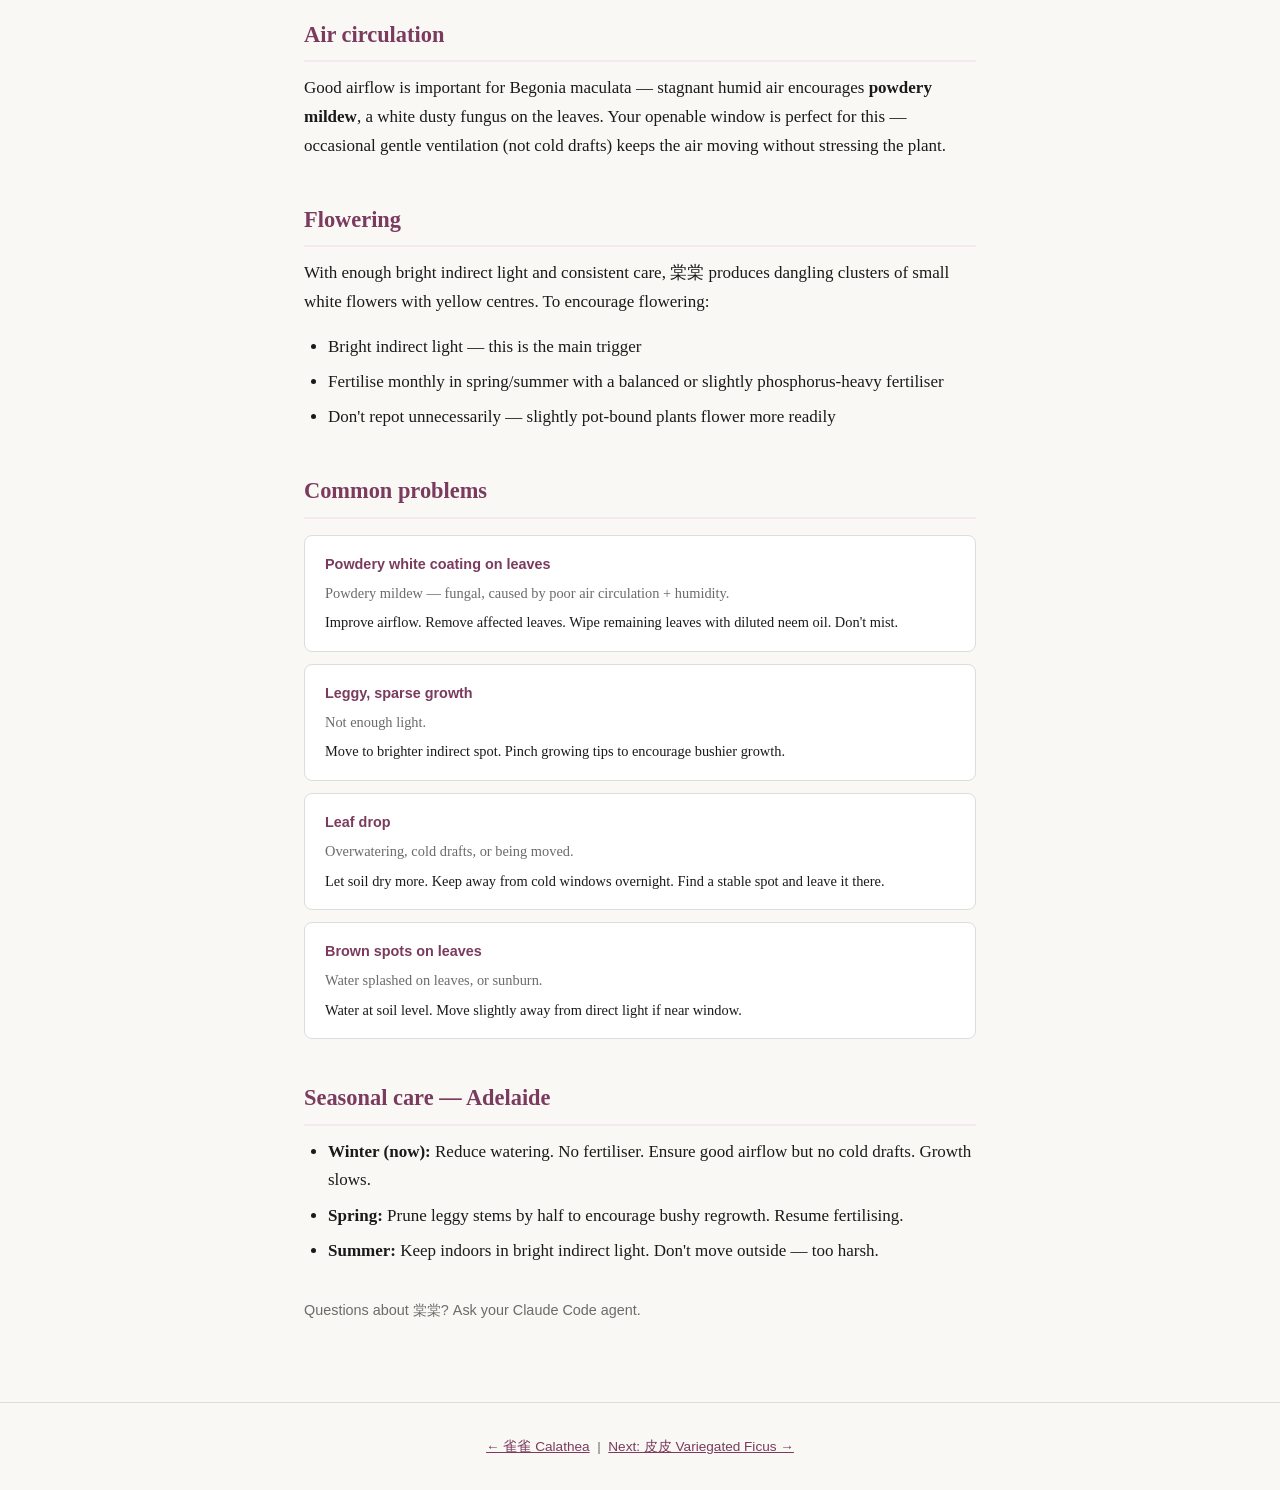
<file: lessons/0008-tangtan-begonia.html>
<!DOCTYPE html>
<html lang="en">
<head>
  <meta charset="UTF-8" />
  <meta name="viewport" content="width=device-width, initial-scale=1.0" />
  <title>棠棠 — Begonia maculata</title>
  <style>
    :root {
      --accent: #7a3b5e;
      --accent-light: #f5e8f0;
      --green-dark: #2d5016;
      --warm-bg: #faf8f4;
      --text: #1a1a1a;
      --muted: #6b6b6b;
      --border: #ddd;
      --warning-bg: #fff8e1;
      --warning-border: #f9a825;
      --tip-bg: #e8f5e0;
      --tip-border: #6aad3d;
    }
    * { box-sizing: border-box; margin: 0; padding: 0; }
    body { font-family: Georgia, serif; background: var(--warm-bg); color: var(--text); line-height: 1.7; font-size: 17px; }
    header { background: var(--accent); color: white; padding: 3rem 2rem 2.5rem; text-align: center; }
    header .meta { font-family: 'Helvetica Neue', Arial, sans-serif; font-size: 0.8rem; letter-spacing: 0.15em; text-transform: uppercase; opacity: 0.7; margin-bottom: 0.75rem; }
    header h1 { font-size: 2.2rem; font-weight: normal; margin-bottom: 0.4rem; }
    header .subtitle { font-size: 1rem; opacity: 0.8; }
    main { max-width: 720px; margin: 0 auto; padding: 2.5rem 1.5rem 4rem; }
    h2 { font-size: 1.4rem; color: var(--accent); margin: 2.5rem 0 0.75rem; padding-bottom: 0.4rem; border-bottom: 2px solid var(--accent-light); }
    p { margin-bottom: 1rem; }
    ul, ol { padding-left: 1.5rem; margin-bottom: 1rem; }
    li { margin-bottom: 0.4rem; }
    a { color: var(--accent); }
    .stats { display: grid; grid-template-columns: repeat(auto-fit, minmax(140px, 1fr)); gap: 0.75rem; margin: 1.25rem 0; }
    .stat { background: white; border: 1px solid var(--border); border-radius: 8px; padding: 0.9rem 1rem; text-align: center; }
    .stat .icon { font-size: 1.6rem; margin-bottom: 0.3rem; }
    .stat .label { font-family: 'Helvetica Neue', Arial, sans-serif; font-size: 0.72rem; text-transform: uppercase; letter-spacing: 0.08em; color: var(--muted); }
    .stat .value { font-size: 0.95rem; font-weight: bold; color: var(--accent); margin-top: 0.2rem; }
    .callout { border-left: 4px solid; padding: 1rem 1.25rem; margin: 1.5rem 0; border-radius: 0 6px 6px 0; }
    .callout.tip { background: var(--tip-bg); border-color: var(--tip-border); }
    .callout.warning { background: var(--warning-bg); border-color: var(--warning-border); }
    .callout strong { display: block; margin-bottom: 0.3rem; font-family: 'Helvetica Neue', Arial, sans-serif; font-size: 0.82rem; text-transform: uppercase; letter-spacing: 0.08em; }
    .callout.tip strong { color: var(--green-dark); }
    .callout.warning strong { color: #7a5c00; }
    .problem-grid { display: grid; gap: 0.75rem; margin: 1rem 0; }
    .problem { background: white; border: 1px solid var(--border); border-radius: 8px; padding: 1rem 1.25rem; }
    .problem .symptom { font-weight: bold; font-family: 'Helvetica Neue', Arial, sans-serif; font-size: 0.9rem; color: var(--accent); margin-bottom: 0.3rem; }
    .problem .cause { font-size: 0.9rem; color: var(--muted); margin-bottom: 0.3rem; }
    .problem .fix { font-size: 0.9rem; }
    footer { text-align: center; padding: 2rem; font-size: 0.85rem; color: var(--muted); border-top: 1px solid var(--border); font-family: 'Helvetica Neue', Arial, sans-serif; }
    footer a { color: var(--accent); }
  </style>
</head>
<body>
<header>
  <div class="meta">Your plant — Lesson 8</div>
  <h1>棠棠</h1>
  <div class="subtitle">Begonia maculata &nbsp;·&nbsp; 鳟鱼秋海棠 &nbsp;·&nbsp; Polka Dot Begonia</div>
</header>
<main>

  <h2>Quick facts</h2>
  <div class="stats">
    <div class="stat"><div class="icon">🌤</div><div class="label">Light</div><div class="value">Bright indirect</div></div>
    <div class="stat"><div class="icon">💧</div><div class="label">Water</div><div class="value">Every 7–10 days</div></div>
    <div class="stat"><div class="icon">💦</div><div class="label">Humidity</div><div class="value">50–60%</div></div>
    <div class="stat"><div class="icon">🌡</div><div class="label">Temp</div><div class="value">18–30°C</div></div>
    <div class="stat"><div class="icon">🪴</div><div class="label">Repot</div><div class="value">Every 1–2 years</div></div>
    <div class="stat"><div class="icon">⚠️</div><div class="label">Toxicity</div><div class="value">Mildly toxic to pets</div></div>
  </div>

  <h2>About 棠棠</h2>
  <p>Begonia maculata — the polka dot begonia — is one of the most visually striking houseplants. The white spots on the olive-green leaves are a natural feature called <strong>trichomes</strong>, not damage or disease. The undersides of the leaves are deep red-purple. In good conditions it produces clusters of white or pale pink flowers.</p>
  <p>棠棠 is moderately demanding — more so than a rubber tree, but easier than the Calatheas. The main challenges are light, watering balance, and air circulation.</p>

  <h2>Light</h2>
  <p>Begonia maculata needs <strong>bright indirect light</strong> to thrive. It does well near a window behind a sheer curtain. East-facing light (gentle morning sun) is ideal — it provides enough intensity without the harsh afternoon heat that would burn the leaves.</p>
  <p>In low light: the plant becomes leggy, loses its compact shape, and may stop flowering. In direct hot sun: leaves scorch and spots fade.</p>

  <h2>Watering</h2>
  <p>Let the <strong>top 3 cm dry out</strong> before watering, then water thoroughly. Begonias are susceptible to root rot if kept too wet, but also drop leaves if they dry out too much. The balance matters more here than with your more forgiving plants.</p>
  <p><strong>Water at soil level</strong> — getting water on the leaves can cause spots and fungal issues, especially in cooler weather.</p>

  <div class="callout warning">
    <strong>Don't let it sit in water</strong>
    Empty the saucer after watering. Begonias develop root rot quickly when roots are waterlogged. This is the most common way they're killed.
  </div>

  <h2>Air circulation</h2>
  <p>Good airflow is important for Begonia maculata — stagnant humid air encourages <strong>powdery mildew</strong>, a white dusty fungus on the leaves. Your openable window is perfect for this — occasional gentle ventilation (not cold drafts) keeps the air moving without stressing the plant.</p>

  <h2>Flowering</h2>
  <p>With enough bright indirect light and consistent care, 棠棠 produces dangling clusters of small white flowers with yellow centres. To encourage flowering:</p>
  <ul>
    <li>Bright indirect light — this is the main trigger</li>
    <li>Fertilise monthly in spring/summer with a balanced or slightly phosphorus-heavy fertiliser</li>
    <li>Don't repot unnecessarily — slightly pot-bound plants flower more readily</li>
  </ul>

  <h2>Common problems</h2>
  <div class="problem-grid">
    <div class="problem">
      <div class="symptom">Powdery white coating on leaves</div>
      <div class="cause">Powdery mildew — fungal, caused by poor air circulation + humidity.</div>
      <div class="fix">Improve airflow. Remove affected leaves. Wipe remaining leaves with diluted neem oil. Don't mist.</div>
    </div>
    <div class="problem">
      <div class="symptom">Leggy, sparse growth</div>
      <div class="cause">Not enough light.</div>
      <div class="fix">Move to brighter indirect spot. Pinch growing tips to encourage bushier growth.</div>
    </div>
    <div class="problem">
      <div class="symptom">Leaf drop</div>
      <div class="cause">Overwatering, cold drafts, or being moved.</div>
      <div class="fix">Let soil dry more. Keep away from cold windows overnight. Find a stable spot and leave it there.</div>
    </div>
    <div class="problem">
      <div class="symptom">Brown spots on leaves</div>
      <div class="cause">Water splashed on leaves, or sunburn.</div>
      <div class="fix">Water at soil level. Move slightly away from direct light if near window.</div>
    </div>
  </div>

  <h2>Seasonal care — Adelaide</h2>
  <ul>
    <li><strong>Winter (now):</strong> Reduce watering. No fertiliser. Ensure good airflow but no cold drafts. Growth slows.</li>
    <li><strong>Spring:</strong> Prune leggy stems by half to encourage bushy regrowth. Resume fertilising.</li>
    <li><strong>Summer:</strong> Keep indoors in bright indirect light. Don't move outside — too harsh.</li>
  </ul>

  <p style="margin-top: 2rem; font-size: 0.9rem; color: var(--muted); font-family: 'Helvetica Neue', Arial, sans-serif;">
    Questions about 棠棠? Ask your Claude Code agent.
  </p>
</main>
<footer>
  <a href="0007-queque-calathea.html">← 雀雀 Calathea</a> &nbsp;|&nbsp;
  <a href="0009-pipi-variegated-ficus.html">Next: 皮皮 Variegated Ficus →</a>
</footer>
</body>
</html>
</file>
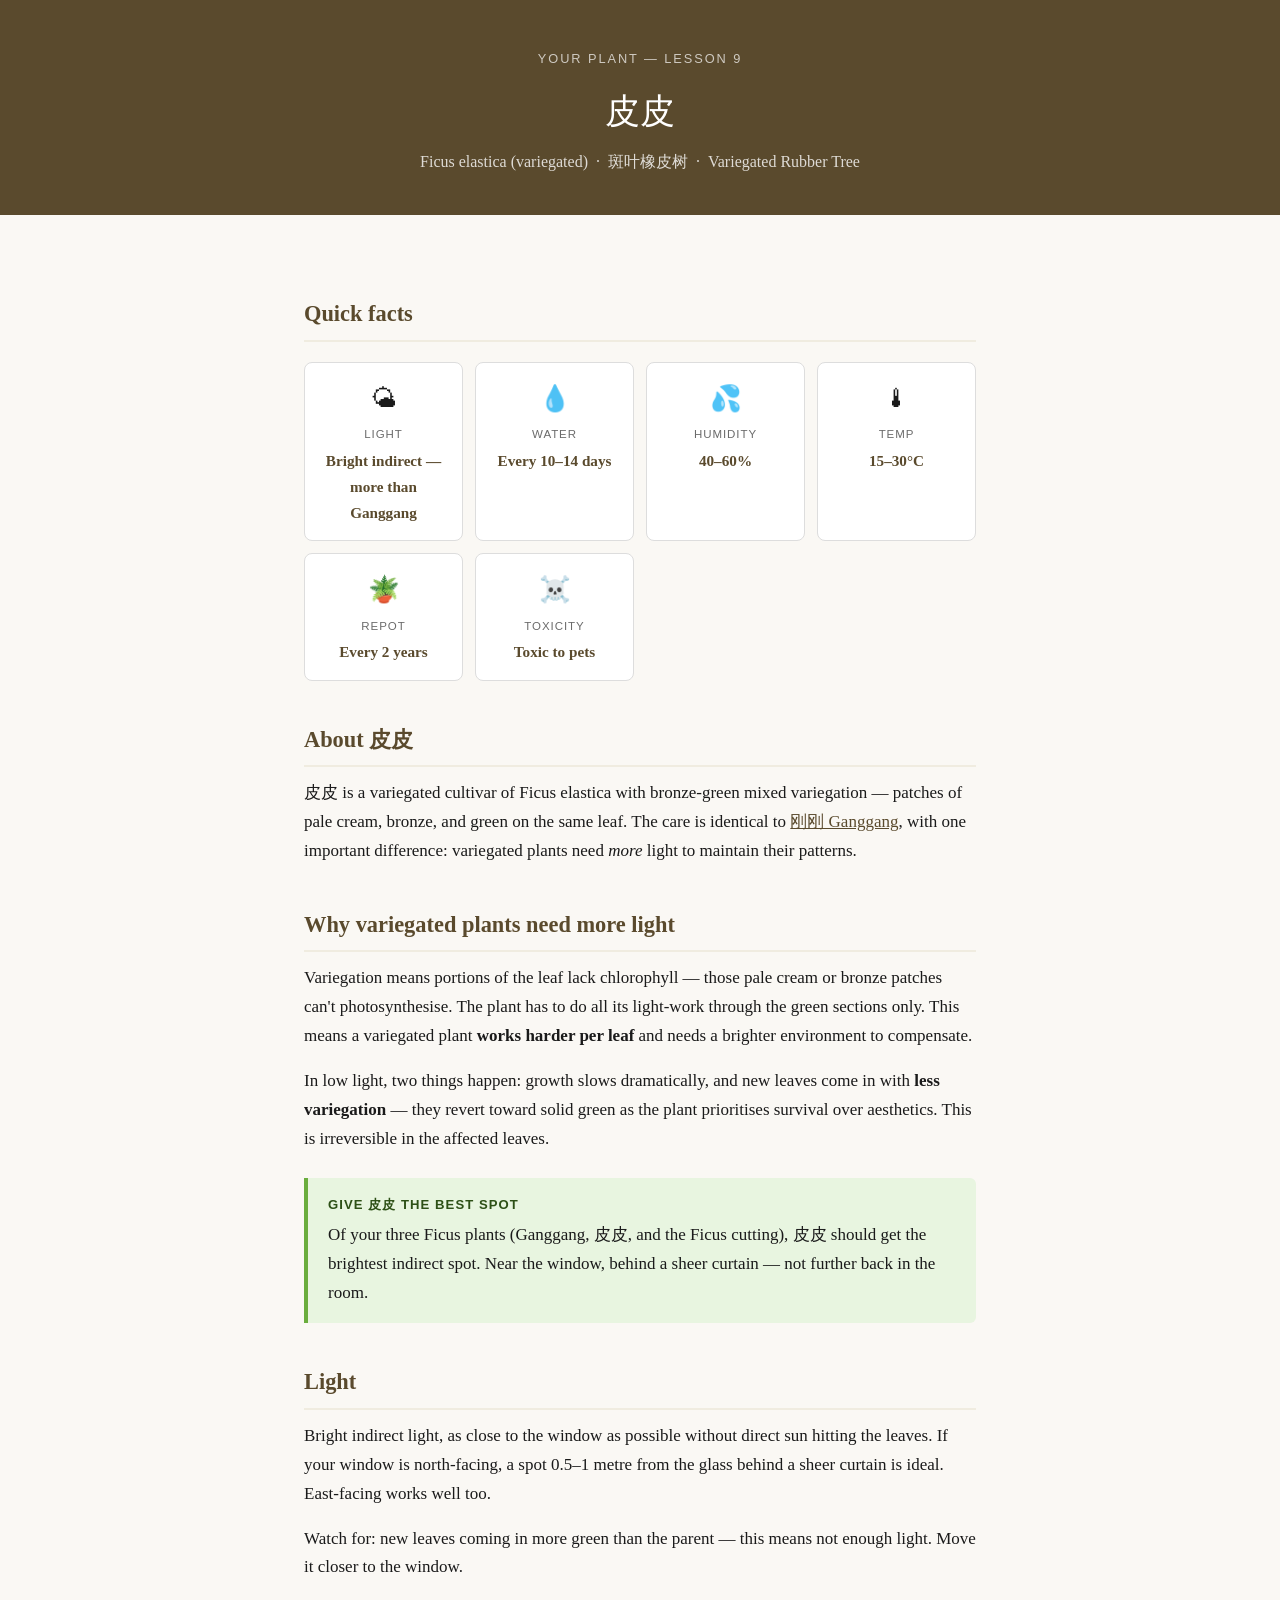
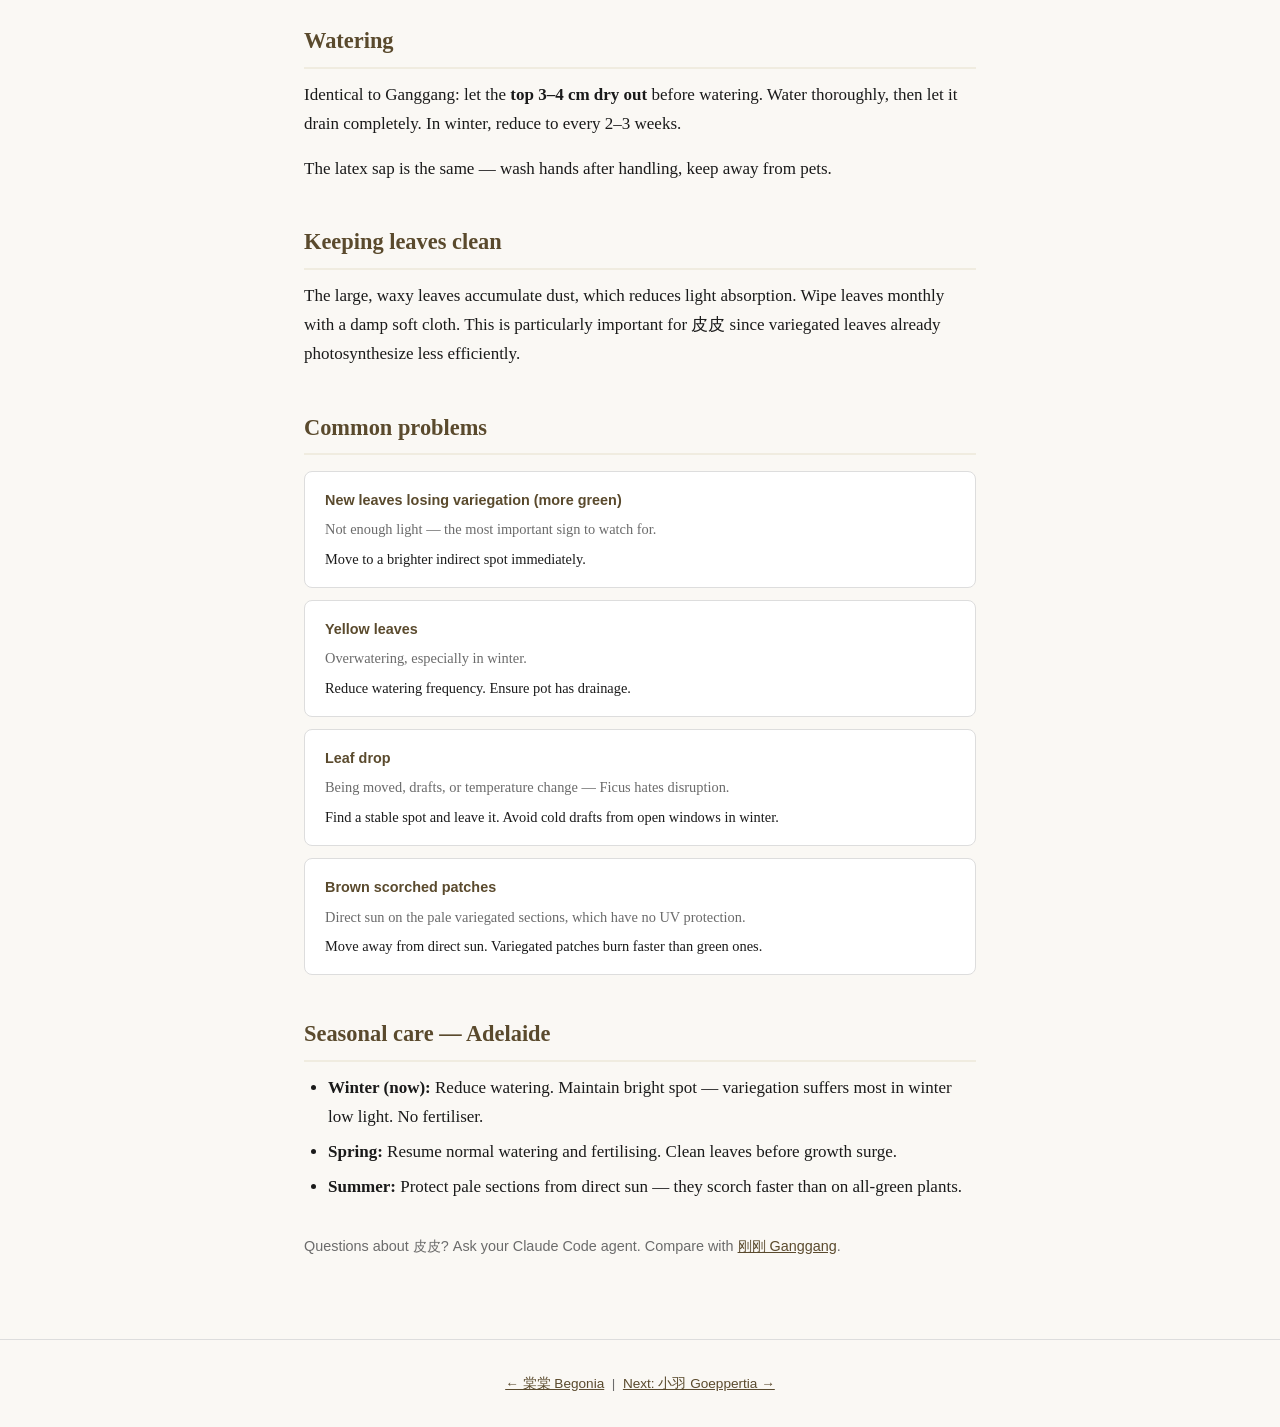
<file: lessons/0009-pipi-variegated-ficus.html>
<!DOCTYPE html>
<html lang="en">
<head>
  <meta charset="UTF-8" />
  <meta name="viewport" content="width=device-width, initial-scale=1.0" />
  <title>皮皮 — Variegated Ficus elastica</title>
  <style>
    :root {
      --accent: #5a4a2d;
      --accent-light: #f0ece0;
      --green-dark: #2d5016;
      --warm-bg: #faf8f4;
      --text: #1a1a1a;
      --muted: #6b6b6b;
      --border: #ddd;
      --warning-bg: #fff8e1;
      --warning-border: #f9a825;
      --tip-bg: #e8f5e0;
      --tip-border: #6aad3d;
    }
    * { box-sizing: border-box; margin: 0; padding: 0; }
    body { font-family: Georgia, serif; background: var(--warm-bg); color: var(--text); line-height: 1.7; font-size: 17px; }
    header { background: var(--accent); color: white; padding: 3rem 2rem 2.5rem; text-align: center; }
    header .meta { font-family: 'Helvetica Neue', Arial, sans-serif; font-size: 0.8rem; letter-spacing: 0.15em; text-transform: uppercase; opacity: 0.7; margin-bottom: 0.75rem; }
    header h1 { font-size: 2.2rem; font-weight: normal; margin-bottom: 0.4rem; }
    header .subtitle { font-size: 1rem; opacity: 0.8; }
    main { max-width: 720px; margin: 0 auto; padding: 2.5rem 1.5rem 4rem; }
    h2 { font-size: 1.4rem; color: var(--accent); margin: 2.5rem 0 0.75rem; padding-bottom: 0.4rem; border-bottom: 2px solid var(--accent-light); }
    p { margin-bottom: 1rem; }
    ul, ol { padding-left: 1.5rem; margin-bottom: 1rem; }
    li { margin-bottom: 0.4rem; }
    a { color: var(--accent); }
    .stats { display: grid; grid-template-columns: repeat(auto-fit, minmax(140px, 1fr)); gap: 0.75rem; margin: 1.25rem 0; }
    .stat { background: white; border: 1px solid var(--border); border-radius: 8px; padding: 0.9rem 1rem; text-align: center; }
    .stat .icon { font-size: 1.6rem; margin-bottom: 0.3rem; }
    .stat .label { font-family: 'Helvetica Neue', Arial, sans-serif; font-size: 0.72rem; text-transform: uppercase; letter-spacing: 0.08em; color: var(--muted); }
    .stat .value { font-size: 0.95rem; font-weight: bold; color: var(--accent); margin-top: 0.2rem; }
    .callout { border-left: 4px solid; padding: 1rem 1.25rem; margin: 1.5rem 0; border-radius: 0 6px 6px 0; }
    .callout.tip { background: var(--tip-bg); border-color: var(--tip-border); }
    .callout.warning { background: var(--warning-bg); border-color: var(--warning-border); }
    .callout strong { display: block; margin-bottom: 0.3rem; font-family: 'Helvetica Neue', Arial, sans-serif; font-size: 0.82rem; text-transform: uppercase; letter-spacing: 0.08em; }
    .callout.tip strong { color: var(--green-dark); }
    .callout.warning strong { color: #7a5c00; }
    .problem-grid { display: grid; gap: 0.75rem; margin: 1rem 0; }
    .problem { background: white; border: 1px solid var(--border); border-radius: 8px; padding: 1rem 1.25rem; }
    .problem .symptom { font-weight: bold; font-family: 'Helvetica Neue', Arial, sans-serif; font-size: 0.9rem; color: var(--accent); margin-bottom: 0.3rem; }
    .problem .cause { font-size: 0.9rem; color: var(--muted); margin-bottom: 0.3rem; }
    .problem .fix { font-size: 0.9rem; }
    footer { text-align: center; padding: 2rem; font-size: 0.85rem; color: var(--muted); border-top: 1px solid var(--border); font-family: 'Helvetica Neue', Arial, sans-serif; }
    footer a { color: var(--accent); }
  </style>
</head>
<body>
<header>
  <div class="meta">Your plant — Lesson 9</div>
  <h1>皮皮</h1>
  <div class="subtitle">Ficus elastica (variegated) &nbsp;·&nbsp; 斑叶橡皮树 &nbsp;·&nbsp; Variegated Rubber Tree</div>
</header>
<main>

  <h2>Quick facts</h2>
  <div class="stats">
    <div class="stat"><div class="icon">🌤</div><div class="label">Light</div><div class="value">Bright indirect — more than Ganggang</div></div>
    <div class="stat"><div class="icon">💧</div><div class="label">Water</div><div class="value">Every 10–14 days</div></div>
    <div class="stat"><div class="icon">💦</div><div class="label">Humidity</div><div class="value">40–60%</div></div>
    <div class="stat"><div class="icon">🌡</div><div class="label">Temp</div><div class="value">15–30°C</div></div>
    <div class="stat"><div class="icon">🪴</div><div class="label">Repot</div><div class="value">Every 2 years</div></div>
    <div class="stat"><div class="icon">☠️</div><div class="label">Toxicity</div><div class="value">Toxic to pets</div></div>
  </div>

  <h2>About 皮皮</h2>
  <p>皮皮 is a variegated cultivar of Ficus elastica with bronze-green mixed variegation — patches of pale cream, bronze, and green on the same leaf. The care is identical to <a href="0002-ganggang-ficus-burgundy.html">刚刚 Ganggang</a>, with one important difference: variegated plants need <em>more</em> light to maintain their patterns.</p>

  <h2>Why variegated plants need more light</h2>
  <p>Variegation means portions of the leaf lack chlorophyll — those pale cream or bronze patches can't photosynthesise. The plant has to do all its light-work through the green sections only. This means a variegated plant <strong>works harder per leaf</strong> and needs a brighter environment to compensate.</p>
  <p>In low light, two things happen: growth slows dramatically, and new leaves come in with <strong>less variegation</strong> — they revert toward solid green as the plant prioritises survival over aesthetics. This is irreversible in the affected leaves.</p>

  <div class="callout tip">
    <strong>Give 皮皮 the best spot</strong>
    Of your three Ficus plants (Ganggang, 皮皮, and the Ficus cutting), 皮皮 should get the brightest indirect spot. Near the window, behind a sheer curtain — not further back in the room.
  </div>

  <h2>Light</h2>
  <p>Bright indirect light, as close to the window as possible without direct sun hitting the leaves. If your window is north-facing, a spot 0.5–1 metre from the glass behind a sheer curtain is ideal. East-facing works well too.</p>
  <p>Watch for: new leaves coming in more green than the parent — this means not enough light. Move it closer to the window.</p>

  <h2>Watering</h2>
  <p>Identical to Ganggang: let the <strong>top 3–4 cm dry out</strong> before watering. Water thoroughly, then let it drain completely. In winter, reduce to every 2–3 weeks.</p>
  <p>The latex sap is the same — wash hands after handling, keep away from pets.</p>

  <h2>Keeping leaves clean</h2>
  <p>The large, waxy leaves accumulate dust, which reduces light absorption. Wipe leaves monthly with a damp soft cloth. This is particularly important for 皮皮 since variegated leaves already photosynthesize less efficiently.</p>

  <h2>Common problems</h2>
  <div class="problem-grid">
    <div class="problem">
      <div class="symptom">New leaves losing variegation (more green)</div>
      <div class="cause">Not enough light — the most important sign to watch for.</div>
      <div class="fix">Move to a brighter indirect spot immediately.</div>
    </div>
    <div class="problem">
      <div class="symptom">Yellow leaves</div>
      <div class="cause">Overwatering, especially in winter.</div>
      <div class="fix">Reduce watering frequency. Ensure pot has drainage.</div>
    </div>
    <div class="problem">
      <div class="symptom">Leaf drop</div>
      <div class="cause">Being moved, drafts, or temperature change — Ficus hates disruption.</div>
      <div class="fix">Find a stable spot and leave it. Avoid cold drafts from open windows in winter.</div>
    </div>
    <div class="problem">
      <div class="symptom">Brown scorched patches</div>
      <div class="cause">Direct sun on the pale variegated sections, which have no UV protection.</div>
      <div class="fix">Move away from direct sun. Variegated patches burn faster than green ones.</div>
    </div>
  </div>

  <h2>Seasonal care — Adelaide</h2>
  <ul>
    <li><strong>Winter (now):</strong> Reduce watering. Maintain bright spot — variegation suffers most in winter low light. No fertiliser.</li>
    <li><strong>Spring:</strong> Resume normal watering and fertilising. Clean leaves before growth surge.</li>
    <li><strong>Summer:</strong> Protect pale sections from direct sun — they scorch faster than on all-green plants.</li>
  </ul>

  <p style="margin-top: 2rem; font-size: 0.9rem; color: var(--muted); font-family: 'Helvetica Neue', Arial, sans-serif;">
    Questions about 皮皮? Ask your Claude Code agent. Compare with <a href="0002-ganggang-ficus-burgundy.html">刚刚 Ganggang</a>.
  </p>
</main>
<footer>
  <a href="0008-tangtan-begonia.html">← 棠棠 Begonia</a> &nbsp;|&nbsp;
  <a href="0010-baobao-goeppertia.html">Next: 小羽 Goeppertia →</a>
</footer>
</body>
</html>
</file>
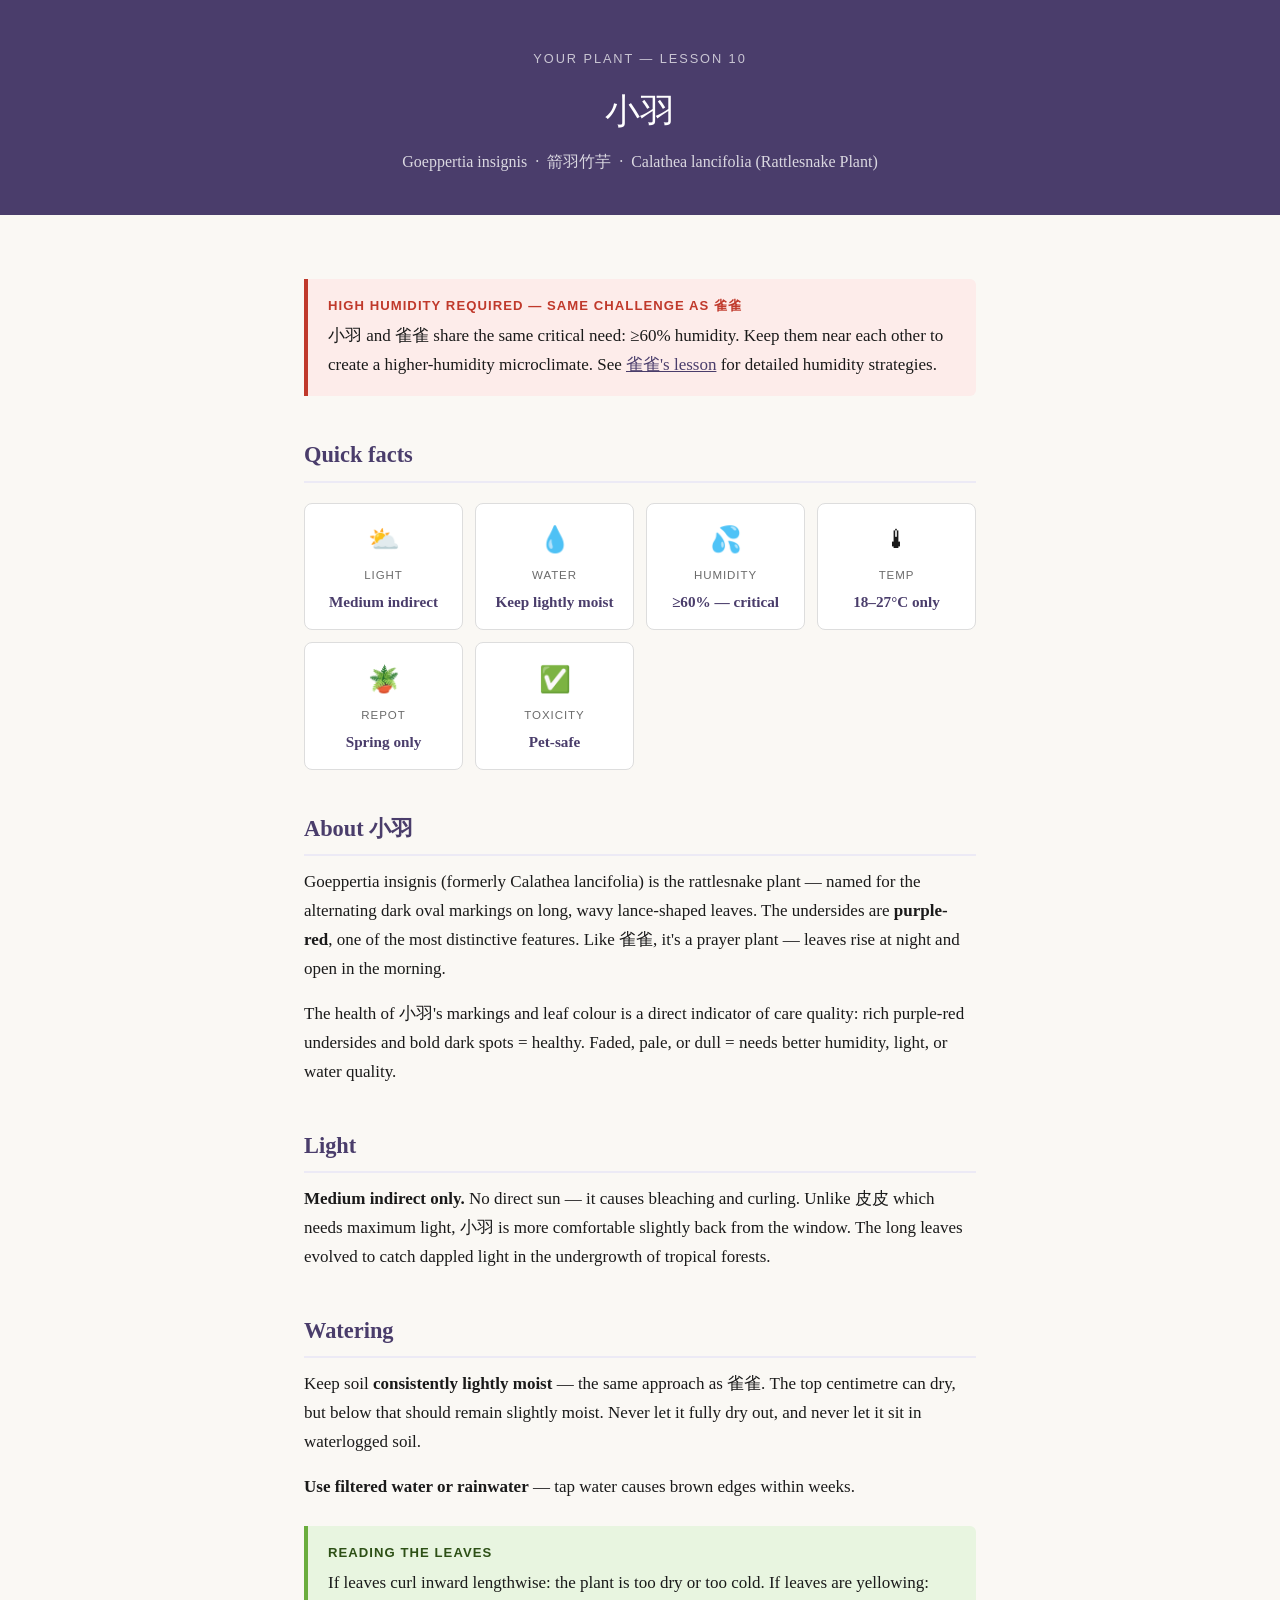
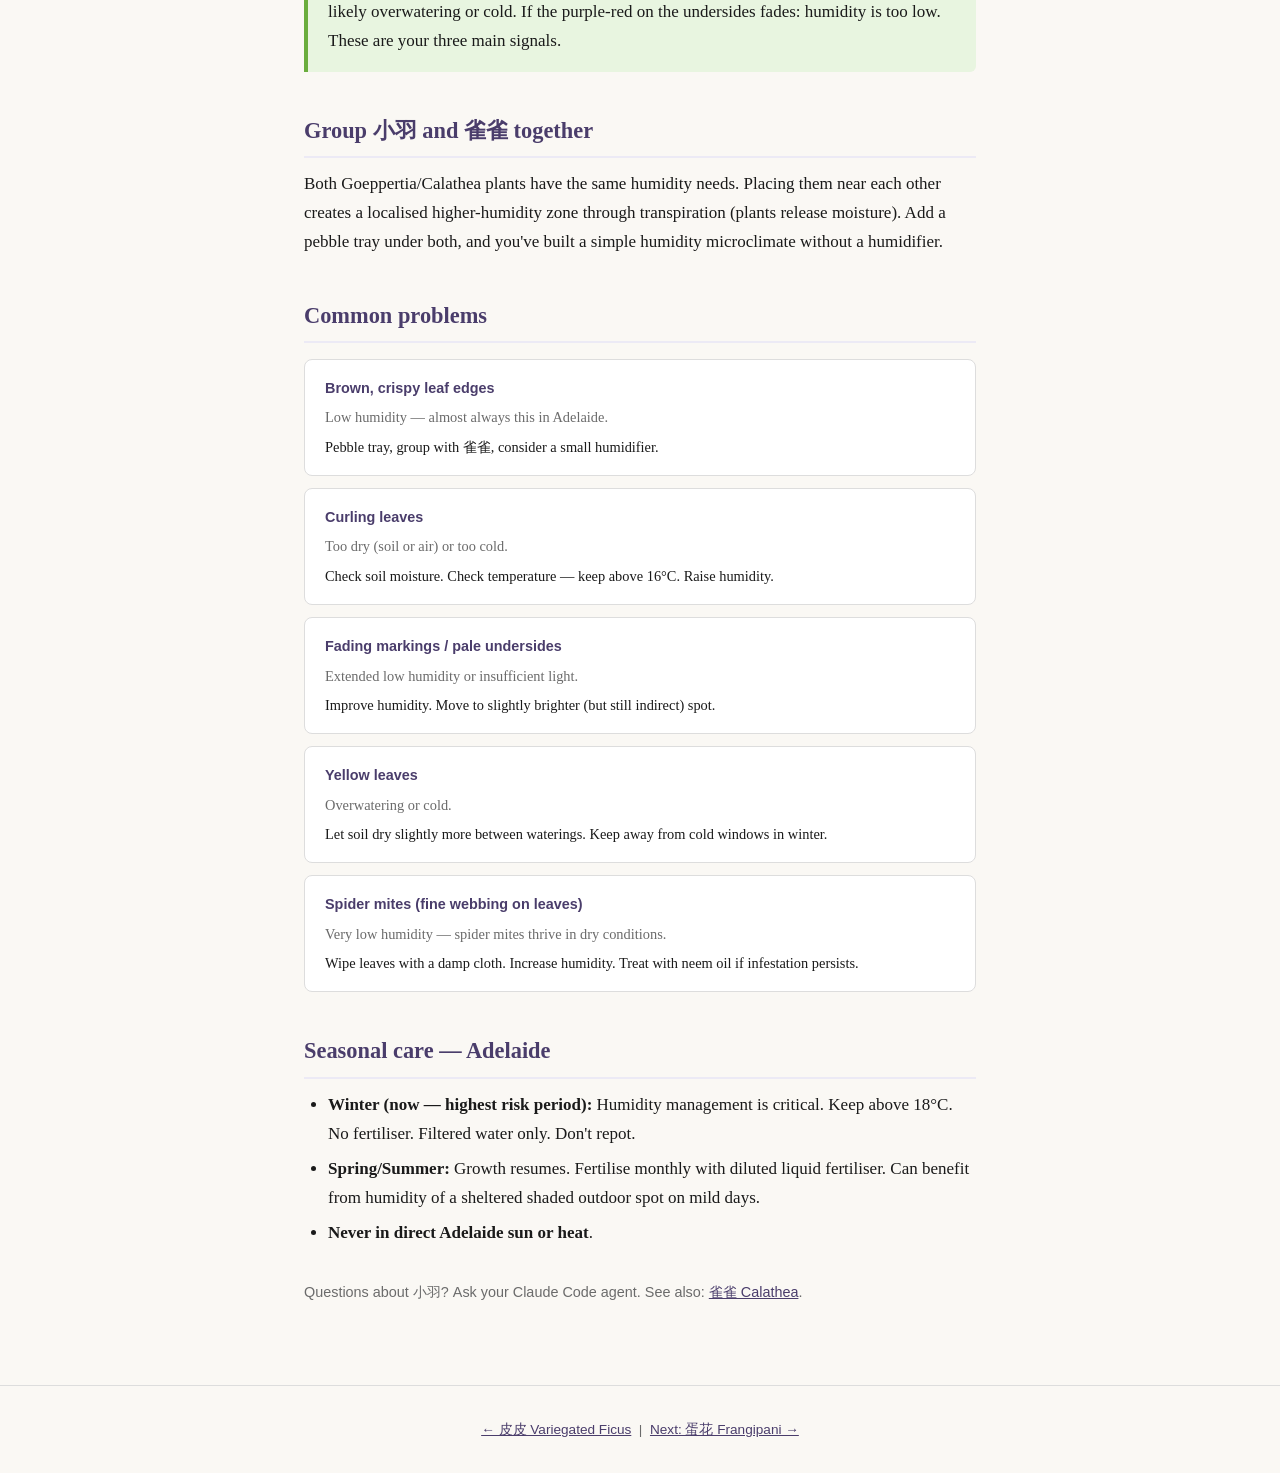
<file: lessons/0010-baobao-goeppertia.html>
<!DOCTYPE html>
<html lang="en">
<head>
  <meta charset="UTF-8" />
  <meta name="viewport" content="width=device-width, initial-scale=1.0" />
  <title>小羽 — Goeppertia insignis</title>
  <style>
    :root {
      --accent: #4a3d6b;
      --accent-light: #eceaf5;
      --green-dark: #2d5016;
      --warm-bg: #faf8f4;
      --text: #1a1a1a;
      --muted: #6b6b6b;
      --border: #ddd;
      --warning-bg: #fff8e1;
      --warning-border: #f9a825;
      --tip-bg: #e8f5e0;
      --tip-border: #6aad3d;
    }
    * { box-sizing: border-box; margin: 0; padding: 0; }
    body { font-family: Georgia, serif; background: var(--warm-bg); color: var(--text); line-height: 1.7; font-size: 17px; }
    header { background: var(--accent); color: white; padding: 3rem 2rem 2.5rem; text-align: center; }
    header .meta { font-family: 'Helvetica Neue', Arial, sans-serif; font-size: 0.8rem; letter-spacing: 0.15em; text-transform: uppercase; opacity: 0.7; margin-bottom: 0.75rem; }
    header h1 { font-size: 2.2rem; font-weight: normal; margin-bottom: 0.4rem; }
    header .subtitle { font-size: 1rem; opacity: 0.8; }
    main { max-width: 720px; margin: 0 auto; padding: 2.5rem 1.5rem 4rem; }
    h2 { font-size: 1.4rem; color: var(--accent); margin: 2.5rem 0 0.75rem; padding-bottom: 0.4rem; border-bottom: 2px solid var(--accent-light); }
    p { margin-bottom: 1rem; }
    ul, ol { padding-left: 1.5rem; margin-bottom: 1rem; }
    li { margin-bottom: 0.4rem; }
    a { color: var(--accent); }
    .stats { display: grid; grid-template-columns: repeat(auto-fit, minmax(140px, 1fr)); gap: 0.75rem; margin: 1.25rem 0; }
    .stat { background: white; border: 1px solid var(--border); border-radius: 8px; padding: 0.9rem 1rem; text-align: center; }
    .stat .icon { font-size: 1.6rem; margin-bottom: 0.3rem; }
    .stat .label { font-family: 'Helvetica Neue', Arial, sans-serif; font-size: 0.72rem; text-transform: uppercase; letter-spacing: 0.08em; color: var(--muted); }
    .stat .value { font-size: 0.95rem; font-weight: bold; color: var(--accent); margin-top: 0.2rem; }
    .callout { border-left: 4px solid; padding: 1rem 1.25rem; margin: 1.5rem 0; border-radius: 0 6px 6px 0; }
    .callout.tip { background: var(--tip-bg); border-color: var(--tip-border); }
    .callout.warning { background: var(--warning-bg); border-color: var(--warning-border); }
    .callout.urgent { background: #fdecea; border-color: #c0392b; }
    .callout strong { display: block; margin-bottom: 0.3rem; font-family: 'Helvetica Neue', Arial, sans-serif; font-size: 0.82rem; text-transform: uppercase; letter-spacing: 0.08em; }
    .callout.tip strong { color: var(--green-dark); }
    .callout.warning strong { color: #7a5c00; }
    .callout.urgent strong { color: #c0392b; }
    .problem-grid { display: grid; gap: 0.75rem; margin: 1rem 0; }
    .problem { background: white; border: 1px solid var(--border); border-radius: 8px; padding: 1rem 1.25rem; }
    .problem .symptom { font-weight: bold; font-family: 'Helvetica Neue', Arial, sans-serif; font-size: 0.9rem; color: var(--accent); margin-bottom: 0.3rem; }
    .problem .cause { font-size: 0.9rem; color: var(--muted); margin-bottom: 0.3rem; }
    .problem .fix { font-size: 0.9rem; }
    footer { text-align: center; padding: 2rem; font-size: 0.85rem; color: var(--muted); border-top: 1px solid var(--border); font-family: 'Helvetica Neue', Arial, sans-serif; }
    footer a { color: var(--accent); }
  </style>
</head>
<body>
<header>
  <div class="meta">Your plant — Lesson 10</div>
  <h1>小羽</h1>
  <div class="subtitle">Goeppertia insignis &nbsp;·&nbsp; 箭羽竹芋 &nbsp;·&nbsp; Calathea lancifolia (Rattlesnake Plant)</div>
</header>
<main>

  <div class="callout urgent">
    <strong>High humidity required — same challenge as 雀雀</strong>
    小羽 and 雀雀 share the same critical need: ≥60% humidity. Keep them near each other to create a higher-humidity microclimate. See <a href="0007-queque-calathea.html">雀雀's lesson</a> for detailed humidity strategies.
  </div>

  <h2>Quick facts</h2>
  <div class="stats">
    <div class="stat"><div class="icon">⛅</div><div class="label">Light</div><div class="value">Medium indirect</div></div>
    <div class="stat"><div class="icon">💧</div><div class="label">Water</div><div class="value">Keep lightly moist</div></div>
    <div class="stat"><div class="icon">💦</div><div class="label">Humidity</div><div class="value">≥60% — critical</div></div>
    <div class="stat"><div class="icon">🌡</div><div class="label">Temp</div><div class="value">18–27°C only</div></div>
    <div class="stat"><div class="icon">🪴</div><div class="label">Repot</div><div class="value">Spring only</div></div>
    <div class="stat"><div class="icon">✅</div><div class="label">Toxicity</div><div class="value">Pet-safe</div></div>
  </div>

  <h2>About 小羽</h2>
  <p>Goeppertia insignis (formerly Calathea lancifolia) is the rattlesnake plant — named for the alternating dark oval markings on long, wavy lance-shaped leaves. The undersides are <strong>purple-red</strong>, one of the most distinctive features. Like 雀雀, it's a prayer plant — leaves rise at night and open in the morning.</p>
  <p>The health of 小羽's markings and leaf colour is a direct indicator of care quality: rich purple-red undersides and bold dark spots = healthy. Faded, pale, or dull = needs better humidity, light, or water quality.</p>

  <h2>Light</h2>
  <p><strong>Medium indirect only.</strong> No direct sun — it causes bleaching and curling. Unlike 皮皮 which needs maximum light, 小羽 is more comfortable slightly back from the window. The long leaves evolved to catch dappled light in the undergrowth of tropical forests.</p>

  <h2>Watering</h2>
  <p>Keep soil <strong>consistently lightly moist</strong> — the same approach as 雀雀. The top centimetre can dry, but below that should remain slightly moist. Never let it fully dry out, and never let it sit in waterlogged soil.</p>
  <p><strong>Use filtered water or rainwater</strong> — tap water causes brown edges within weeks.</p>

  <div class="callout tip">
    <strong>Reading the leaves</strong>
    If leaves curl inward lengthwise: the plant is too dry or too cold. If leaves are yellowing: likely overwatering or cold. If the purple-red on the undersides fades: humidity is too low. These are your three main signals.
  </div>

  <h2>Group 小羽 and 雀雀 together</h2>
  <p>Both Goeppertia/Calathea plants have the same humidity needs. Placing them near each other creates a localised higher-humidity zone through transpiration (plants release moisture). Add a pebble tray under both, and you've built a simple humidity microclimate without a humidifier.</p>

  <h2>Common problems</h2>
  <div class="problem-grid">
    <div class="problem">
      <div class="symptom">Brown, crispy leaf edges</div>
      <div class="cause">Low humidity — almost always this in Adelaide.</div>
      <div class="fix">Pebble tray, group with 雀雀, consider a small humidifier.</div>
    </div>
    <div class="problem">
      <div class="symptom">Curling leaves</div>
      <div class="cause">Too dry (soil or air) or too cold.</div>
      <div class="fix">Check soil moisture. Check temperature — keep above 16°C. Raise humidity.</div>
    </div>
    <div class="problem">
      <div class="symptom">Fading markings / pale undersides</div>
      <div class="cause">Extended low humidity or insufficient light.</div>
      <div class="fix">Improve humidity. Move to slightly brighter (but still indirect) spot.</div>
    </div>
    <div class="problem">
      <div class="symptom">Yellow leaves</div>
      <div class="cause">Overwatering or cold.</div>
      <div class="fix">Let soil dry slightly more between waterings. Keep away from cold windows in winter.</div>
    </div>
    <div class="problem">
      <div class="symptom">Spider mites (fine webbing on leaves)</div>
      <div class="cause">Very low humidity — spider mites thrive in dry conditions.</div>
      <div class="fix">Wipe leaves with a damp cloth. Increase humidity. Treat with neem oil if infestation persists.</div>
    </div>
  </div>

  <h2>Seasonal care — Adelaide</h2>
  <ul>
    <li><strong>Winter (now — highest risk period):</strong> Humidity management is critical. Keep above 18°C. No fertiliser. Filtered water only. Don't repot.</li>
    <li><strong>Spring/Summer:</strong> Growth resumes. Fertilise monthly with diluted liquid fertiliser. Can benefit from humidity of a sheltered shaded outdoor spot on mild days.</li>
    <li><strong>Never in direct Adelaide sun or heat</strong>.</li>
  </ul>

  <p style="margin-top: 2rem; font-size: 0.9rem; color: var(--muted); font-family: 'Helvetica Neue', Arial, sans-serif;">
    Questions about 小羽? Ask your Claude Code agent. See also: <a href="0007-queque-calathea.html">雀雀 Calathea</a>.
  </p>
</main>
<footer>
  <a href="0009-pipi-variegated-ficus.html">← 皮皮 Variegated Ficus</a> &nbsp;|&nbsp;
  <a href="0011-danhua-frangipani.html">Next: 蛋花 Frangipani →</a>
</footer>
</body>
</html>
</file>
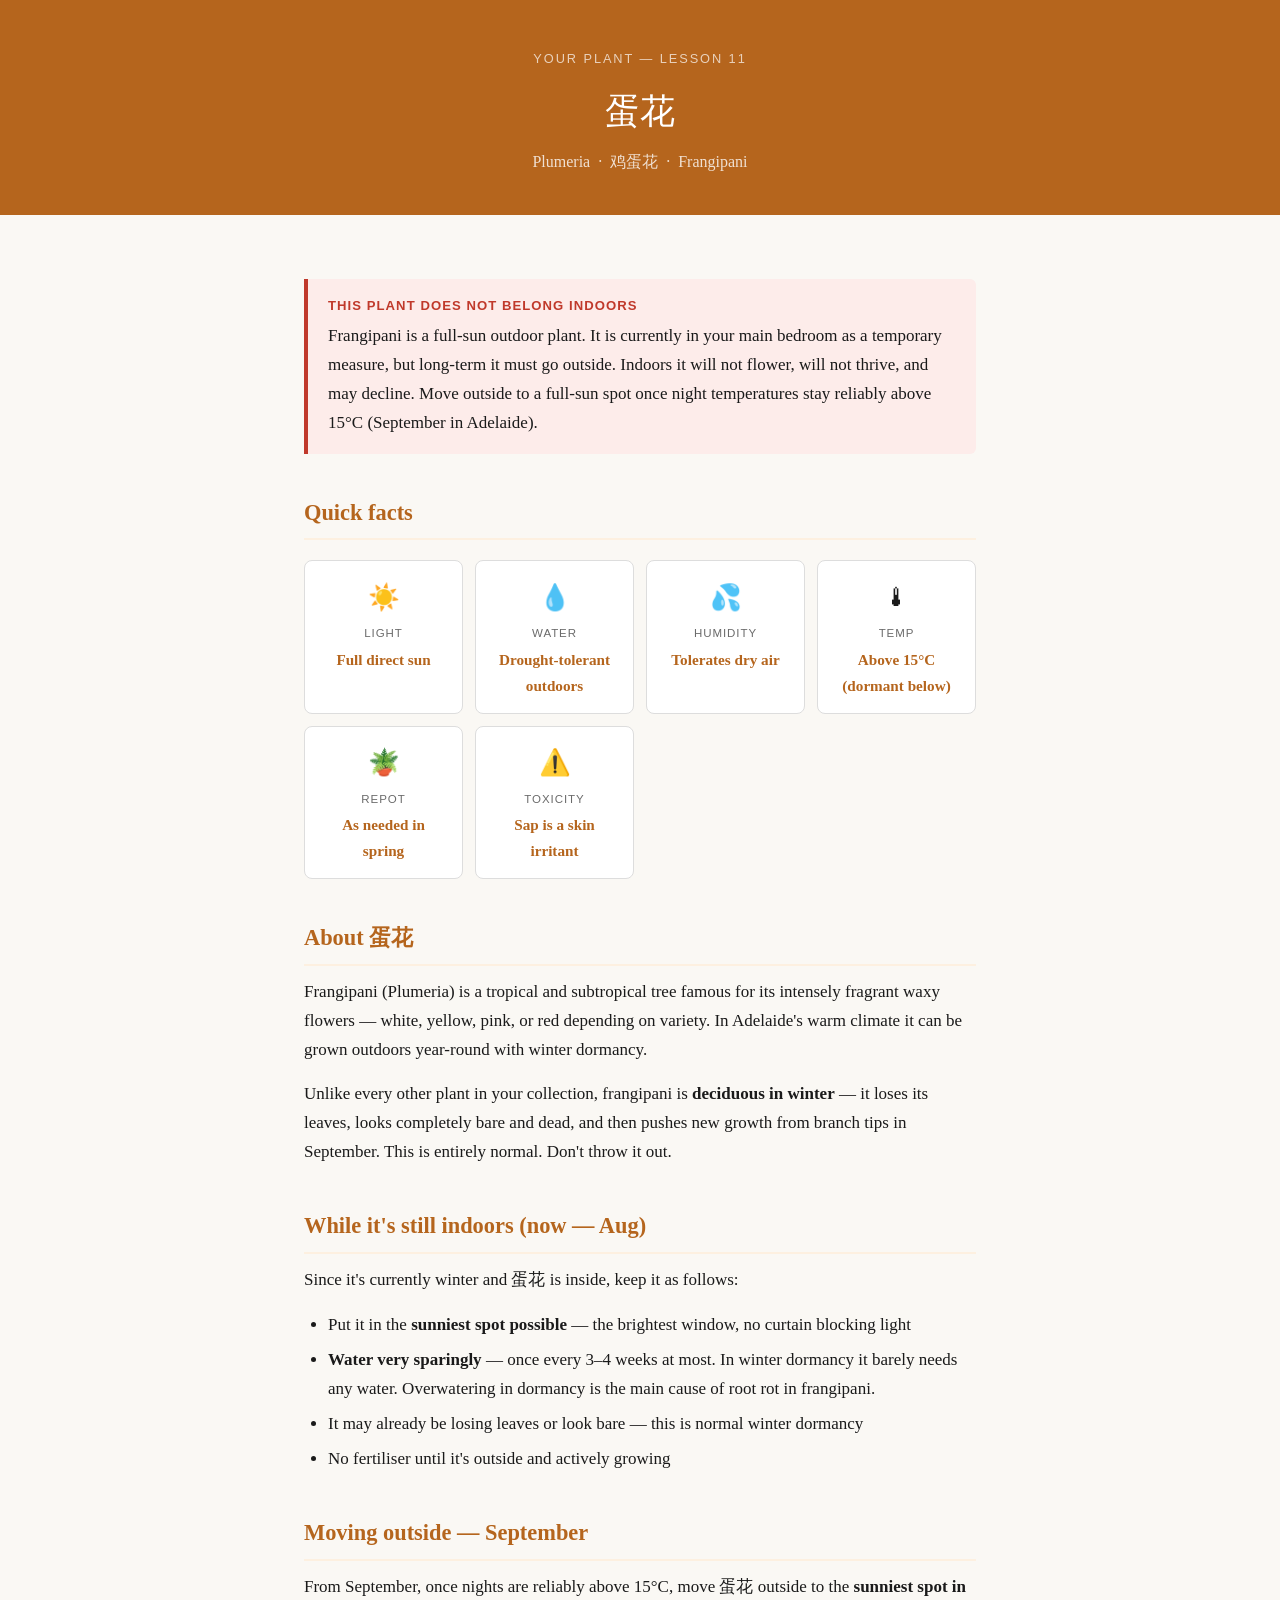
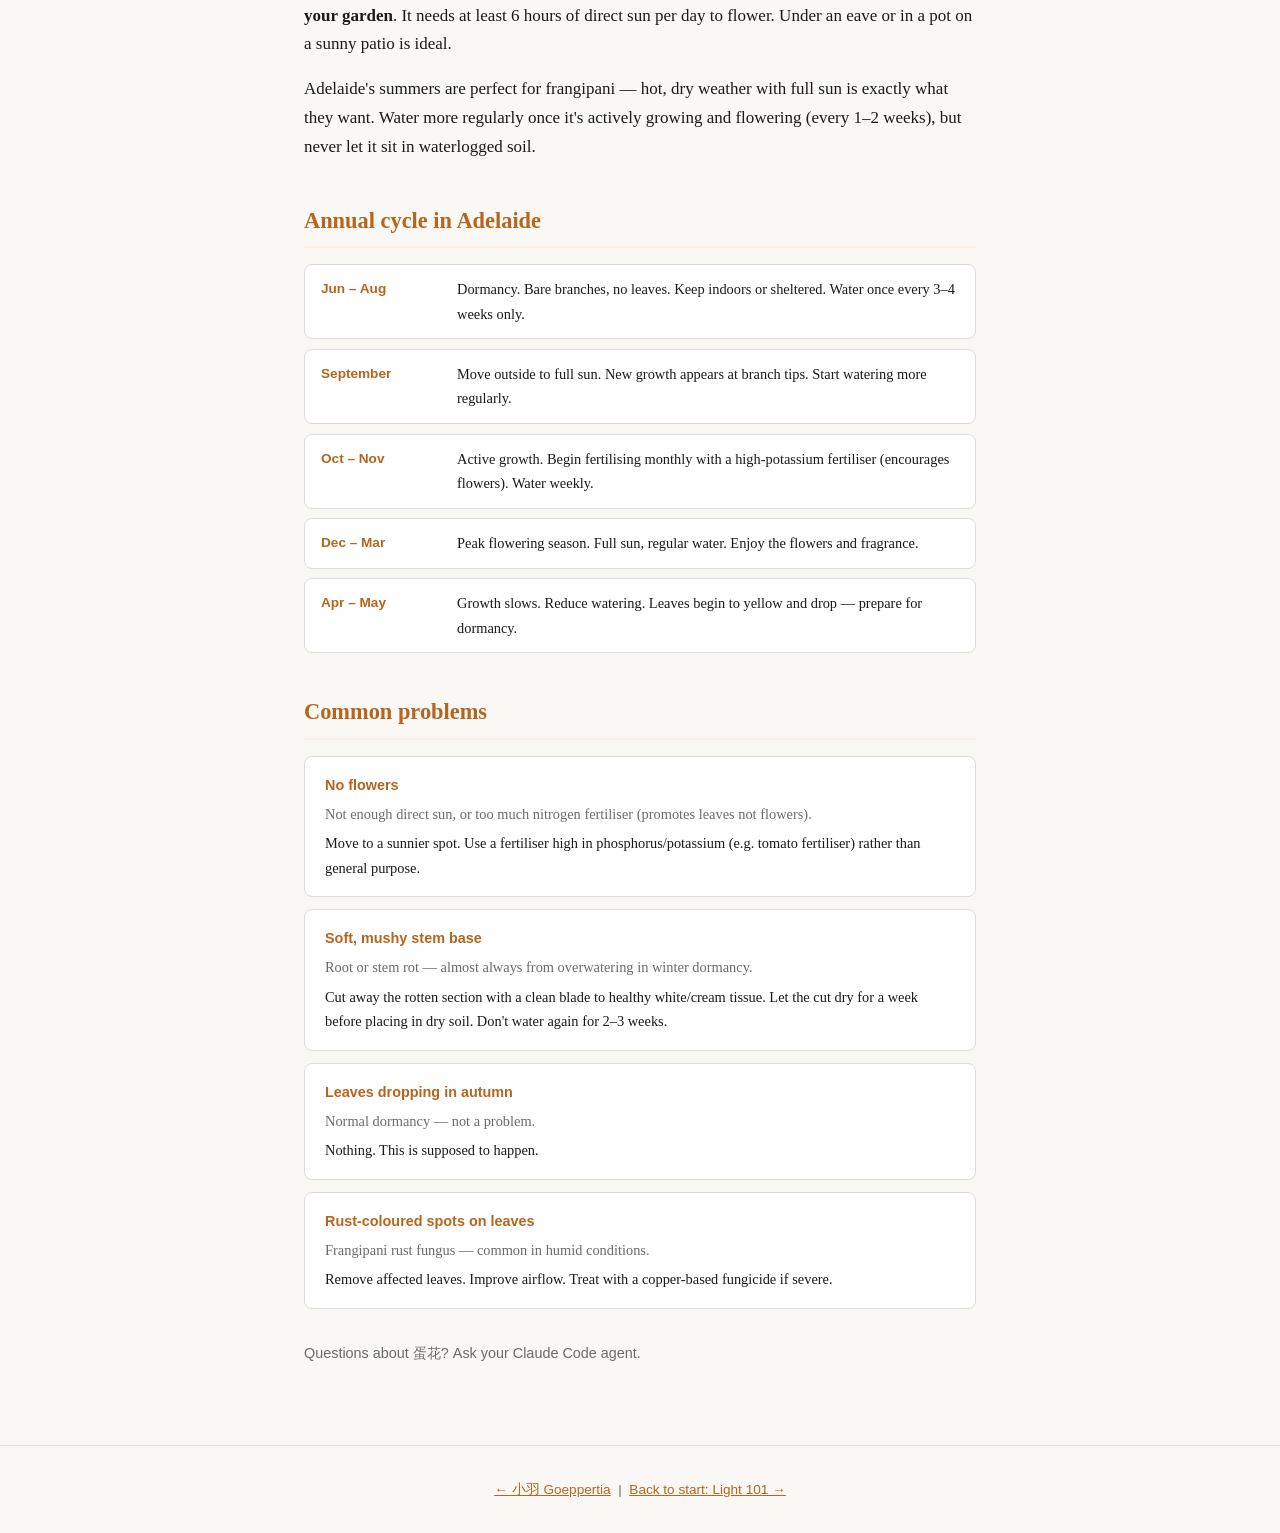
<file: lessons/0011-danhua-frangipani.html>
<!DOCTYPE html>
<html lang="en">
<head>
  <meta charset="UTF-8" />
  <meta name="viewport" content="width=device-width, initial-scale=1.0" />
  <title>蛋花 — Frangipani / Plumeria</title>
  <style>
    :root {
      --accent: #b5651d;
      --accent-light: #fdf0e0;
      --green-dark: #2d5016;
      --warm-bg: #faf8f4;
      --text: #1a1a1a;
      --muted: #6b6b6b;
      --border: #ddd;
      --warning-bg: #fff8e1;
      --warning-border: #f9a825;
      --tip-bg: #e8f5e0;
      --tip-border: #6aad3d;
    }
    * { box-sizing: border-box; margin: 0; padding: 0; }
    body { font-family: Georgia, serif; background: var(--warm-bg); color: var(--text); line-height: 1.7; font-size: 17px; }
    header { background: var(--accent); color: white; padding: 3rem 2rem 2.5rem; text-align: center; }
    header .meta { font-family: 'Helvetica Neue', Arial, sans-serif; font-size: 0.8rem; letter-spacing: 0.15em; text-transform: uppercase; opacity: 0.7; margin-bottom: 0.75rem; }
    header h1 { font-size: 2.2rem; font-weight: normal; margin-bottom: 0.4rem; }
    header .subtitle { font-size: 1rem; opacity: 0.8; }
    main { max-width: 720px; margin: 0 auto; padding: 2.5rem 1.5rem 4rem; }
    h2 { font-size: 1.4rem; color: var(--accent); margin: 2.5rem 0 0.75rem; padding-bottom: 0.4rem; border-bottom: 2px solid var(--accent-light); }
    p { margin-bottom: 1rem; }
    ul, ol { padding-left: 1.5rem; margin-bottom: 1rem; }
    li { margin-bottom: 0.4rem; }
    a { color: var(--accent); }
    .stats { display: grid; grid-template-columns: repeat(auto-fit, minmax(140px, 1fr)); gap: 0.75rem; margin: 1.25rem 0; }
    .stat { background: white; border: 1px solid var(--border); border-radius: 8px; padding: 0.9rem 1rem; text-align: center; }
    .stat .icon { font-size: 1.6rem; margin-bottom: 0.3rem; }
    .stat .label { font-family: 'Helvetica Neue', Arial, sans-serif; font-size: 0.72rem; text-transform: uppercase; letter-spacing: 0.08em; color: var(--muted); }
    .stat .value { font-size: 0.95rem; font-weight: bold; color: var(--accent); margin-top: 0.2rem; }
    .callout { border-left: 4px solid; padding: 1rem 1.25rem; margin: 1.5rem 0; border-radius: 0 6px 6px 0; }
    .callout.tip { background: var(--tip-bg); border-color: var(--tip-border); }
    .callout.warning { background: var(--warning-bg); border-color: var(--warning-border); }
    .callout.urgent { background: #fdecea; border-color: #c0392b; }
    .callout strong { display: block; margin-bottom: 0.3rem; font-family: 'Helvetica Neue', Arial, sans-serif; font-size: 0.82rem; text-transform: uppercase; letter-spacing: 0.08em; }
    .callout.tip strong { color: var(--green-dark); }
    .callout.warning strong { color: #7a5c00; }
    .callout.urgent strong { color: #c0392b; }
    .timeline { display: grid; gap: 0.6rem; margin: 1rem 0; }
    .timeline-item { display: grid; grid-template-columns: 120px 1fr; gap: 1rem; padding: 0.75rem 1rem; background: white; border: 1px solid var(--border); border-radius: 8px; align-items: start; }
    .timeline-item .month { font-family: 'Helvetica Neue', Arial, sans-serif; font-weight: bold; font-size: 0.85rem; color: var(--accent); }
    .timeline-item .action { font-size: 0.9rem; }
    .problem-grid { display: grid; gap: 0.75rem; margin: 1rem 0; }
    .problem { background: white; border: 1px solid var(--border); border-radius: 8px; padding: 1rem 1.25rem; }
    .problem .symptom { font-weight: bold; font-family: 'Helvetica Neue', Arial, sans-serif; font-size: 0.9rem; color: var(--accent); margin-bottom: 0.3rem; }
    .problem .cause { font-size: 0.9rem; color: var(--muted); margin-bottom: 0.3rem; }
    .problem .fix { font-size: 0.9rem; }
    footer { text-align: center; padding: 2rem; font-size: 0.85rem; color: var(--muted); border-top: 1px solid var(--border); font-family: 'Helvetica Neue', Arial, sans-serif; }
    footer a { color: var(--accent); }
  </style>
</head>
<body>
<header>
  <div class="meta">Your plant — Lesson 11</div>
  <h1>蛋花</h1>
  <div class="subtitle">Plumeria &nbsp;·&nbsp; 鸡蛋花 &nbsp;·&nbsp; Frangipani</div>
</header>
<main>

  <div class="callout urgent">
    <strong>This plant does not belong indoors</strong>
    Frangipani is a full-sun outdoor plant. It is currently in your main bedroom as a temporary measure, but long-term it must go outside. Indoors it will not flower, will not thrive, and may decline. Move outside to a full-sun spot once night temperatures stay reliably above 15°C (September in Adelaide).
  </div>

  <h2>Quick facts</h2>
  <div class="stats">
    <div class="stat"><div class="icon">☀️</div><div class="label">Light</div><div class="value">Full direct sun</div></div>
    <div class="stat"><div class="icon">💧</div><div class="label">Water</div><div class="value">Drought-tolerant outdoors</div></div>
    <div class="stat"><div class="icon">💦</div><div class="label">Humidity</div><div class="value">Tolerates dry air</div></div>
    <div class="stat"><div class="icon">🌡</div><div class="label">Temp</div><div class="value">Above 15°C (dormant below)</div></div>
    <div class="stat"><div class="icon">🪴</div><div class="label">Repot</div><div class="value">As needed in spring</div></div>
    <div class="stat"><div class="icon">⚠️</div><div class="label">Toxicity</div><div class="value">Sap is a skin irritant</div></div>
  </div>

  <h2>About 蛋花</h2>
  <p>Frangipani (Plumeria) is a tropical and subtropical tree famous for its intensely fragrant waxy flowers — white, yellow, pink, or red depending on variety. In Adelaide's warm climate it can be grown outdoors year-round with winter dormancy.</p>
  <p>Unlike every other plant in your collection, frangipani is <strong>deciduous in winter</strong> — it loses its leaves, looks completely bare and dead, and then pushes new growth from branch tips in September. This is entirely normal. Don't throw it out.</p>

  <h2>While it's still indoors (now — Aug)</h2>
  <p>Since it's currently winter and 蛋花 is inside, keep it as follows:</p>
  <ul>
    <li>Put it in the <strong>sunniest spot possible</strong> — the brightest window, no curtain blocking light</li>
    <li><strong>Water very sparingly</strong> — once every 3–4 weeks at most. In winter dormancy it barely needs any water. Overwatering in dormancy is the main cause of root rot in frangipani.</li>
    <li>It may already be losing leaves or look bare — this is normal winter dormancy</li>
    <li>No fertiliser until it's outside and actively growing</li>
  </ul>

  <h2>Moving outside — September</h2>
  <p>From September, once nights are reliably above 15°C, move 蛋花 outside to the <strong>sunniest spot in your garden</strong>. It needs at least 6 hours of direct sun per day to flower. Under an eave or in a pot on a sunny patio is ideal.</p>
  <p>Adelaide's summers are perfect for frangipani — hot, dry weather with full sun is exactly what they want. Water more regularly once it's actively growing and flowering (every 1–2 weeks), but never let it sit in waterlogged soil.</p>

  <h2>Annual cycle in Adelaide</h2>
  <div class="timeline">
    <div class="timeline-item">
      <div class="month">Jun – Aug</div>
      <div class="action">Dormancy. Bare branches, no leaves. Keep indoors or sheltered. Water once every 3–4 weeks only.</div>
    </div>
    <div class="timeline-item">
      <div class="month">September</div>
      <div class="action">Move outside to full sun. New growth appears at branch tips. Start watering more regularly.</div>
    </div>
    <div class="timeline-item">
      <div class="month">Oct – Nov</div>
      <div class="action">Active growth. Begin fertilising monthly with a high-potassium fertiliser (encourages flowers). Water weekly.</div>
    </div>
    <div class="timeline-item">
      <div class="month">Dec – Mar</div>
      <div class="action">Peak flowering season. Full sun, regular water. Enjoy the flowers and fragrance.</div>
    </div>
    <div class="timeline-item">
      <div class="month">Apr – May</div>
      <div class="action">Growth slows. Reduce watering. Leaves begin to yellow and drop — prepare for dormancy.</div>
    </div>
  </div>

  <h2>Common problems</h2>
  <div class="problem-grid">
    <div class="problem">
      <div class="symptom">No flowers</div>
      <div class="cause">Not enough direct sun, or too much nitrogen fertiliser (promotes leaves not flowers).</div>
      <div class="fix">Move to a sunnier spot. Use a fertiliser high in phosphorus/potassium (e.g. tomato fertiliser) rather than general purpose.</div>
    </div>
    <div class="problem">
      <div class="symptom">Soft, mushy stem base</div>
      <div class="cause">Root or stem rot — almost always from overwatering in winter dormancy.</div>
      <div class="fix">Cut away the rotten section with a clean blade to healthy white/cream tissue. Let the cut dry for a week before placing in dry soil. Don't water again for 2–3 weeks.</div>
    </div>
    <div class="problem">
      <div class="symptom">Leaves dropping in autumn</div>
      <div class="cause">Normal dormancy — not a problem.</div>
      <div class="fix">Nothing. This is supposed to happen.</div>
    </div>
    <div class="problem">
      <div class="symptom">Rust-coloured spots on leaves</div>
      <div class="cause">Frangipani rust fungus — common in humid conditions.</div>
      <div class="fix">Remove affected leaves. Improve airflow. Treat with a copper-based fungicide if severe.</div>
    </div>
  </div>

  <p style="margin-top: 2rem; font-size: 0.9rem; color: var(--muted); font-family: 'Helvetica Neue', Arial, sans-serif;">
    Questions about 蛋花? Ask your Claude Code agent.
  </p>
</main>
<footer>
  <a href="0010-baobao-goeppertia.html">← 小羽 Goeppertia</a> &nbsp;|&nbsp;
  <a href="0001-light-101.html">Back to start: Light 101 →</a>
</footer>
</body>
</html>
</file>
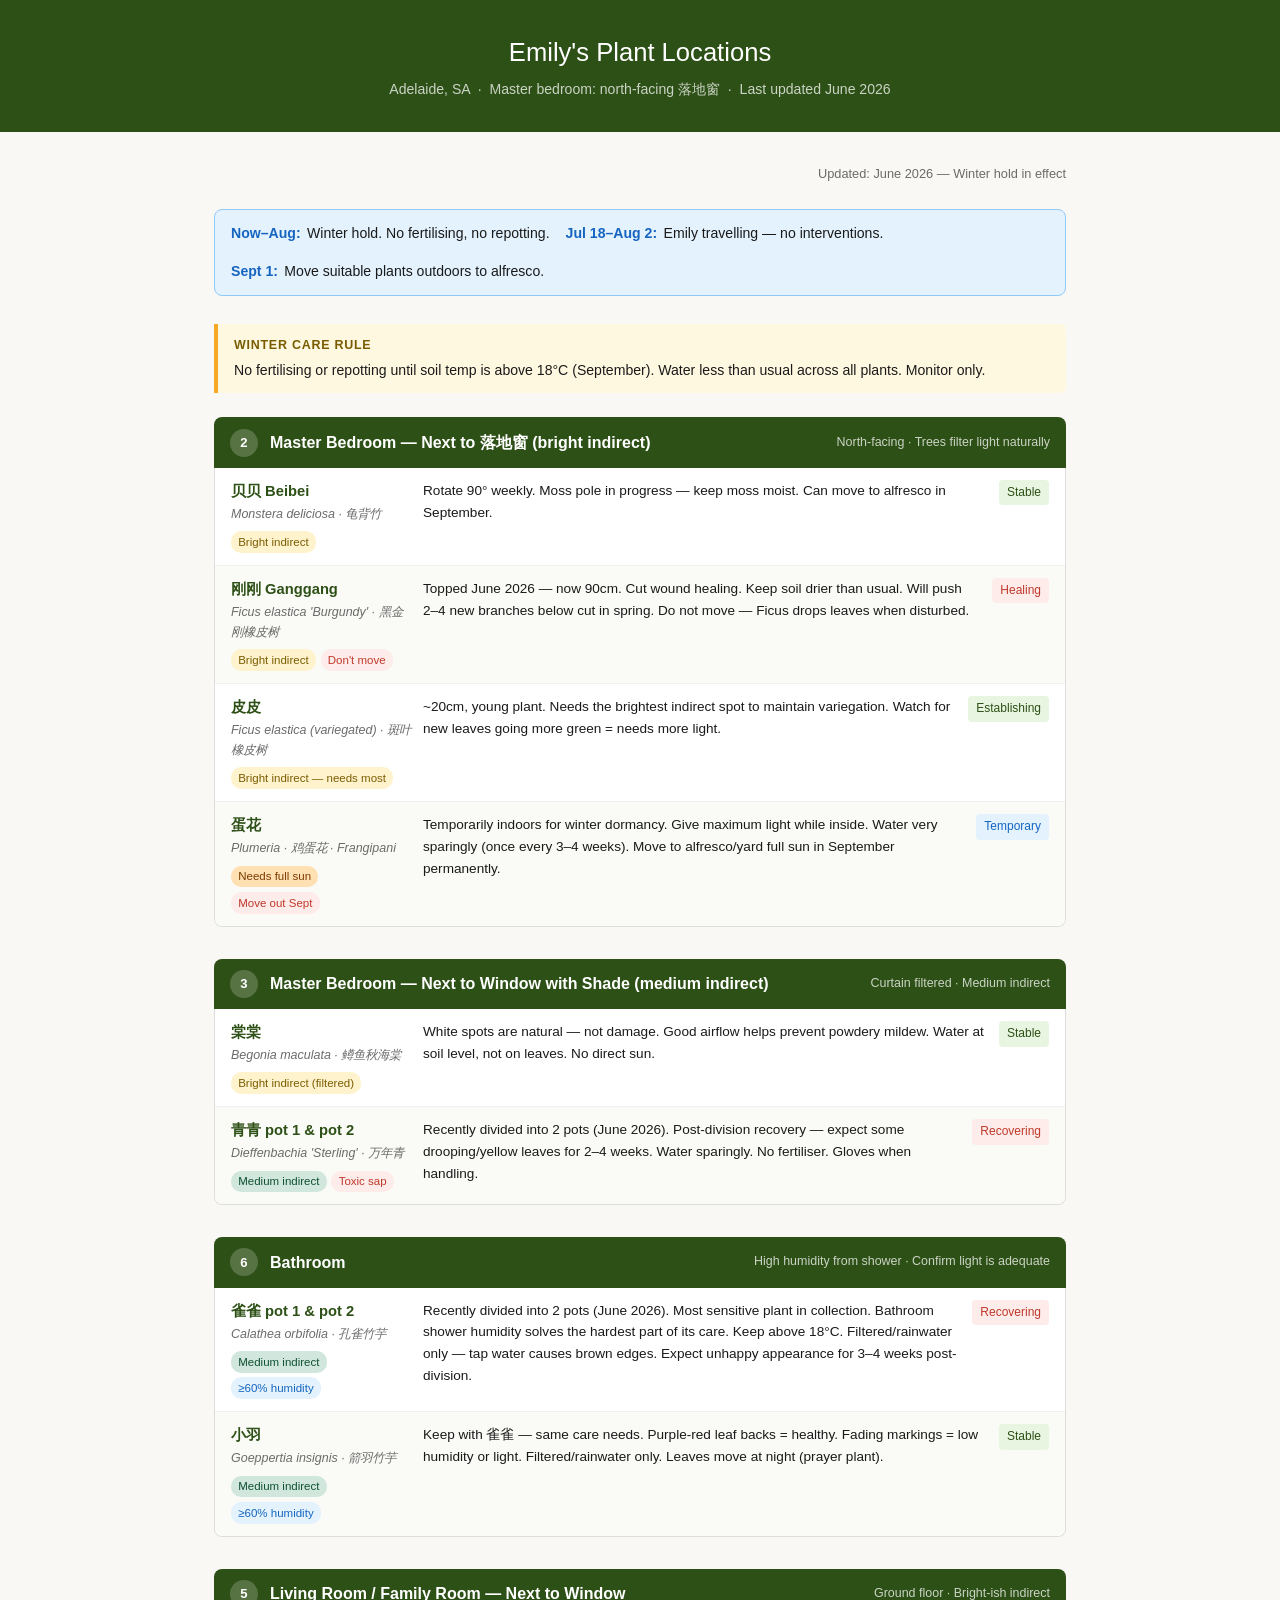
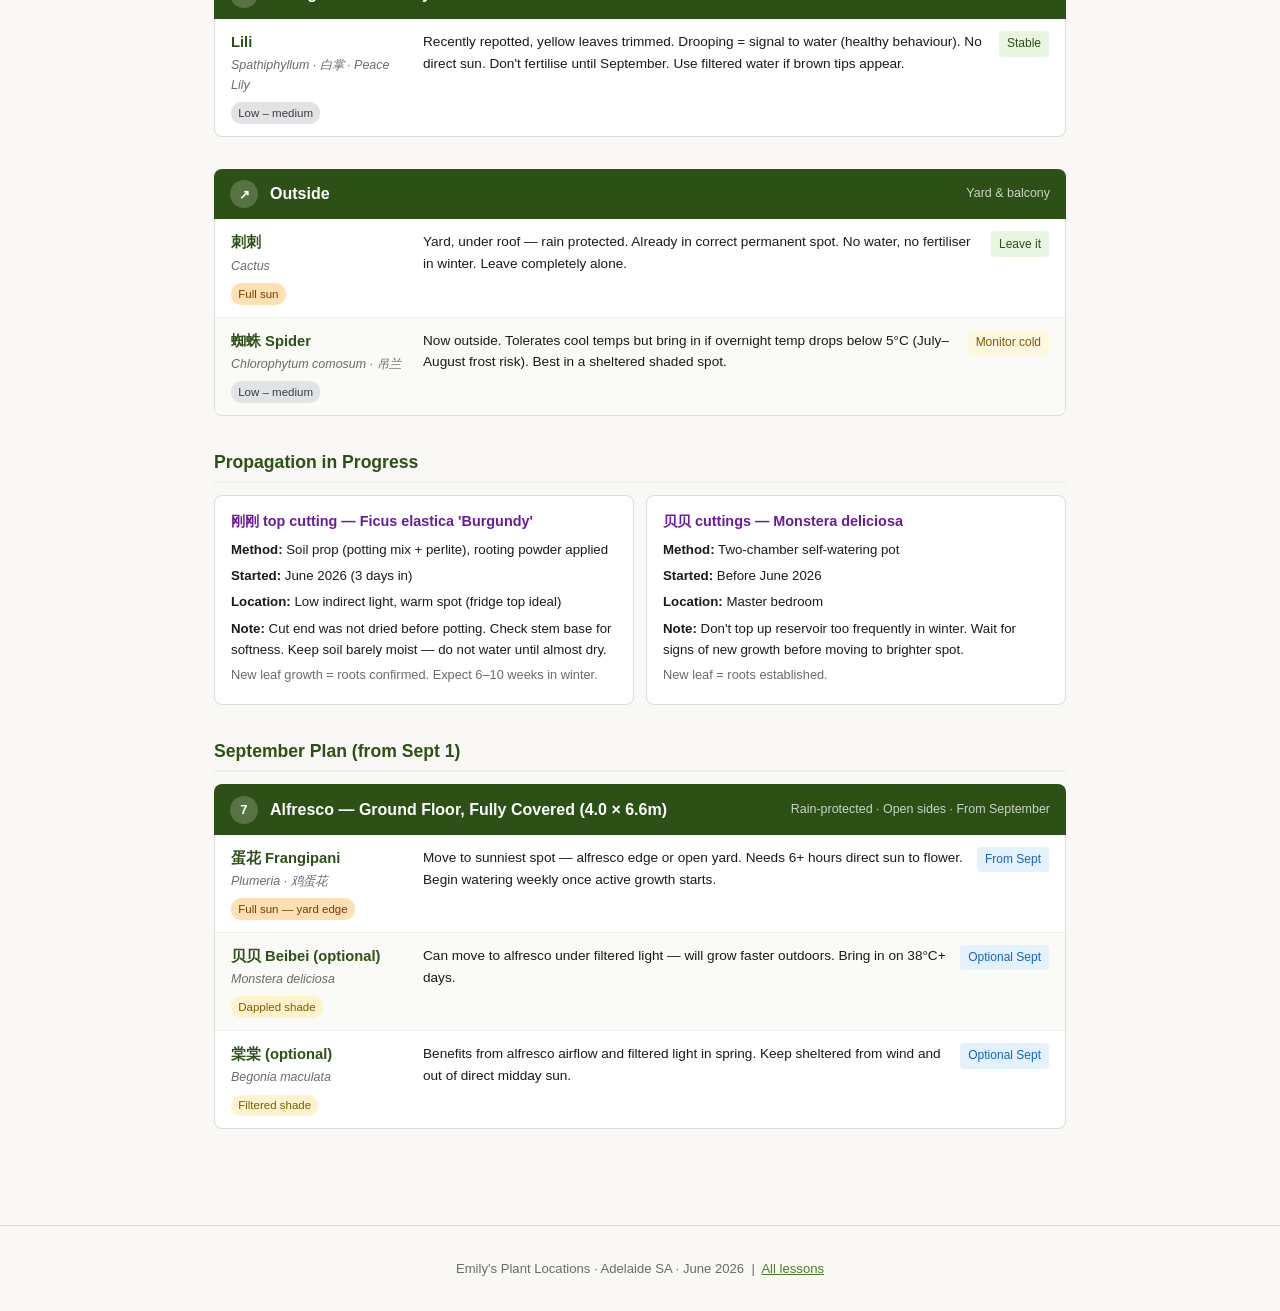
<file: reference/plant-locations.html>
<!DOCTYPE html>
<html lang="en">
<head>
  <meta charset="UTF-8" />
  <meta name="viewport" content="width=device-width, initial-scale=1.0" />
  <title>Plant Locations — Emily's Collection</title>
  <style>
    :root {
      --green-dark: #2d5016;
      --green-mid: #4a7c28;
      --green-light: #e8f5e0;
      --warm-bg: #faf8f4;
      --text: #1a1a1a;
      --muted: #6b6b6b;
      --border: #ddd;
      --warning-bg: #fff8e1;
      --warning-border: #f9a825;
      --tip-bg: #e8f5e0;
      --tip-border: #6aad3d;
    }
    * { box-sizing: border-box; margin: 0; padding: 0; }
    body { font-family: 'Helvetica Neue', Arial, sans-serif; background: var(--warm-bg); color: var(--text); line-height: 1.6; font-size: 15px; }

    header { background: var(--green-dark); color: white; padding: 2rem; text-align: center; }
    header h1 { font-size: 1.6rem; font-weight: 500; margin-bottom: 0.3rem; }
    header p { opacity: 0.75; font-size: 0.88rem; }

    main { max-width: 900px; margin: 0 auto; padding: 2rem 1.5rem 4rem; }

    .last-updated { font-size: 0.8rem; color: var(--muted); text-align: right; margin-bottom: 1.5rem; }

    /* Location sections */
    .location { margin-bottom: 2rem; }
    .location-header {
      display: flex; align-items: center; gap: 0.75rem;
      background: var(--green-dark); color: white;
      padding: 0.7rem 1rem; border-radius: 8px 8px 0 0;
    }
    .location-number {
      background: rgba(255,255,255,0.2);
      border-radius: 50%; width: 28px; height: 28px;
      display: flex; align-items: center; justify-content: center;
      font-size: 0.82rem; font-weight: bold; flex-shrink: 0;
    }
    .location-title { font-size: 1rem; font-weight: 600; }
    .location-meta { font-size: 0.78rem; opacity: 0.75; margin-left: auto; }

    .location-body { background: white; border: 1px solid var(--border); border-top: none; border-radius: 0 0 8px 8px; overflow: hidden; }

    /* Plant rows */
    .plant-row {
      display: grid;
      grid-template-columns: 180px 1fr auto;
      gap: 0.75rem;
      padding: 0.75rem 1rem;
      border-bottom: 1px solid #f0f0f0;
      align-items: start;
    }
    .plant-row:last-child { border-bottom: none; }
    .plant-row:nth-child(even) { background: #fafaf7; }

    .plant-name { font-weight: 600; font-size: 0.92rem; color: var(--green-dark); }
    .plant-species { font-size: 0.78rem; color: var(--muted); font-style: italic; margin-top: 0.1rem; }
    .plant-notes { font-size: 0.85rem; color: var(--text); }

    .tags { display: flex; flex-wrap: wrap; gap: 0.3rem; margin-top: 0.4rem; }
    .tag { display: inline-block; padding: 0.1rem 0.45rem; border-radius: 10px; font-size: 0.72rem; white-space: nowrap; }
    .tag-light-bright { background: #fff3cd; color: #7a5c00; }
    .tag-light-medium { background: #d1e7dd; color: #0f5132; }
    .tag-light-low    { background: #e2e3e5; color: #383d41; }
    .tag-light-full   { background: #ffe0b2; color: #7a3b00; }
    .tag-warning      { background: #fdecea; color: #c0392b; }
    .tag-ok           { background: var(--tip-bg); color: var(--green-dark); }
    .tag-humidity     { background: #e3f2fd; color: #1565c0; }
    .tag-propagating  { background: #f3e5f5; color: #6a1b9a; }

    /* Status badge */
    .status { font-size: 0.75rem; padding: 0.2rem 0.5rem; border-radius: 4px; white-space: nowrap; align-self: start; }
    .status-ok       { background: var(--tip-bg); color: var(--green-dark); }
    .status-watch    { background: var(--warning-bg); color: #7a5c00; }
    .status-recover  { background: #fdecea; color: #c0392b; }
    .status-temp     { background: #e3f2fd; color: #1565c0; }
    .status-prop     { background: #f3e5f5; color: #6a1b9a; }

    /* Callouts */
    .callout { border-left: 4px solid var(--warning-border); background: var(--warning-bg); padding: 0.75rem 1rem; margin-bottom: 1.5rem; border-radius: 0 6px 6px 0; font-size: 0.88rem; }
    .callout strong { display: block; margin-bottom: 0.2rem; font-size: 0.78rem; text-transform: uppercase; letter-spacing: 0.06em; color: #7a5c00; }

    /* Propagation section */
    .prop-grid { display: grid; grid-template-columns: 1fr 1fr; gap: 0.75rem; margin-top: 0.75rem; }
    .prop-card { background: white; border: 1px solid var(--border); border-radius: 8px; padding: 0.9rem 1rem; }
    .prop-card h4 { font-size: 0.9rem; color: #6a1b9a; margin-bottom: 0.4rem; }
    .prop-card p { font-size: 0.83rem; color: var(--text); margin-bottom: 0.3rem; }
    .prop-card .prop-tip { font-size: 0.8rem; color: var(--muted); }

    h2 { font-size: 1.1rem; color: var(--green-dark); margin: 2rem 0 0.75rem; padding-bottom: 0.3rem; border-bottom: 2px solid var(--green-light); }

    /* Season banner */
    .season-banner { background: #e3f2fd; border: 1px solid #90caf9; border-radius: 8px; padding: 0.75rem 1rem; margin-bottom: 1.75rem; font-size: 0.88rem; display: flex; gap: 1rem; flex-wrap: wrap; }
    .season-item { display: flex; align-items: center; gap: 0.4rem; }
    .season-item strong { color: #1565c0; }

    footer { text-align: center; padding: 2rem; font-size: 0.82rem; color: var(--muted); border-top: 1px solid var(--border); }
    footer a { color: var(--green-mid); }

    @media (max-width: 600px) {
      .plant-row { grid-template-columns: 1fr; }
      .prop-grid { grid-template-columns: 1fr; }
      .location-meta { display: none; }
    }
  </style>
</head>
<body>

<header>
  <h1>Emily's Plant Locations</h1>
  <p>Adelaide, SA &nbsp;·&nbsp; Master bedroom: north-facing 落地窗 &nbsp;·&nbsp; Last updated June 2026</p>
</header>

<main>

  <div class="last-updated">Updated: June 2026 — Winter hold in effect</div>

  <div class="season-banner">
    <div class="season-item"><strong>Now–Aug:</strong> Winter hold. No fertilising, no repotting.</div>
    <div class="season-item"><strong>Jul 18–Aug 2:</strong> Emily travelling — no interventions.</div>
    <div class="season-item"><strong>Sept 1:</strong> Move suitable plants outdoors to alfresco.</div>
  </div>

  <div class="callout">
    <strong>Winter care rule</strong>
    No fertilising or repotting until soil temp is above 18°C (September). Water less than usual across all plants. Monitor only.
  </div>

  <!-- LOCATION 2 -->
  <div class="location">
    <div class="location-header">
      <div class="location-number">2</div>
      <div class="location-title">Master Bedroom — Next to 落地窗 (bright indirect)</div>
      <div class="location-meta">North-facing · Trees filter light naturally</div>
    </div>
    <div class="location-body">
      <div class="plant-row">
        <div>
          <div class="plant-name">贝贝 Beibei</div>
          <div class="plant-species">Monstera deliciosa · 龟背竹</div>
          <div class="tags"><span class="tag tag-light-bright">Bright indirect</span></div>
        </div>
        <div class="plant-notes">Rotate 90° weekly. Moss pole in progress — keep moss moist. Can move to alfresco in September.</div>
        <div class="status status-ok">Stable</div>
      </div>
      <div class="plant-row">
        <div>
          <div class="plant-name">刚刚 Ganggang</div>
          <div class="plant-species">Ficus elastica 'Burgundy' · 黑金刚橡皮树</div>
          <div class="tags"><span class="tag tag-light-bright">Bright indirect</span><span class="tag tag-warning">Don't move</span></div>
        </div>
        <div class="plant-notes">Topped June 2026 — now 90cm. Cut wound healing. Keep soil drier than usual. Will push 2–4 new branches below cut in spring. Do not move — Ficus drops leaves when disturbed.</div>
        <div class="status status-recover">Healing</div>
      </div>
      <div class="plant-row">
        <div>
          <div class="plant-name">皮皮</div>
          <div class="plant-species">Ficus elastica (variegated) · 斑叶橡皮树</div>
          <div class="tags"><span class="tag tag-light-bright">Bright indirect — needs most</span></div>
        </div>
        <div class="plant-notes">~20cm, young plant. Needs the brightest indirect spot to maintain variegation. Watch for new leaves going more green = needs more light.</div>
        <div class="status status-ok">Establishing</div>
      </div>
      <div class="plant-row">
        <div>
          <div class="plant-name">蛋花</div>
          <div class="plant-species">Plumeria · 鸡蛋花 · Frangipani</div>
          <div class="tags"><span class="tag tag-light-full">Needs full sun</span><span class="tag tag-warning">Move out Sept</span></div>
        </div>
        <div class="plant-notes">Temporarily indoors for winter dormancy. Give maximum light while inside. Water very sparingly (once every 3–4 weeks). Move to alfresco/yard full sun in September permanently.</div>
        <div class="status status-temp">Temporary</div>
      </div>
    </div>
  </div>

  <!-- LOCATION 3 -->
  <div class="location">
    <div class="location-header">
      <div class="location-number">3</div>
      <div class="location-title">Master Bedroom — Next to Window with Shade (medium indirect)</div>
      <div class="location-meta">Curtain filtered · Medium indirect</div>
    </div>
    <div class="location-body">
      <div class="plant-row">
        <div>
          <div class="plant-name">棠棠</div>
          <div class="plant-species">Begonia maculata · 鳟鱼秋海棠</div>
          <div class="tags"><span class="tag tag-light-bright">Bright indirect (filtered)</span></div>
        </div>
        <div class="plant-notes">White spots are natural — not damage. Good airflow helps prevent powdery mildew. Water at soil level, not on leaves. No direct sun.</div>
        <div class="status status-ok">Stable</div>
      </div>
      <div class="plant-row">
        <div>
          <div class="plant-name">青青 pot 1 &amp; pot 2</div>
          <div class="plant-species">Dieffenbachia 'Sterling' · 万年青</div>
          <div class="tags"><span class="tag tag-light-medium">Medium indirect</span><span class="tag tag-warning">Toxic sap</span></div>
        </div>
        <div class="plant-notes">Recently divided into 2 pots (June 2026). Post-division recovery — expect some drooping/yellow leaves for 2–4 weeks. Water sparingly. No fertiliser. Gloves when handling.</div>
        <div class="status status-recover">Recovering</div>
      </div>
    </div>
  </div>

  <!-- LOCATION 6 -->
  <div class="location">
    <div class="location-header">
      <div class="location-number">6</div>
      <div class="location-title">Bathroom</div>
      <div class="location-meta">High humidity from shower · Confirm light is adequate</div>
    </div>
    <div class="location-body">
      <div class="plant-row">
        <div>
          <div class="plant-name">雀雀 pot 1 &amp; pot 2</div>
          <div class="plant-species">Calathea orbifolia · 孔雀竹芋</div>
          <div class="tags"><span class="tag tag-light-medium">Medium indirect</span><span class="tag tag-humidity">≥60% humidity</span></div>
        </div>
        <div class="plant-notes">Recently divided into 2 pots (June 2026). Most sensitive plant in collection. Bathroom shower humidity solves the hardest part of its care. Keep above 18°C. Filtered/rainwater only — tap water causes brown edges. Expect unhappy appearance for 3–4 weeks post-division.</div>
        <div class="status status-recover">Recovering</div>
      </div>
      <div class="plant-row">
        <div>
          <div class="plant-name">小羽</div>
          <div class="plant-species">Goeppertia insignis · 箭羽竹芋</div>
          <div class="tags"><span class="tag tag-light-medium">Medium indirect</span><span class="tag tag-humidity">≥60% humidity</span></div>
        </div>
        <div class="plant-notes">Keep with 雀雀 — same care needs. Purple-red leaf backs = healthy. Fading markings = low humidity or light. Filtered/rainwater only. Leaves move at night (prayer plant).</div>
        <div class="status status-ok">Stable</div>
      </div>
    </div>
  </div>

  <!-- LOCATION 5 -->
  <div class="location">
    <div class="location-header">
      <div class="location-number">5</div>
      <div class="location-title">Living Room / Family Room — Next to Window</div>
      <div class="location-meta">Ground floor · Bright-ish indirect</div>
    </div>
    <div class="location-body">
      <div class="plant-row">
        <div>
          <div class="plant-name">Lili</div>
          <div class="plant-species">Spathiphyllum · 白掌 · Peace Lily</div>
          <div class="tags"><span class="tag tag-light-low">Low – medium</span></div>
        </div>
        <div class="plant-notes">Recently repotted, yellow leaves trimmed. Drooping = signal to water (healthy behaviour). No direct sun. Don't fertilise until September. Use filtered water if brown tips appear.</div>
        <div class="status status-ok">Stable</div>
      </div>
    </div>
  </div>

  <!-- OUTDOOR -->
  <div class="location">
    <div class="location-header">
      <div class="location-number">↗</div>
      <div class="location-title">Outside</div>
      <div class="location-meta">Yard &amp; balcony</div>
    </div>
    <div class="location-body">
      <div class="plant-row">
        <div>
          <div class="plant-name">刺刺</div>
          <div class="plant-species">Cactus</div>
          <div class="tags"><span class="tag tag-light-full">Full sun</span></div>
        </div>
        <div class="plant-notes">Yard, under roof — rain protected. Already in correct permanent spot. No water, no fertiliser in winter. Leave completely alone.</div>
        <div class="status status-ok">Leave it</div>
      </div>
      <div class="plant-row">
        <div>
          <div class="plant-name">蜘蛛 Spider</div>
          <div class="plant-species">Chlorophytum comosum · 吊兰</div>
          <div class="tags"><span class="tag tag-light-low">Low – medium</span></div>
        </div>
        <div class="plant-notes">Now outside. Tolerates cool temps but bring in if overnight temp drops below 5°C (July–August frost risk). Best in a sheltered shaded spot.</div>
        <div class="status status-watch">Monitor cold</div>
      </div>
    </div>
  </div>

  <!-- PROPAGATION -->
  <h2>Propagation in Progress</h2>
  <div class="prop-grid">
    <div class="prop-card">
      <h4>刚刚 top cutting — Ficus elastica 'Burgundy'</h4>
      <p><strong>Method:</strong> Soil prop (potting mix + perlite), rooting powder applied</p>
      <p><strong>Started:</strong> June 2026 (3 days in)</p>
      <p><strong>Location:</strong> Low indirect light, warm spot (fridge top ideal)</p>
      <p><strong>Note:</strong> Cut end was not dried before potting. Check stem base for softness. Keep soil barely moist — do not water until almost dry.</p>
      <p class="prop-tip">New leaf growth = roots confirmed. Expect 6–10 weeks in winter.</p>
    </div>
    <div class="prop-card">
      <h4>贝贝 cuttings — Monstera deliciosa</h4>
      <p><strong>Method:</strong> Two-chamber self-watering pot</p>
      <p><strong>Started:</strong> Before June 2026</p>
      <p><strong>Location:</strong> Master bedroom</p>
      <p><strong>Note:</strong> Don't top up reservoir too frequently in winter. Wait for signs of new growth before moving to brighter spot.</p>
      <p class="prop-tip">New leaf = roots established.</p>
    </div>
  </div>

  <!-- SEPT PLAN -->
  <h2>September Plan (from Sept 1)</h2>
  <div class="location">
    <div class="location-header">
      <div class="location-number">7</div>
      <div class="location-title">Alfresco — Ground Floor, Fully Covered (4.0 × 6.6m)</div>
      <div class="location-meta">Rain-protected · Open sides · From September</div>
    </div>
    <div class="location-body">
      <div class="plant-row">
        <div>
          <div class="plant-name">蛋花 Frangipani</div>
          <div class="plant-species">Plumeria · 鸡蛋花</div>
          <div class="tags"><span class="tag tag-light-full">Full sun — yard edge</span></div>
        </div>
        <div class="plant-notes">Move to sunniest spot — alfresco edge or open yard. Needs 6+ hours direct sun to flower. Begin watering weekly once active growth starts.</div>
        <div class="status status-temp">From Sept</div>
      </div>
      <div class="plant-row">
        <div>
          <div class="plant-name">贝贝 Beibei (optional)</div>
          <div class="plant-species">Monstera deliciosa</div>
          <div class="tags"><span class="tag tag-light-bright">Dappled shade</span></div>
        </div>
        <div class="plant-notes">Can move to alfresco under filtered light — will grow faster outdoors. Bring in on 38°C+ days.</div>
        <div class="status status-temp">Optional Sept</div>
      </div>
      <div class="plant-row">
        <div>
          <div class="plant-name">棠棠 (optional)</div>
          <div class="plant-species">Begonia maculata</div>
          <div class="tags"><span class="tag tag-light-bright">Filtered shade</span></div>
        </div>
        <div class="plant-notes">Benefits from alfresco airflow and filtered light in spring. Keep sheltered from wind and out of direct midday sun.</div>
        <div class="status status-temp">Optional Sept</div>
      </div>
    </div>
  </div>

</main>

<footer>
  Emily's Plant Locations · Adelaide SA · June 2026 &nbsp;|&nbsp;
  <a href="../lessons/index.html">All lessons</a>
</footer>

</body>
</html>
</file>
<file: css/app.css>
/* MyGreens — all styles. Extracted from index.html. */
* { margin: 0; padding: 0; box-sizing: border-box; }

body {
    font-family: -apple-system, BlinkMacSystemFont, 'Segoe UI', 'Roboto', 'Helvetica Neue', Arial, sans-serif;
    background: linear-gradient(135deg, #ecfdf5 0%, #f0fdf4 50%, #ccfbf1 100%);
    min-height: 100vh;
}

@keyframes slideIn {
    from { opacity: 0; transform: scale(0.95); }
    to   { opacity: 1; transform: scale(1); }
}
@keyframes popupIn {
    from { opacity: 0; transform: scale(0.9); }
    to   { opacity: 1; transform: scale(1); }
}

/* ── TOP BAR ── */
.controls {
    position: fixed; top: 0; left: 0; right: 0;
    background: rgba(255,255,255,0.95); backdrop-filter: blur(10px);
    display: flex; align-items: center; justify-content: center;
    gap: 0.5rem; z-index: 50; flex-wrap: wrap;
    box-shadow: 0 2px 10px rgba(0,0,0,0.1);
    padding: 0.5rem 0.75rem;
}
.btn {
    padding: 0.45rem 0.85rem; border-radius: 0.5rem; font-weight: 600;
    border: 1px solid #e5e7eb; cursor: pointer; transition: all 0.25s;
    font-size: 0.82rem; background: white; color: #374151;
    white-space: nowrap;
}
.btn.active { transform: scale(1.06); box-shadow: 0 4px 12px rgba(0,0,0,0.18); }
.btn.active.light  { background: #fbbf24; color: #78350f; border-color: #fbbf24; }
.btn.active.water  { background: #60a5fa; color: #1e3a8a; border-color: #60a5fa; }
.btn.active.humidity { background: #67e8f9; color: #164e63; border-color: #67e8f9; }
.btn.active.view   { background: #86efac; color: #14532d; border-color: #86efac; }
.btn.lang { background: #f5f3ff; color: #6d28d9; border-color: #ddd6fe; }

.divider-v { width: 1px; height: 24px; background: #e5e7eb; }

.season-tag {
    font-size: 0.7rem; padding: 0.25rem 0.6rem; border-radius: 20px;
    background: #e0f2fe; color: #0369a1; font-weight: 600;
    white-space: nowrap;
}
@media (max-width: 520px) {
    .season-tag { display: none; }
    .controls { gap: 0.35rem; padding: 0.45rem 0.5rem; }
    .btn { padding: 0.4rem 0.7rem; font-size: 0.78rem; }
}

/* ── GRID VIEW ── */
main { padding-top: 58px; padding-bottom: 1rem; }
@media (min-width: 768px) { main { padding-top: 70px; padding-bottom: 2rem; } }

/* Mobile: full-screen tile grid — 3 columns, 3 rows per screenful */
#grid {
    display: grid;
    grid-template-columns: repeat(3, 1fr);
    grid-auto-rows: calc((100vh - 64px) / 3);
    grid-auto-rows: calc((100dvh - 64px) / 3);
    gap: 3px;
    padding: 3px;
}
@media (min-width: 768px) {
    #grid {
        grid-template-columns: repeat(auto-fill, minmax(270px, 1fr));
        grid-auto-rows: auto;
        gap: 1.1rem;
        padding: 1.25rem;
        max-width: 1280px;
        margin: 0 auto;
    }
}

.plant-card {
    display: flex; flex-direction: column; justify-content: space-between;
    padding: 0.6rem; cursor: pointer;
    border-radius: 12px;
    transition: all 0.25s ease;
    border: 1px solid rgba(255,255,255,0.4);
    position: relative; overflow: hidden;
    animation: slideIn 0.5s ease-out forwards;
    min-height: 0;
}
.plant-card:hover { transform: translateY(-3px) scale(1.02); z-index: 10; box-shadow: 0 14px 32px rgba(0,0,0,0.18); }

/* card photo (mobile: full-bleed background) */
.card-photo {
    position: absolute; inset: 0; width: 100%; height: 100%;
    object-fit: cover; z-index: 0;
}
.card-scrim {
    position: absolute; inset: 0; z-index: 1;
    background: linear-gradient(to bottom, rgba(0,0,0,0.45) 0%, rgba(0,0,0,0.18) 45%, rgba(0,0,0,0.65) 100%);
}
.card-content, .plant-card .emoji-section { position: relative; z-index: 2; }
.status-dot { z-index: 3; }

/* Mobile: white text on dark frosted panels over the photo */
@media (max-width: 767px) {
    .plant-card.has-photo .nickname,
    .plant-card.has-photo .subtitle,
    .plant-card.has-photo .short-desc {
        color: #fff;
        text-shadow: 0 1px 2px rgba(0,0,0,0.9), 0 2px 6px rgba(0,0,0,0.7);
    }
    .plant-card.has-photo .nickname { font-weight: 800; }
    .plant-card.has-photo .subtitle { opacity: 1; }
    .plant-card.has-photo .location-pill {
        background: none; color: #fff;
        text-shadow: 0 1px 2px rgba(0,0,0,0.9), 0 2px 6px rgba(0,0,0,0.7);
    }
    .plant-card.has-photo .emoji-rating {
        filter: drop-shadow(0 1px 2px rgba(0,0,0,0.8));
    }
    .plant-card.has-photo .card-content {
        background: rgba(0,0,0,0.14);
        backdrop-filter: blur(10px);
        -webkit-backdrop-filter: blur(10px);
        border-radius: 10px;
        padding: 0.45rem 0.55rem;
        margin: -0.15rem -0.15rem 0;
    }
}

/* Desktop: big image on top, pastel info panel below */
@media (min-width: 768px) {
    .plant-card {
        padding: 0;
        border-radius: 16px;
        border: none;
        box-shadow: 0 3px 14px rgba(0,0,0,0.09);
    }
    .plant-card.has-photo .card-photo {
        position: relative; inset: auto;
        width: 100%; height: 230px;
        flex-shrink: 0;
        transition: transform 0.45s ease;
    }
    .plant-card:hover .card-photo { transform: scale(1.045); }
    .plant-card.has-photo .card-scrim { display: none; }
    .plant-card .card-content { padding: 0.9rem 1.1rem 0.3rem; }
    .plant-card .emoji-section { padding: 0.4rem 1.1rem 1rem; }
    .plant-card:not(.has-photo) { padding: 1rem; min-height: 165px; }
}

.nickname { font-size: 1.05rem; font-weight: bold; line-height: 1.15; margin-bottom: 0.1rem; word-break: break-word; }
.subtitle  {
    font-size: 0.64rem; font-weight: 500; opacity: 0.75; margin-bottom: 0.25rem; line-height: 1.25;
    display: -webkit-box; -webkit-line-clamp: 2; -webkit-box-orient: vertical; overflow: hidden;
}
@media (min-width: 768px) {
    .nickname { font-size: 1.3rem; }
    .subtitle { font-size: 0.78rem; -webkit-line-clamp: unset; }
}

/* Location view keeps content-sized cards on mobile */
.loc-grid .plant-card { min-height: 110px; }
@media (min-width: 768px) { .loc-grid .plant-card { min-height: 165px; } }

.location-pill {
    font-size: 0.6rem; font-weight: 600;
    padding: 0.08rem 0.38rem; border-radius: 8px;
    background: rgba(255,255,255,0.5);
    display: inline-block; margin-bottom: 0.25rem;
}
@media (min-width: 768px) { .location-pill { font-size: 0.7rem; } }

/* short description — desktop only */
.short-desc {
    display: none;
    font-size: 0.78rem; line-height: 1.45; opacity: 0.85;
    margin: 0.3rem 0 0.4rem;
}
@media (min-width: 768px) { .short-desc { display: block; } }

.status-dot {
    position: absolute; top: 0.55rem; right: 0.55rem;
    width: 8px; height: 8px; border-radius: 50%;
}
.dot-stable   { background: #22c55e; }
.dot-monitor  { background: #60a5fa; }
.dot-warning  { background: #f97316; }
.dot-danger   { background: #dc2626; }

.emoji-section {
    display: flex; flex-direction: column; gap: 0.15rem;
    align-items: flex-end; align-self: flex-end;
}
.card-pills {
    display: flex; gap: 0.25rem; flex-wrap: wrap;
    justify-content: flex-end; margin-bottom: 0.15rem;
}
.card-pills .location-pill { margin-bottom: 0; background: none; padding: 0.08rem 0; }
.emoji-rating { font-size: 0.76rem; letter-spacing: 0.5px; white-space: nowrap; line-height: 1.25; }
@media (min-width: 768px) { .emoji-rating { font-size: 1.05rem; letter-spacing: 2px; } }

/* ── LOCATION VIEW ── */
#locationView { display: none; max-width: 1100px; margin: 0 auto; padding: 0.75rem; }
#locationView.show { display: block; }
#grid.hide { display: none; }

.loc-section { margin-bottom: 1.75rem; }
.loc-section-header {
    display: flex; align-items: baseline; gap: 0.6rem; flex-wrap: wrap;
    padding: 0.4rem 0.4rem 0.7rem;
}
.loc-icon {
    font-size: 1.25rem; line-height: 1;
}
.loc-title { font-size: 1.05rem; font-weight: 700; color: #14532d; }
.loc-sub { font-size: 0.72rem; color: #6b7280; }
.loc-count {
    font-size: 0.68rem; font-weight: 700;
    background: #dcfce7; color: #15803d;
    padding: 0.12rem 0.5rem; border-radius: 20px;
}

.loc-grid {
    display: grid;
    grid-template-columns: repeat(3, 1fr);
    gap: 0.5rem;
}
@media (min-width: 768px) {
    .loc-grid {
        grid-template-columns: repeat(auto-fill, minmax(270px, 1fr));
        gap: 1.1rem;
    }
}

/* ── MODAL ── */
.modal {
    display: none; position: fixed; top: 0; left: 0; right: 0; bottom: 0;
    background: rgba(0,0,0,0.5); backdrop-filter: blur(5px);
    z-index: 100; align-items: center; justify-content: center;
}
.modal.show { display: flex; animation: popupIn 0.3s ease-out; }

.modal-content {
    background: white; border-radius: 1.25rem; padding: 1.5rem;
    max-width: 520px; width: 92%; max-height: 85vh;
    overflow-y: auto; box-shadow: 0 20px 60px rgba(0,0,0,0.3);
}

.modal-header { display: flex; justify-content: space-between; align-items: flex-start; margin-bottom: 1.1rem; }
.modal-header-actions { display: flex; align-items: center; gap: 0.3rem; flex-shrink: 0; }
.modal-title { font-size: 1.7rem; font-weight: bold; line-height: 1.1; }
.modal-subtitle { font-size: 0.83rem; color: #6b7280; margin-top: 0.2rem; }

.close-btn {
    background: none; border: none; font-size: 1.8rem; cursor: pointer;
    color: #9ca3af; transition: color 0.3s; padding: 0;
    width: 2.2rem; height: 2.2rem; display: flex; align-items: center; justify-content: center;
    flex-shrink: 0;
}
.close-btn:hover { color: #374151; }

.modal-status {
    padding: 0.5rem 0.85rem; border-radius: 8px; font-size: 0.82rem;
    font-weight: 600; margin-bottom: 1rem; display: flex; align-items: center; gap: 0.5rem;
}
.modal-status-dot { width: 10px; height: 10px; border-radius: 50%; flex-shrink: 0; }
.modal-status-desc { font-weight: 400; font-size: 0.78rem; opacity: 0.9; margin-top: 0.1rem; line-height: 1.45; }
.ms-stable  { background: #dcfce7; color: #15803d; }
.ms-monitor { background: #dbeafe; color: #1d4ed8; }
.ms-warning { background: #ffedd5; color: #c2410c; }
.ms-danger  { background: #fee2e2; color: #b91c1c; }

.info-row {
    display: flex; justify-content: space-between; align-items: center;
    padding: 0.55rem 0; border-bottom: 1px solid #f3f4f6;
}
.info-label { font-weight: 600; color: #374151; font-size: 0.86rem; }
.info-value { font-size: 0.86rem; color: #6b7280; text-align: right; max-width: 60%; }

.section-title { font-size: 0.98rem; font-weight: 700; margin-top: 1.2rem; margin-bottom: 0.45rem; }
.section-content { font-size: 0.87rem; line-height: 1.65; color: #4b5563; }

.location-card {
    background: #f0fdf4; border: 1px solid #bbf7d0;
    border-radius: 10px; padding: 0.75rem 1rem; margin: 0.75rem 0;
}
.location-card .loc-header { font-weight: 700; font-size: 0.84rem; color: #15803d; margin-bottom: 0.25rem; }
.location-card .loc-detail { font-size: 0.82rem; color: #374151; line-height: 1.5; }

.warn-card {
    background: #fff7ed; border-left: 3px solid #f97316;
    border-radius: 0 8px 8px 0; padding: 0.6rem 0.85rem; margin-top: 0.6rem;
}
.warn-card .warn-label { font-size: 0.7rem; font-weight: 700; text-transform: uppercase; letter-spacing: 0.06em; color: #c2410c; margin-bottom: 0.2rem; }
.warn-card .warn-text  { font-size: 0.82rem; color: #374151; line-height: 1.5; }

/* ── PHOTOS ── */
.photo-actions { display: flex; gap: 0.5rem; margin: 0.5rem 0 0.75rem; }
.photo-btn {
    flex: 1; padding: 0.6rem 0.75rem; border-radius: 10px;
    border: 1.5px dashed #86efac; background: #f0fdf4; color: #15803d;
    font-weight: 600; font-size: 0.85rem; cursor: pointer;
    transition: all 0.15s;
}
.photo-btn:hover { background: #dcfce7; }
.photo-btn:active { transform: scale(0.97); }

.photo-grid {
    display: grid; grid-template-columns: repeat(3, 1fr); gap: 0.4rem;
}
.photo-thumb {
    position: relative; aspect-ratio: 1; border-radius: 10px;
    overflow: hidden; cursor: pointer; background: #f3f4f6;
}
.photo-thumb img { width: 100%; height: 100%; object-fit: cover; display: block; }
.photo-thumb .photo-date {
    position: absolute; bottom: 0; left: 0; right: 0;
    padding: 0.2rem 0.3rem 0.25rem;
    background: rgba(0,0,0,0.45); color: white; text-align: center;
    line-height: 1.35; overflow: hidden;
}
.photo-thumb .photo-date b { display: block; font-size: 0.66rem; }
.photo-thumb .photo-date .photo-date-day { font-size: 0.58rem; opacity: 0.85; }
.photo-empty { font-size: 0.8rem; color: #9ca3af; padding: 0.4rem 0 0.2rem; }
.photo-summary { font-size: 0.72rem; color: #6b7280; padding: 0 0 0.5rem; }
.photo-thumb .photo-local {
    position: absolute; top: 4px; left: 4px; padding: 1px 5px; border-radius: 6px;
    background: rgba(180, 83, 9, 0.88); color: #fff; font-size: 0.6rem; font-weight: 700;
}
.loc-move { display: flex; align-items: center; gap: 0.45rem; margin-top: 0.6rem; }
.loc-move-label { font-size: 0.72rem; font-weight: 600; color: #6b7280; }
.loc-select {
    flex: 1; font: inherit; font-size: 0.78rem; padding: 0.3rem 0.4rem;
    border: 1px solid #d1d5db; border-radius: 8px; background: #fff; color: #1f2937;
}
.loc-moved-note { margin-top: 0.4rem; font-size: 0.7rem; color: #b45309; }
.loc-reset-bar {
    display: flex; align-items: center; justify-content: space-between; gap: 0.6rem;
    flex-wrap: wrap; margin: 0 0 0.9rem; padding: 0.5rem 0.7rem;
    background: #f9fafb; border: 1px solid #eef0f2; border-radius: 10px;
}
.loc-reset-text { font-size: 0.75rem; color: #6b7280; }
.card-moved {
    padding: 0.1rem 0.35rem; border-radius: 6px; font-size: 0.62rem; font-weight: 700;
    background: rgba(180, 83, 9, 0.9); color: #fff;
}
.app-settings {
    margin: 1.4rem auto 0.6rem; text-align: center;
}
.app-settings a {
    color: #9ca3af; font-size: 0.72rem; text-decoration: underline;
    padding: 0.3rem 0.5rem; display: inline-block;
}
.app-settings a:hover { color: #6b7280; }
.app-settings button {
    background: none; border: none; cursor: pointer; padding: 0.3rem 0.5rem;
    font: inherit; font-size: 0.72rem; color: #9ca3af; text-decoration: underline;
}
.app-settings button:hover { color: #6b7280; }
.app-settings button.active-link { color: #16a34a; font-weight: 600; }
.app-settings-dot { color: #d1d5db; font-size: 0.72rem; }
.cloud-on { align-self: center; font-size: 0.72rem; font-weight: 600; color: #15803d; }
.photo-link {
    align-self: center; background: none; border: none; padding: 0 0.2rem;
    font-size: 0.72rem; color: #9ca3af; text-decoration: underline; cursor: pointer;
}
.photo-link:hover { color: #6b7280; }

/* lightbox */
.lightbox {
    display: none; position: fixed; inset: 0;
    background: rgba(0,0,0,0.9); z-index: 200;
    flex-direction: column; align-items: center; justify-content: center;
    gap: 0.85rem; padding: 1rem;
}
.lightbox.show { display: flex; animation: popupIn 0.2s ease-out; }
.lightbox img { max-width: 100%; max-height: 72vh; border-radius: 12px; }
.lb-meta { color: white; font-size: 0.85rem; opacity: 0.85; }
.lb-actions { display: flex; gap: 0.75rem; }
.lb-btn {
    padding: 0.55rem 1.2rem; border-radius: 10px; border: none;
    font-weight: 600; font-size: 0.88rem; cursor: pointer;
}
.lb-del { background: #fee2e2; color: #b91c1c; }
.lb-close { background: white; color: #374151; }

/* ── DASHBOARD (Today) ── */
#dashboard { display: none; max-width: 720px; margin: 0 auto; padding: 0.75rem; }
#dashboard.show { display: block; }

.dash-stats { display: flex; gap: 0.5rem; margin-bottom: 1rem; }
.dash-stat {
    flex: 1; background: white; border-radius: 12px; padding: 0.7rem 0.4rem;
    text-align: center; box-shadow: 0 2px 8px rgba(0,0,0,0.06);
}
.dash-stat .num { font-size: 1.55rem; font-weight: 800; line-height: 1; color: #14532d; }
.dash-stat .lbl { font-size: 0.66rem; color: #6b7280; margin-top: 0.28rem; }
.dash-stat.due .num { color: #d97706; }
.dash-stat.overdue .num { color: #dc2626; }

.dash-group { margin-bottom: 1.1rem; }
.dash-group-title {
    font-size: 0.72rem; font-weight: 700; text-transform: uppercase;
    letter-spacing: 0.05em; color: #6b7280; margin: 0 0.2rem 0.45rem;
}
.dash-empty { text-align: center; color: #6b7280; font-size: 0.9rem; padding: 1.5rem 0 0.5rem; }

.water-row {
    display: flex; align-items: center; gap: 0.6rem;
    background: white; border-radius: 12px; padding: 0.6rem 0.75rem;
    margin-bottom: 0.4rem; box-shadow: 0 1px 4px rgba(0,0,0,0.05);
    border-left: 4px solid #e5e7eb;
}
.water-row.s-overdue { border-left-color: #dc2626; }
.water-row.s-due     { border-left-color: #f59e0b; }
.water-row.s-never   { border-left-color: #a855f7; }
.water-row.s-soon    { border-left-color: #60a5fa; }
.water-row.s-ok      { border-left-color: #22c55e; }
.water-row.s-hold    { border-left-color: #cbd5e1; }
.wr-main { flex: 1; min-width: 0; cursor: pointer; }
.wr-name { font-weight: 700; font-size: 0.95rem; color: #1f2937; }
.wr-name .wr-latin { font-weight: 400; font-size: 0.76rem; color: #9ca3af; }
.wr-meta { font-size: 0.73rem; color: #6b7280; margin-top: 0.12rem; }
.wr-meta .od { color: #dc2626; font-weight: 600; }
.wr-btn {
    flex-shrink: 0; padding: 0.5rem 0.75rem; border-radius: 10px;
    border: 1px solid #86efac; background: #f0fdf4; color: #15803d;
    font-weight: 600; font-size: 0.8rem; cursor: pointer; white-space: nowrap;
    transition: transform 0.12s;
}
.wr-btn:active { transform: scale(0.95); }
.wr-btn.done { background: #dcfce7; border-color: #dcfce7; cursor: default; }

/* card water pill (works over photos too) */
.card-wbtn {
    font-size: 0.6rem; font-weight: 700; padding: 0.1rem 0.44rem;
    border-radius: 8px; border: none; color: #fff; cursor: pointer;
    line-height: 1.35; font-family: inherit; white-space: nowrap;
    transition: transform 0.12s;
}
.card-wbtn.ok   { background: #16a34a; }
.card-wbtn.due  { background: #f59e0b; }
.card-wbtn.od   { background: #dc2626; }
.card-wbtn.done { background: rgba(255,255,255,0.9); color: #15803d; }
.card-wbtn:active { transform: scale(0.9); }
@media (min-width: 768px) { .card-wbtn { font-size: 0.7rem; } }

/* toxicity flag */
.card-tox {
    font-size: 0.6rem; font-weight: 700; padding: 0.08rem 0.4rem;
    border-radius: 8px; display: inline-block; background: #dc2626; color: #fff;
}
@media (min-width: 768px) { .card-tox { font-size: 0.7rem; } }
.tox-card {
    background: #fef2f2; border-left: 3px solid #dc2626;
    border-radius: 0 8px 8px 0; padding: 0.5rem 0.85rem; margin: 0.75rem 0;
    font-size: 0.82rem; color: #991b1b; font-weight: 600;
}

/* ── CHEMICALS (Products) ── */
#chemView { display: none; max-width: 720px; margin: 0 auto; padding: 0.75rem; }
#chemView.show { display: block; }

.chem-banner {
    background: #f0fdf4; border-left: 4px solid #22c55e; border-radius: 0 12px 12px 0;
    padding: 0.75rem 0.9rem; margin-bottom: 1.1rem;
}
.chem-banner .cb-title { font-size: 0.86rem; font-weight: 700; color: #166534; margin-bottom: 0.3rem; }
.chem-banner .cb-text  { font-size: 0.78rem; color: #14532d; line-height: 1.55; }

.chem-card {
    background: white; border-radius: 12px; padding: 0.7rem 0.8rem;
    margin-bottom: 0.5rem; box-shadow: 0 1px 4px rgba(0,0,0,0.05);
    border-left: 4px solid #e5e7eb;
}
.chem-card.st-now    { border-left-color: #16a34a; }
.chem-card.st-ready  { border-left-color: #60a5fa; }
.chem-card.st-spring { border-left-color: #86efac; }

.chem-head { display: flex; align-items: baseline; gap: 0.4rem; flex-wrap: wrap; }
.chem-name { font-weight: 700; font-size: 0.93rem; color: #1f2937; }
.chem-brand { font-size: 0.72rem; color: #9ca3af; }
.chem-active { font-size: 0.72rem; color: #6b7280; margin-top: 0.1rem; }

.chem-tags { display: flex; flex-wrap: wrap; gap: 0.3rem; margin-top: 0.45rem; }
.chem-tag {
    font-size: 0.66rem; font-weight: 600; padding: 0.12rem 0.45rem;
    border-radius: 8px; background: #f3f4f6; color: #4b5563; white-space: nowrap;
}
.chem-tag.pet-safe    { background: #dcfce7; color: #15803d; }
.chem-tag.pet-caution { background: #fef3c7; color: #92400e; }
.chem-tag.win-yes     { background: #dbeafe; color: #1d4ed8; }
.chem-tag.win-no      { background: #f3f4f6; color: #6b7280; }
.chem-tag.st-now      { background: #16a34a; color: #fff; }
.chem-tag.st-ready    { background: #dbeafe; color: #1d4ed8; }
.chem-tag.st-spring   { background: #dcfce7; color: #15803d; }

.chem-rows { margin-top: 0.5rem; }
.chem-row { display: flex; gap: 0.5rem; font-size: 0.75rem; line-height: 1.5; padding: 0.12rem 0; }
.chem-row .k { flex: 0 0 4.6rem; color: #9ca3af; }
.chem-row .v { flex: 1; color: #374151; }

.chem-table {
    width: 100%; border-collapse: collapse; background: white;
    border-radius: 12px; overflow: hidden; box-shadow: 0 1px 4px rgba(0,0,0,0.05);
    font-size: 0.75rem;
}
.chem-table th {
    text-align: left; padding: 0.5rem 0.6rem; background: #f9fafb;
    color: #6b7280; font-size: 0.68rem; text-transform: uppercase; letter-spacing: 0.04em;
}
.chem-table td { padding: 0.5rem 0.6rem; border-top: 1px solid #f3f4f6; color: #374151; vertical-align: top; }
.chem-table td:first-child { font-weight: 600; color: #1f2937; }
.chem-scroll { overflow-x: auto; -webkit-overflow-scrolling: touch; }

.chem-notes { margin-top: 0.4rem; }
.chem-note {
    background: white; border-radius: 12px; padding: 0.6rem 0.8rem; margin-bottom: 0.4rem;
    box-shadow: 0 1px 4px rgba(0,0,0,0.05); font-size: 0.78rem; color: #374151; line-height: 1.55;
}
.chem-note b { color: #1f2937; }

/* ── PLANT COLOURS ── */
.bg-danhual    { background: linear-gradient(135deg, #fef3c7, #fed7aa); }
.text-danhual  { color: #b45309; }
.bg-pipi       { background: linear-gradient(135deg, #fcd34d, #fde047); }
.text-pipi     { color: #b45309; }
.bg-heijingang { background: linear-gradient(135deg, #cbd5e1, #f3f4f6); }
.text-heijingang { color: #475569; }
.bg-tangtan    { background: linear-gradient(135deg, #fbcfe8, #fce7f3); }
.text-tangtan  { color: #be185d; }
.bg-baobao     { background: linear-gradient(135deg, #a7f3d0, #99f6e4); }
.text-baobao   { color: #047857; }
.bg-qingqing   { background: linear-gradient(135deg, #d4fc79, #86efac); }
.text-qingqing { color: #365314; }
.bg-beibei     { background: linear-gradient(135deg, #dcfce7, #bbf7d0); }
.text-beibei   { color: #15803d; }
.bg-lili       { background: linear-gradient(135deg, #ddd6fe, #e9d5ff); }
.text-lili     { color: #6d28d9; }
.bg-cici       { background: linear-gradient(135deg, #fde68a, #fef08a); }
.text-cici     { color: #92400e; }

.bg-bojin      { background: linear-gradient(135deg, #f0fdf4, #ecfccb); }
.text-bojin    { color: #3f6212; }

.bg-qinqin     { background: linear-gradient(135deg, #dcfce7, #86efac); }
.text-qinqin   { color: #15803d; }
.bg-xingxing   { background: linear-gradient(135deg, #f7fee7, #d9f99d); }
.text-xingxing { color: #4d7c0f; }
.bg-niaoniao   { background: linear-gradient(135deg, #ffedd5, #fdba74); }
.text-niaoniao { color: #9a3412; }
.bg-banban     { background: linear-gradient(135deg, #ede9fe, #c4b5fd); }
.text-banban   { color: #6d28d9; }

.bg-guigui     { background: linear-gradient(135deg, #bbf7d0, #6ee7b7); }
.text-guigui   { color: #047857; }
.bg-xiaowan    { background: linear-gradient(135deg, #ecfccb, #d9f99d); }
.text-xiaowan  { color: #4d7c0f; }
.bg-xinxin     { background: linear-gradient(135deg, #fecdd3, #fda4af); }
.text-xinxin   { color: #be123c; }
.bg-luoluo     { background: linear-gradient(135deg, #fef9c3, #d9f99d); }
.text-luoluo   { color: #65a30d; }
.bg-maomao     { background: linear-gradient(135deg, #cffafe, #a5f3fc); }
.text-maomao   { color: #0e7490; }
.bg-baobao2    { background: linear-gradient(135deg, #bae6fd, #7dd3fc); }
.text-baobao2  { color: #075985; }
</file>
